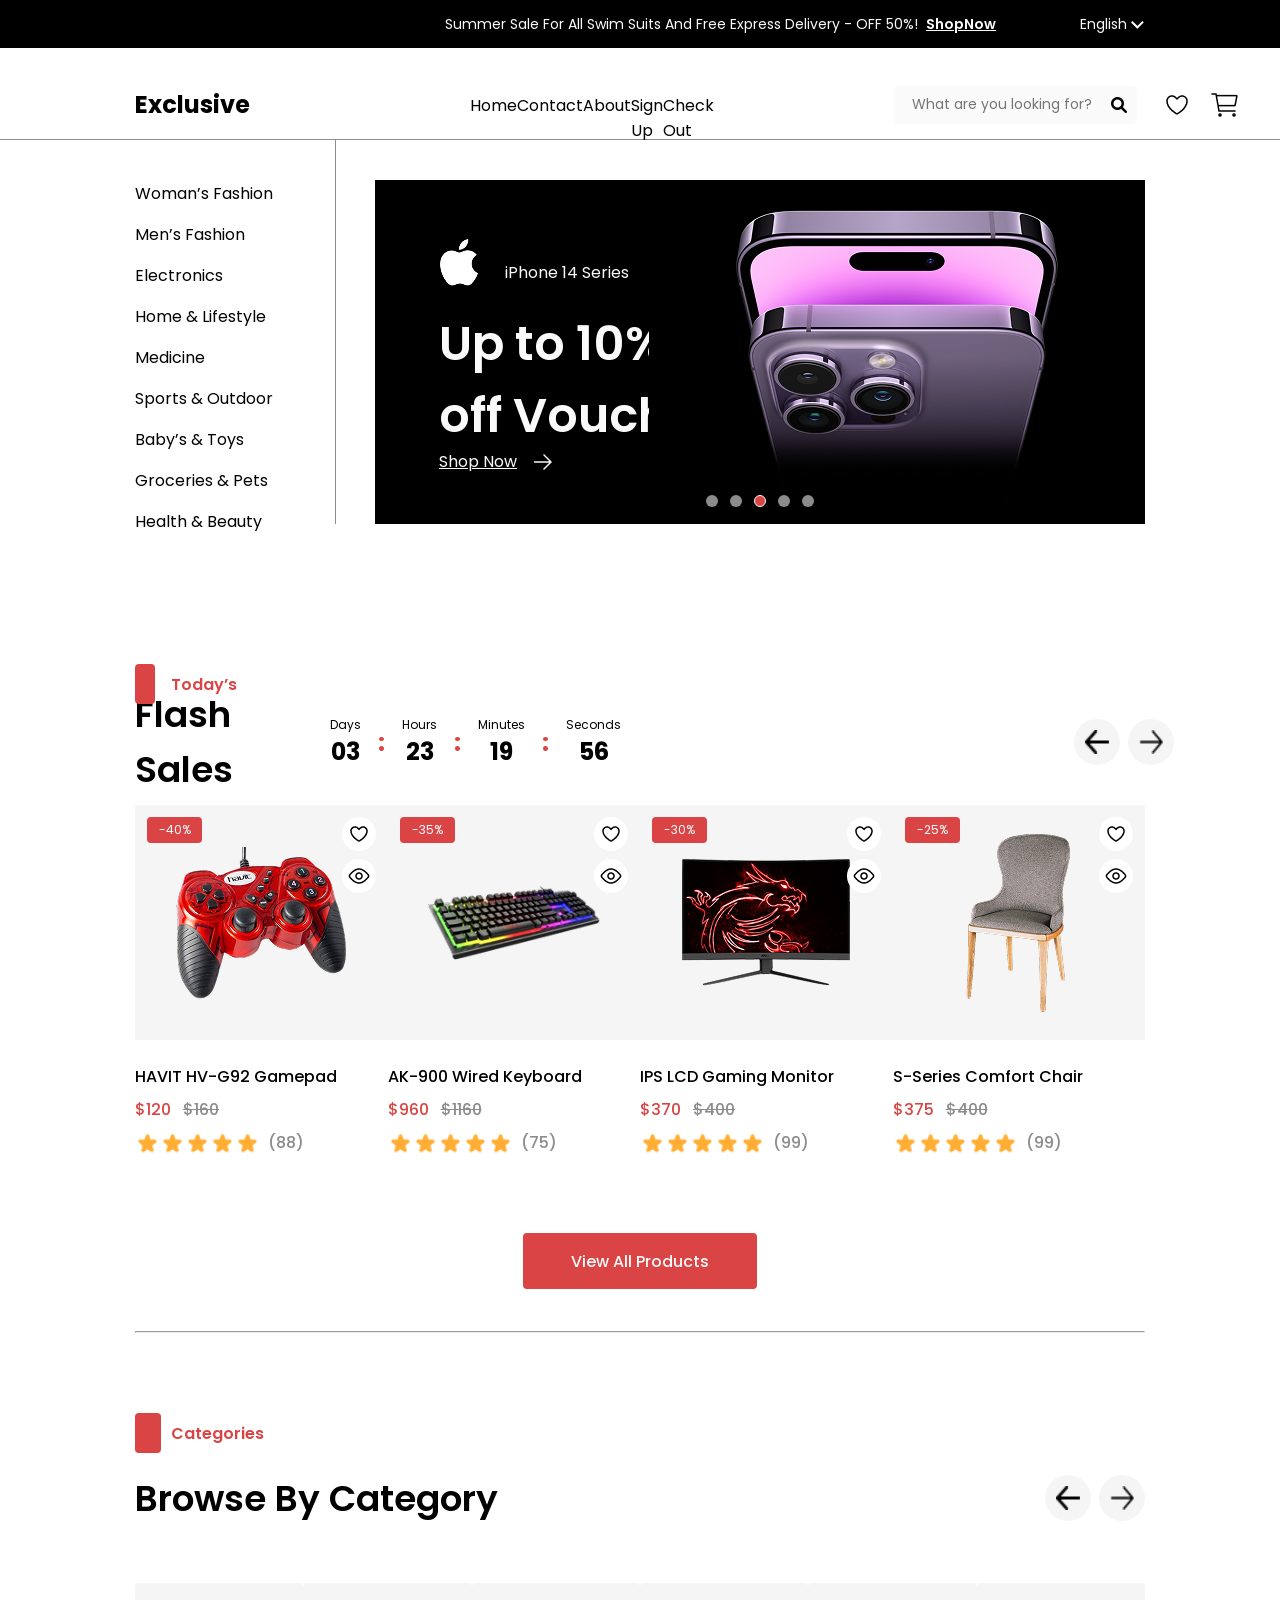
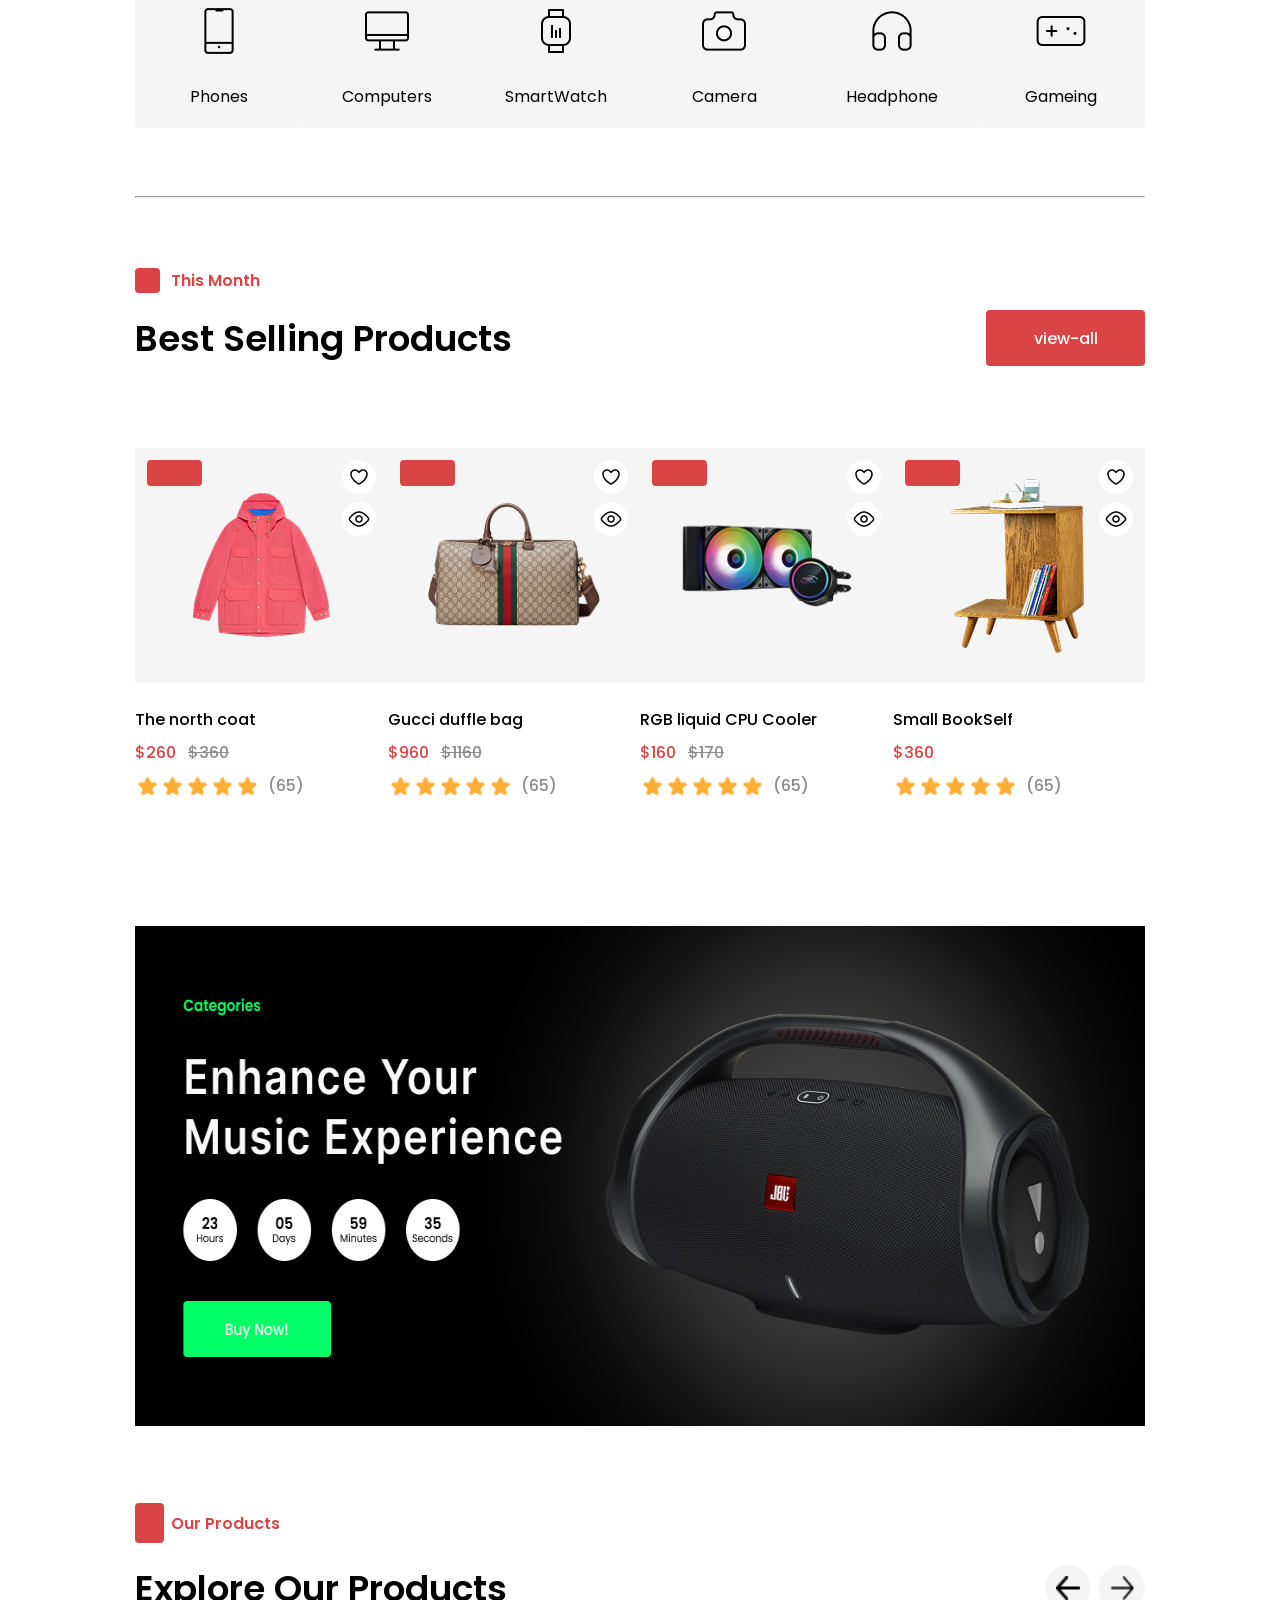
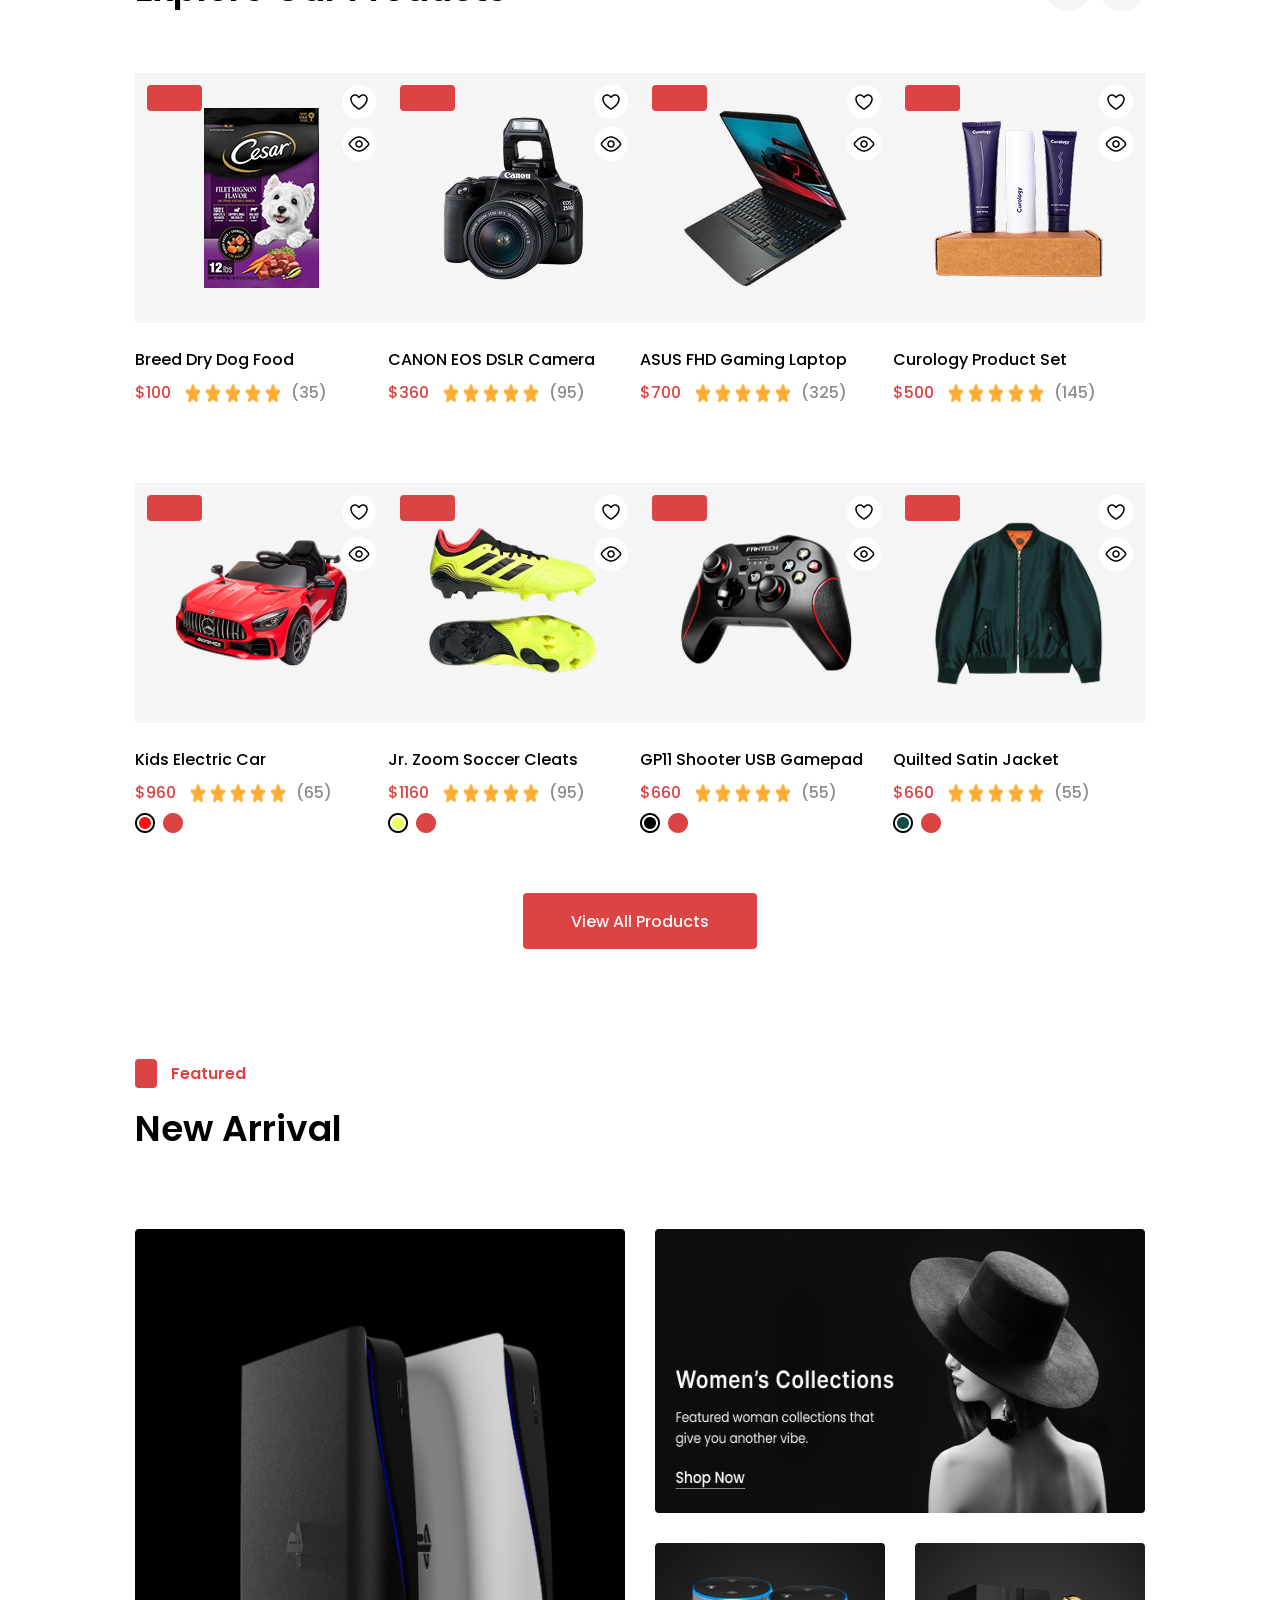
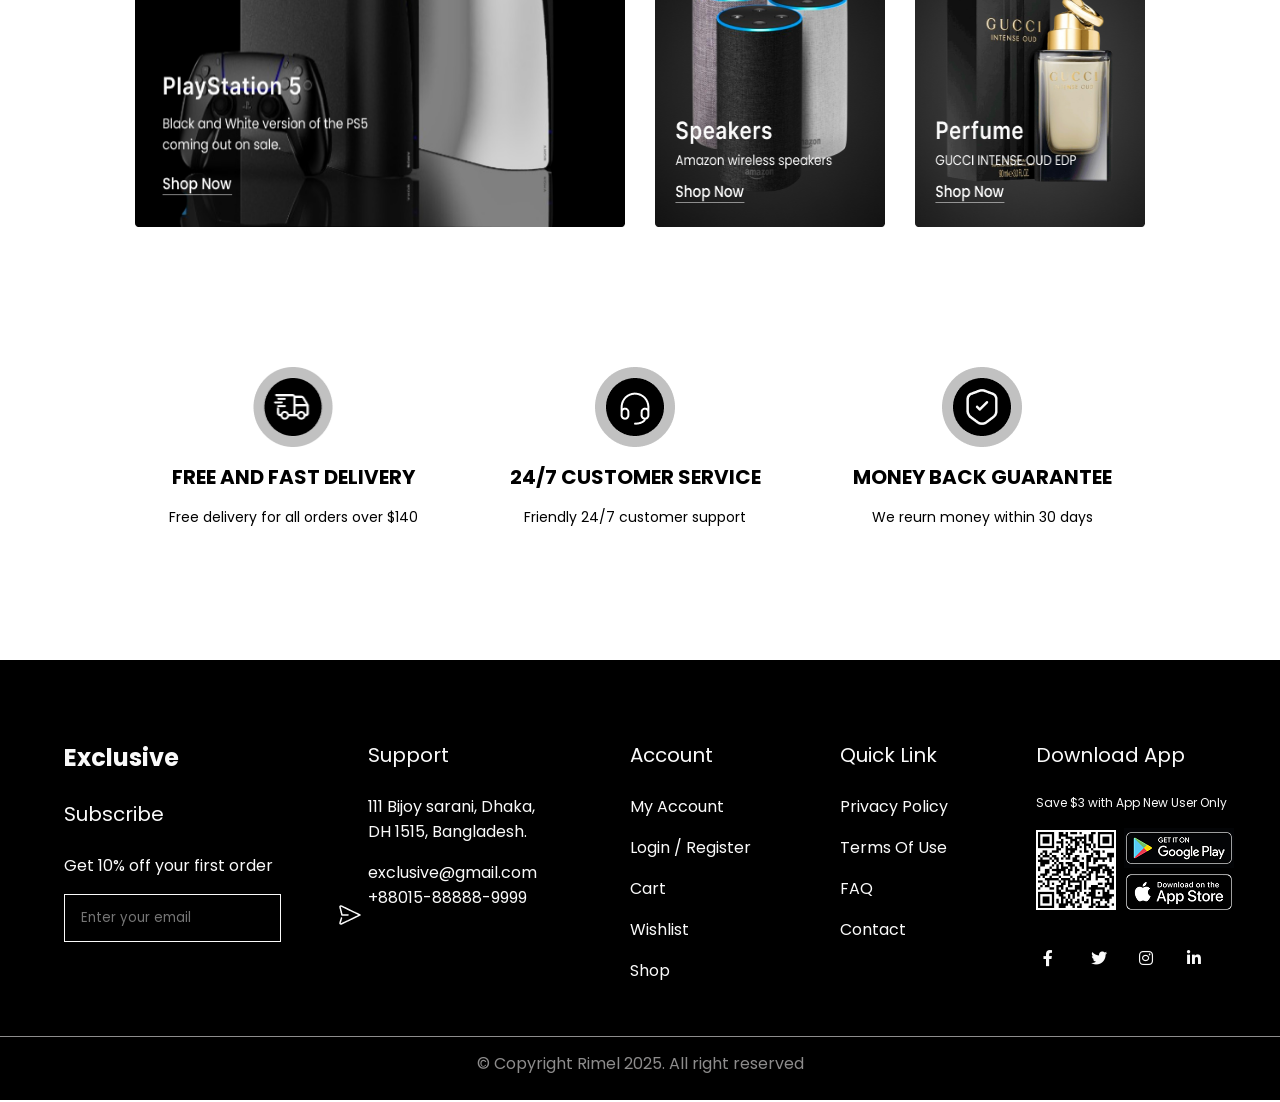
<file: index.html>
<!DOCTYPE html>
<html lang="en">
  <head>
    <meta charset="utf-8" />
    <meta name="viewport" content="width=device-width, initial-scale=1.0" />
    <title>Home</title>
    <link rel="stylesheet" href="./css/Home.css" />
    <link rel="stylesheet" href="./css/nav&footer.css" />

    <link
      rel="stylesheet"
      href="https://cdnjs.cloudflare.com/ajax/libs/font-awesome/6.0.0/css/all.min.css"
    />
    <link rel="preconnect" href="https://fonts.googleapis.com" />
    <link rel="preconnect" href="https://fonts.gstatic.com" crossorigin />
    <link
      href="https://fonts.googleapis.com/css2?family=Poppins:ital,wght@0,100;0,200;0,300;0,400;0,500;0,600;0,700;0,800;0,900;1,100;1,200;1,300;1,400;1,500;1,600;1,700;1,800;1,900&display=swap"
      rel="stylesheet"
    />
  </head>

  <body>
    <div id="home" class="container">
      <header>
        <div class="top-header">
          <div class="frame-2">
            <p>
              Summer Sale For All Swim Suits And Free Express Delivery - OFF
              50%!
            </p>
            <a href="#">ShopNow</a>
          </div>
          <div class="language-selector">
            <span class="language">English</span>
            <img class="dropdown-icon" src="assets/DropDown.png" />
          </div>
        </div>
        <nav class="pages-nav">
          <h1>Exclusive</h1>
          <ul>
            <li><a href="index.html">Home</a></li>
            <li><a href="contact.html">Contact</a></li>
            <li><a href="about.html">About</a></li>
            <li><a href="sign-up.html">Sign Up</a></li>
            <li><a href="checkout.html">Check Out</a></li>
          </ul>
          <div class="search-container">
            <input
              type="text"
              placeholder="What are you looking for?"
              class="Search-input"
            />
            <i class="fa-solid fa-magnifying-glass search-icon"></i>
          </div>
          <a href="WishList.html" class="WishList-icon"
            ><img src="./assets/Wishlist.png"/></a>
          <a href="cart.html"><img src="./assets/Cart1.png" /></a>
        </nav>
      </header>
      <main>
        <section class="first-sec">
          <div class="categories-box">
            <label style="visibility: hidden">.</label>
            <label>Woman’s Fashion</label>
            <label>Men’s Fashion</label>
            <label>Electronics</label>
            <label>Home & Lifestyle</label>
            <label>Medicine</label>
            <label>Sports & Outdoor</label>
            <label>Baby’s & Toys</label>
            <label>Groceries & Pets</label>
            <label>Health & Beauty</label>
          </div>
          <div class="promo-box">
            <div class="iphone14">
              <img src="assets/Apple.png" />
              <p>iPhone 14 Series</p>
            </div>
            <h1>Up to 10% off Voucher</h1>
            <a href="#"
              >Shop Now <img class="arrow" src="assets/arrow.png"
            /></a>
            <div class="pagenation">
              <div></div>
              <div></div>
              <div class="active-circle"></div>
              <div></div>
              <div></div>
            </div>
          </div>
        </section>
        <section class="today-sec">
          <div class="flag">Today’s</div>
          <div class="flash-sales">
            <h2>Flash Sales</h2>
            <div class="countdown">
              <div class="time">
                <span class="label">Days</span>
                <span class="number">03</span>
              </div>
              <span class="separator">:</span>
              <div class="time">
                <span class="label">Hours</span>
                <span class="number">23</span>
              </div>
              <span class="separator">:</span>
              <div class="time">
                <span class="label">Minutes</span>
                <span class="number">19</span>
              </div>
              <span class="separator">:</span>
              <div class="time">
                <span class="label">Seconds</span>
                <span class="number">56</span>
              </div>
            </div>

            <div class="arrows-box">
              <button class="arrow-btn">
                <img src="assets/L-arrow.png" />
              </button>
              <button class="arrow-btn">
                <img src="assets/r-arrow.png" />
              </button>
            </div>
          </div>
          <div class="first-product-group">
            <div class="product-card" data-person="-40%">
              <div class="photo-box"><img src="./assets/game pad.png" /></div>
              <p>HAVIT HV-G92 Gamepad</p>
              <div class="price">$120<del>$160</del></div>
              <div class="rate"><img src="./assets/Five star.png" />(88)</div>
            </div>
            <div class="product-card" data-person="-35%">
              <div class="photo-box"><img src="./assets/keyboard.png" /></div>
              <p>AK-900 Wired Keyboard</p>
              <div class="price">$960<del>$1160</del></div>
              <div class="rate"><img src="./assets/Five star.png" />(75)</div>
            </div>
            <div class="product-card" data-person="-30%">
              <div class="photo-box"><img src="./assets/screen.png" /></div>
              <p>IPS LCD Gaming Monitor</p>
              <div class="price">$370<del>$400</del></div>
              <div class="rate"><img src="./assets/Five star.png" />(99)</div>
            </div>
            <div class="product-card" data-person="-25%">
              <div class="photo-box"><img src="./assets/chair.png" /></div>
              <p>S-Series Comfort Chair</p>
              <div class="price">$375<del>$400</del></div>
              <div class="rate"><img src="./assets/Five star.png" />(99)</div>
            </div>
          </div>
        </section>
        <div class="view-all">
          <button class="btn-view-all">View All Products</button>
          <hr />
        </div>
        <section class="categ-section">
          <div class="flag">Categories</div>
          <div class="BBC">
            <h2>Browse By Category</h2>
            <div class="arrows-box">
              <button class="arrow-btn">
                <img src="assets/L-arrow.png" />
              </button>
              <button class="arrow-btn">
                <img src="assets/r-arrow.png" />
              </button>
            </div>
          </div>
          <div class="group-of-all-categ">
            <div class="single-categ">
              <img src="./assets/Phone.png" />
              Phones
            </div>
            <div class="single-categ">
              <img src="./assets/Computer.png" />
              Computers
            </div>
            <div class="single-categ">
              <img src="./assets/SmartWatch.png" />
              SmartWatch
            </div>
            <div class="single-categ">
              <img src="./assets/Camera.png" />
              Camera
            </div>
            <div class="single-categ">
              <img src="./assets/Headphone.png" />
              Headphone
            </div>
            <div class="single-categ">
              <img src="./assets/Gamepad.png" />
              Gameing
            </div>
          </div>
        </section>
        <hr class="hrTwo" />
        <section class="this-month-sec">
          <div class="flag">This Month</div>
          <div class="BBC">
            <h2>Best Selling Products</h2>
            <button class="VA-btn">view-all</button>
          </div>
          <div class="first-product-group">
            <div class="product-card">
              <div class="photo-box"><img src="./assets/coat.png" /></div>
              <p>The north coat</p>
              <div class="price">$260<del>$360</del></div>
              <div class="rate"><img src="./assets/Five star.png" />(65)</div>
            </div>
            <div class="product-card">
              <div class="photo-box"><img src="./assets/bag.png" /></div>
              <p>Gucci duffle bag</p>
              <div class="price">$960<del>$1160</del></div>
              <div class="rate"><img src="./assets/Five star.png" />(65)</div>
            </div>
            <div class="product-card">
              <div class="photo-box"><img src="./assets/RGB.png" /></div>
              <p>RGB liquid CPU Cooler</p>
              <div class="price">$160<del>$170</del></div>
              <div class="rate"><img src="./assets/Five star.png" />(65)</div>
            </div>
            <div class="product-card">
              <div class="photo-box"><img src="./assets/BookSelf.png" /></div>
              <p>Small BookSelf</p>
              <div class="price">$360</div>
              <div class="rate"><img src="./assets/Five star.png" />(65)</div>
            </div>
          </div>
        </section>
        <img class="Enhance" src="./assets/Enhance.png" />
        <section id="our-products" class="categ-section">
          <div class="flag">Our Products</div>
          <div class="BBC">
            <h2>Explore Our Products</h2>
            <div class="arrows-box">
              <button class="arrow-btn">
                <img src="assets/L-arrow.png" />
              </button>
              <button class="arrow-btn">
                <img src="assets/r-arrow.png" />
              </button>
            </div>
          </div>
          <div class="first-product-group">
            <div class="product-card">
              <div class="photo-box"><img src="./assets/dog.png" /></div>
              <p>Breed Dry Dog Food</p>
              <div class="price">
                $100
                <div class="rate"><img src="./assets/Five star.png" />(35)</div>
              </div>
            </div>
            <div class="product-card">
              <div class="photo-box">
                <img src="./assets/canon-camera.png" />
              </div>
              <p>CANON EOS DSLR Camera</p>
              <div class="price">
                $360
                <div class="rate"><img src="./assets/Five star.png" />(95)</div>
              </div>
            </div>
            <div class="product-card">
              <div class="photo-box"><img src="./assets/laptop.png" /></div>
              <p>ASUS FHD Gaming Laptop</p>
              <div class="price">
                $700
                <div class="rate"><img src="./assets/Five star.png" />(325)</div>
              </div>
            </div>
            <div class="product-card">
              <div class="photo-box">
                <img src="./assets/product-set.png" />
              </div>
              <p>Curology Product Set</p>
              <div class="price">
                $500
                <div class="rate"><img src="./assets/Five star.png" />(145)</div>
              </div>
            </div>
          </div>
          <!-- ===================================== -->
          <div class="first-product-group" id="with-colers">
            <div class="product-card">
              <div class="photo-box"><img src="./assets/car.png" /></div>
              <p>Kids Electric Car</p>
              <div class="price">
                $960
                <div class="rate"><img src="./assets/Five star.png" />(65)</div>
              </div>
              <img src="./assets/car color.png" />
            </div>
            <div class="product-card">
              <div class="photo-box"><img src="./assets/soccer.png" /></div>
              <p>Jr. Zoom Soccer Cleats</p>
              <div class="price">
                $1160
                <div class="rate"><img src="./assets/Five star.png" />(95)</div>
              </div>
              <img src="./assets/soccer colors.png" />
            </div>
            <div class="product-card">
              <div class="photo-box">
                <img src="./assets/black game pad.png" />
              </div>
              <p>GP11 Shooter USB Gamepad</p>
              <div class="price">
                $660
                <div class="rate"><img src="./assets/Five star.png" />(55)</div>
              </div>
              <img src="./assets/game pad colors.png" />
            </div>
            <div class="product-card">
              <div class="photo-box"><img src="./assets/jacket.png" /></div>
              <p>Quilted Satin Jacket</p>
              <div class="price">
                $660
                <div class="rate"><img src="./assets/Five star.png" />(55)</div>
              </div>
              <img src="./assets/jacket colors.png" />
            </div>
          </div>
          <button id="second-VA-brn" class="btn-view-all">
            View All Products
          </button>
        </section>
        <section class="Featured">
          <div class="flag">Featured</div>
          <h2>New Arrival</h2>
          <div class="grid-box">
            <img id="PlayStation" src="./assets/PlayStation.png" />
            <img id="women-collection" src="./assets/women's collection.png" />
            <img id="speaker" src="./assets/speaker.png" />
            <img id="perfume" src="./assets/perfume.png" />
          </div>
        </section>
        <section class="properties">
          <div>
            <img src="./assets/delivery.png" />
            <h4>FREE AND FAST DELIVERY</h4>
            <p>Free delivery for all orders over $140</p>
          </div>
          <div>
            <img src="./assets/customer service.png" />
            <h4>24/7 CUSTOMER SERVICE</h4>
            <p>Friendly 24/7 customer support</p>
          </div>
          <div>
            <img src="./assets/money back.png" />
            <h4>MONEY BACK GUARANTEE</h4>
            <p>We reurn money within 30 days</p>
          </div>
        </section>
      </main>
      <footer>
        <div class="footer-content">
          <div class="footer-column">
            <h3 class="logo">Exclusive</h3>
            <h4>Subscribe</h4>
            <p>Get 10% off your first order</p>
            <form class="subscribe-form">
              <input type="email" placeholder="Enter your email" />
              <button type="submit" aria-label="Send">
                <img src="assets/icon-send.png" />
              </button>
            </form>
          </div>
          <div class="footer-column">
            <h4>Support</h4>
            <p>111 Bijoy sarani, Dhaka, DH 1515, Bangladesh.</p>
            <a href="mailto:exclusive@gmail.com">exclusive@gmail.com</a>
            <a href="tel:+8801588888999">+88015-88888-9999</a>
          </div>
          <div class="footer-column">
            <h4>Account</h4>
            <ul>
              <li><a href="#">My Account</a></li>
              <li><a href="#">Login / Register</a></li>
              <li><a href="#">Cart</a></li>
              <li><a href="#">Wishlist</a></li>
              <li><a href="#">Shop</a></li>
            </ul>
          </div>
          <div class="footer-column">
            <h4>Quick Link</h4>
            <ul>
              <li><a href="#">Privacy Policy</a></li>
              <li><a href="#">Terms Of Use</a></li>
              <li><a href="#">FAQ</a></li>
              <li><a href="#">Contact</a></li>
            </ul>
          </div>
          <div class="footer-column">
            <h4>Download App</h4>
            <p class="small-p">Save $3 with App New User Only</p>
            <div class="app-download">
              <img src="assets/Frame 719.png" />
            </div>
            <div class="social-links">
              <a href="https://www.facebook.com/" target="_blank"
                ><i class="fa-brands fa-facebook-f"></i
              ></a>
              <a href="https://twitter.com/" target="_blank"
                ><i class="fa-brands fa-twitter"></i
              ></a>
              <a href="https://www.instagram.com/" target="_blank"
                ><i class="fa-brands fa-instagram"></i
              ></a>
              <a href="https://www.linkedin.com/" target="_blank"
                ><i class="fa-brands fa-linkedin-in"></i
              ></a>
            </div>
          </div>
        </div>
        <div class="copyright">
          <p>&copy; Copyright Rimel 2025. All right reserved</p>
        </div>
      </footer>
    </div>
  </body>
</html>
</file>
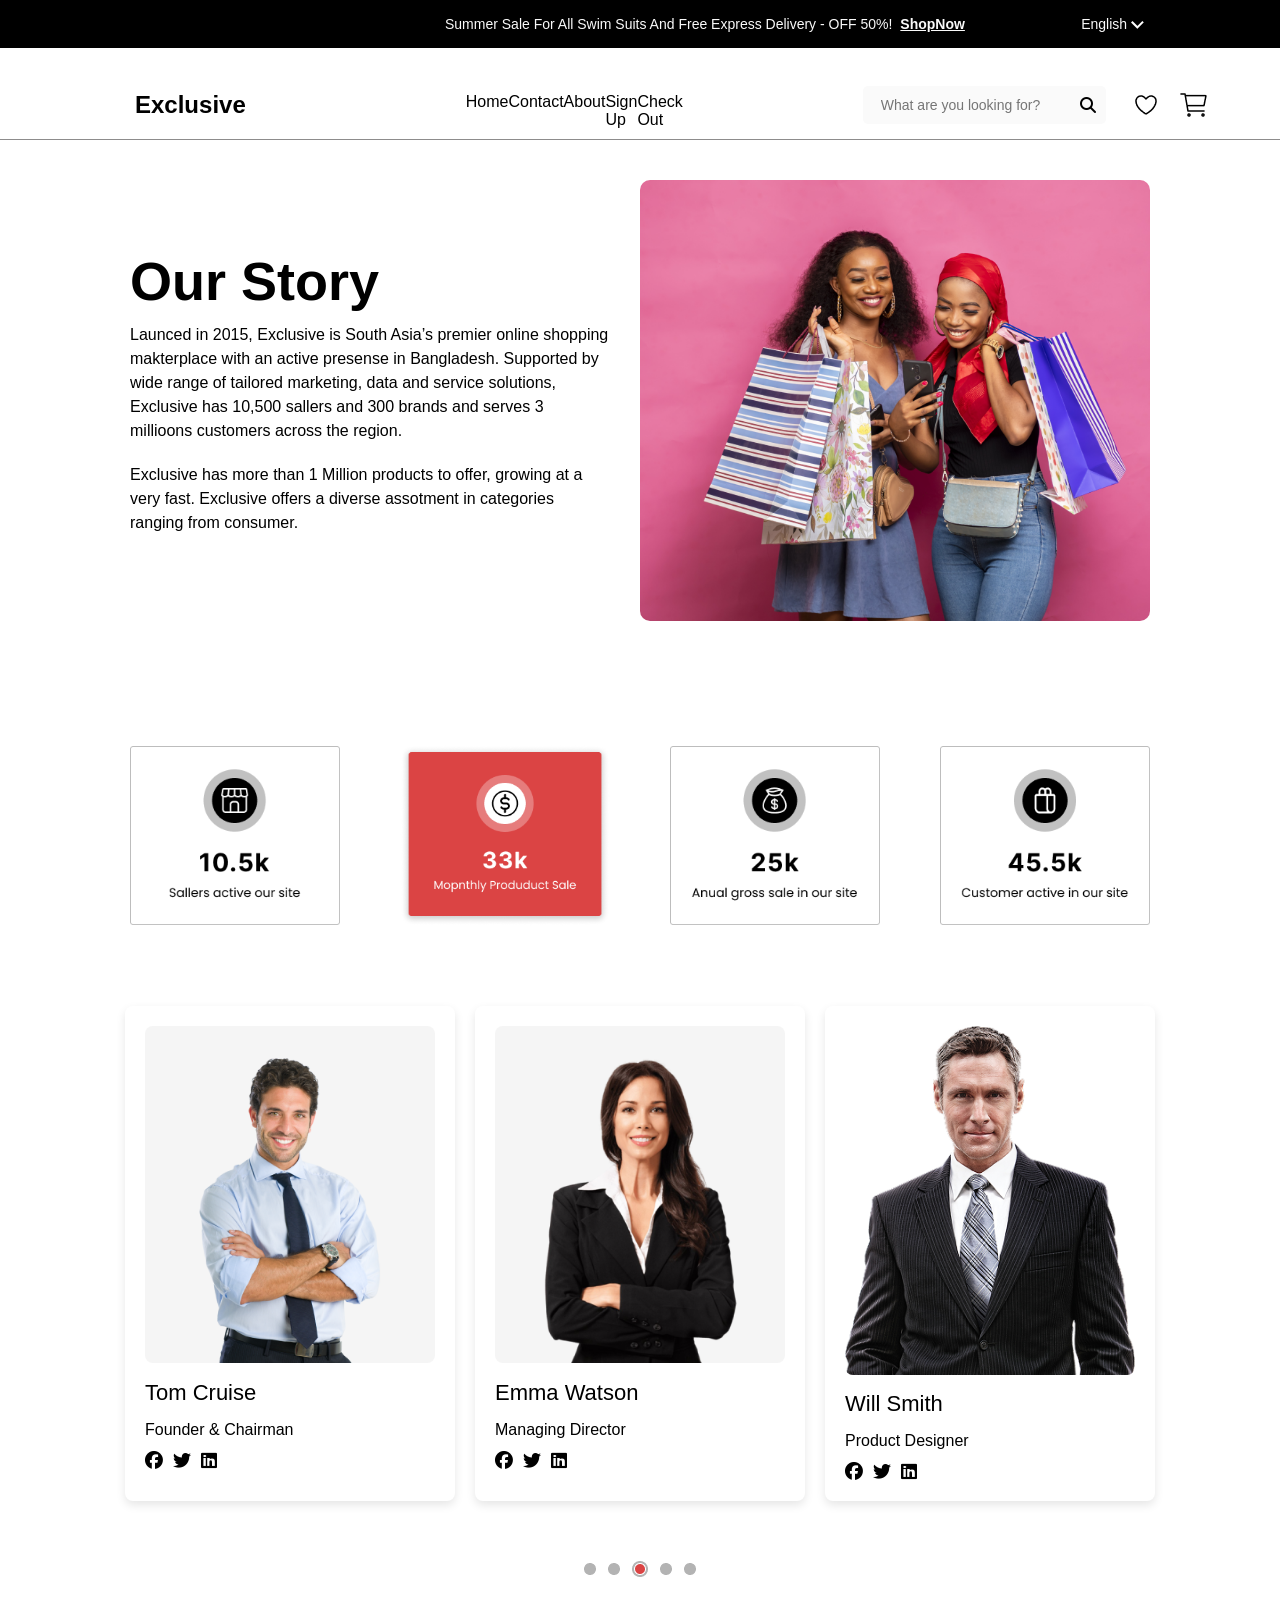
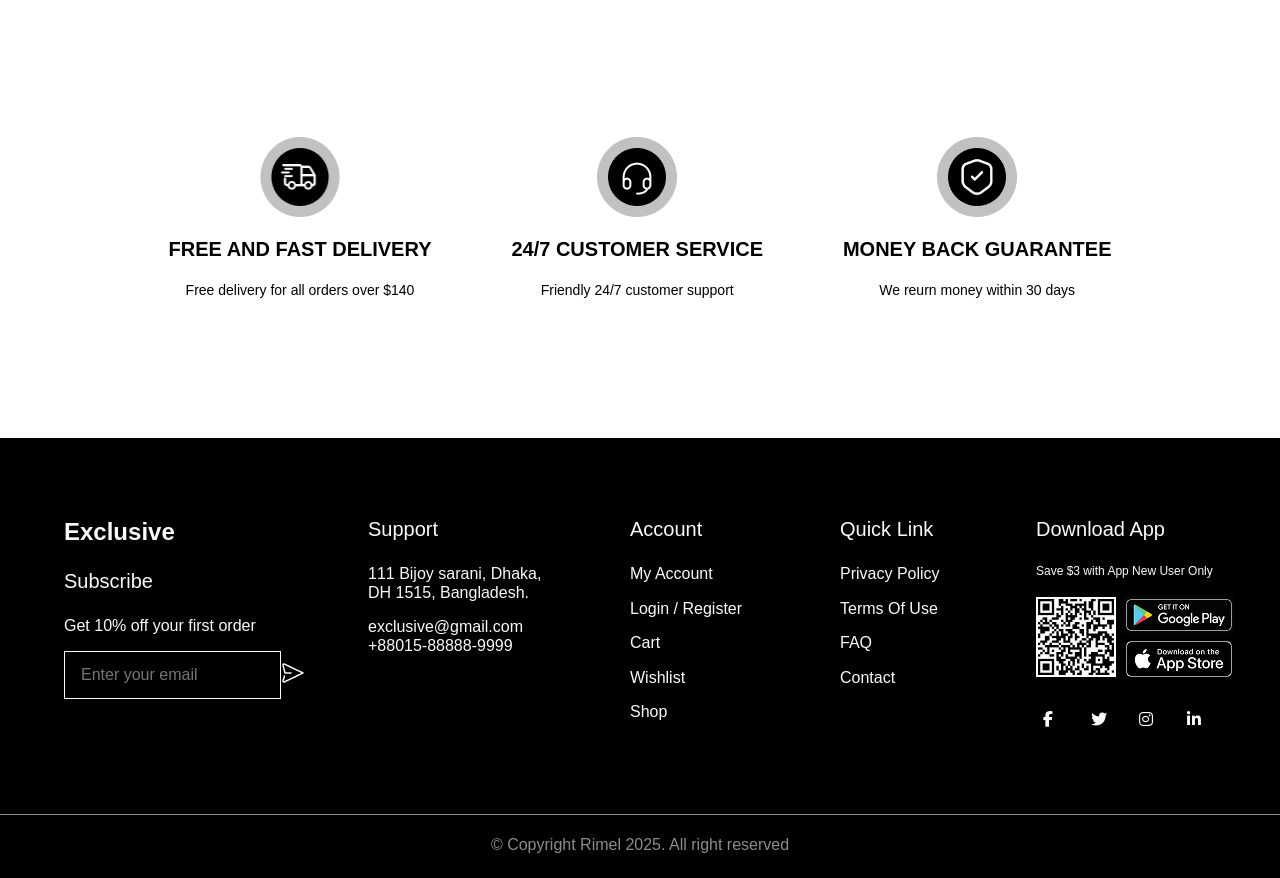
<file: about.html>
<!DOCTYPE html>
<html lang="en">
  <head>
    <meta charset="UTF-8" />
    <meta name="viewport" content="width=device-width, initial-scale=1.0" />
    <title>About</title>
    <link rel="stylesheet" href="CSS/about.css" />
    <link rel="stylesheet" href="CSS/all.min.css" />
    <link rel="stylesheet" href="CSS/normalize.css" />
    <link rel="stylesheet" href="CSS/nav&footer.css" />
    <link
      rel="stylesheet"
      href="https://cdnjs.cloudflare.com/ajax/libs/font-awesome/6.5.1/css/all.min.css"
    />
  </head>
  <body>
    <header>
      <div class="top-header">
        <div class="frame-2">
          <p>
            Summer Sale For All Swim Suits And Free Express Delivery - OFF 50%!
          </p>
          <a href="#">ShopNow</a>
        </div>
        <div class="language-selector">
          <span class="language">English</span>
          <img class="dropdown-icon" src="assets/DropDown.png" />
        </div>
      </div>
      <nav class="pages-nav">
        <h1>Exclusive</h1>
        <ul>
          <li><a href="index.html">Home</a></li>
          <li><a href="contact.html">Contact</a></li>
          <li><a href="about.html">About</a></li>
          <li><a href="sign-up.html">Sign Up</a></li>
          <li><a href="checkout.html">Check Out</a></li>
        </ul>
        <div class="search-container">
          <input
            type="text"
            placeholder="What are you looking for?"
            class="Search-input"
          />
          <i class="fa-solid fa-magnifying-glass search-icon"></i>
        </div>
        <a href="WishList.html" class="WishList-icon"
          ><img src="assets/Wishlist.png"
        /></a>
        <a href="cart.html"><img src="assets/Cart1.png" /></a>
      </nav>
    </header>
    <!--  -->
    <!-- First Section: Text & Image -->
    <section class="about-section">
      <div class="text-content">
        <h2>Our Story</h2>
        <p>
          Launced in 2015, Exclusive is South Asia’s premier online shopping
          makterplace with an active presense in Bangladesh. Supported by wide
          range of tailored marketing, data and service solutions, Exclusive has
          10,500 sallers and 300 brands and serves 3 millioons customers across
          the region.
        </p>
        <p>
          Exclusive has more than 1 Million products to offer, growing at a very
          fast. Exclusive offers a diverse assotment in categories ranging from
          consumer.
        </p>
      </div>
      <div class="image-content">
        <img src="assets/girls.png" alt="Shopping Girls" />
      </div>
    </section>

    <!-- Second Section: 4 Images -->
    <section class="stats-section">
      <div class="stat-box">
        <img src="assets/p10.5.png" alt="" />
      </div>
      <div class="stat-box">
        <img src="assets/p33Red.png" alt="" />
      </div>
      <div class="stat-box">
        <img src="assets/p25.png" alt="" />
      </div>
      <div class="stat-box">
        <img src="assets/p45.png" alt="" />
      </div>
    </section>

    <!-- Third Section: 3 Cards -->
    <section class="team-section">
      <div class="team-card">
        <img src="assets/aboKarafta.png" alt="Tom Cruise" />
        <h2>Tom Cruise</h2>
        <p>Founder & Chairman</p>
        <div class="icons">
          <i class="fab fa-facebook"></i>
          <i class="fab fa-twitter"></i>
          <i class="fab fa-linkedin"></i>
        </div>
      </div>
      <div class="team-card">
        <img src="assets/girl.png" alt="Emma Watson" />
        <h2>Emma Watson</h2>
        <p>Managing Director</p>
        <div class="icons">
          <i class="fab fa-facebook"></i>
          <i class="fab fa-twitter"></i>
          <i class="fab fa-linkedin"></i>
        </div>
      </div>
      <div class="team-card">
        <img src="assets/aboBadla.png" alt="Will Smith" />
        <h2>Will Smith</h2>
        <p>Product Designer</p>
        <div class="icons">
          <i class="fab fa-facebook"></i>
          <i class="fab fa-twitter"></i>
          <i class="fab fa-linkedin"></i>
        </div>
      </div>
    </section>
    <section class="singlePointImages">
      <img src="assets/Frame 883.png" alt="" />
    </section>

    <!--  -->
    <section class="properties">
      <div>
        <img src="./assets/delivery.png" />
        <h4>FREE AND FAST DELIVERY</h4>
        <p>Free delivery for all orders over $140</p>
      </div>
      <div>
        <img src="./assets/customer service.png" />
        <h4>24/7 CUSTOMER SERVICE</h4>
        <p>Friendly 24/7 customer support</p>
      </div>
      <div>
        <img src="./assets/money back.png" />
        <h4>MONEY BACK GUARANTEE</h4>
        <p>We reurn money within 30 days</p>
      </div>
    </section>

    <!-- FOOTER -->
    <footer>
      <div class="footer-content">
        <div class="footer-column">
          <h3 class="logo">Exclusive</h3>
          <h4>Subscribe</h4>
          <p>Get 10% off your first order</p>
          <form class="subscribe-form">
            <input type="email" placeholder="Enter your email" />
            <button type="submit" aria-label="Send">
              <img src="assets/icon-send.png" />
            </button>
          </form>
        </div>
        <div class="footer-column">
          <h4>Support</h4>
          <p>111 Bijoy sarani, Dhaka, DH 1515, Bangladesh.</p>
          <a href="mailto:exclusive@gmail.com">exclusive@gmail.com</a>
          <a href="tel:+8801588888999">+88015-88888-9999</a>
        </div>
        <div class="footer-column">
          <h4>Account</h4>
          <ul>
            <li><a href="#">My Account</a></li>
            <li><a href="#">Login / Register</a></li>
            <li><a href="#">Cart</a></li>
            <li><a href="#">Wishlist</a></li>
            <li><a href="#">Shop</a></li>
          </ul>
        </div>
        <div class="footer-column">
          <h4>Quick Link</h4>
          <ul>
            <li><a href="#">Privacy Policy</a></li>
            <li><a href="#">Terms Of Use</a></li>
            <li><a href="#">FAQ</a></li>
            <li><a href="#">Contact</a></li>
          </ul>
        </div>
        <div class="footer-column">
          <h4>Download App</h4>
          <p class="small-p">Save $3 with App New User Only</p>
          <div class="app-download">
            <img src="assets/Frame 719.png" />
          </div>
          <div class="social-links">
            <a href="https://www.facebook.com/" target="_blank"
              ><i class="fa-brands fa-facebook-f"></i
            ></a>
            <a href="https://twitter.com/" target="_blank"
              ><i class="fa-brands fa-twitter"></i
            ></a>
            <a href="https://www.instagram.com/" target="_blank"
              ><i class="fa-brands fa-instagram"></i
            ></a>
            <a href="https://www.linkedin.com/" target="_blank"
              ><i class="fa-brands fa-linkedin-in"></i
            ></a>
          </div>
        </div>
      </div>
      <div class="copyright">
        <p>&copy; Copyright Rimel 2025. All right reserved</p>
      </div>
    </footer>
  </body>
</html>
</file>
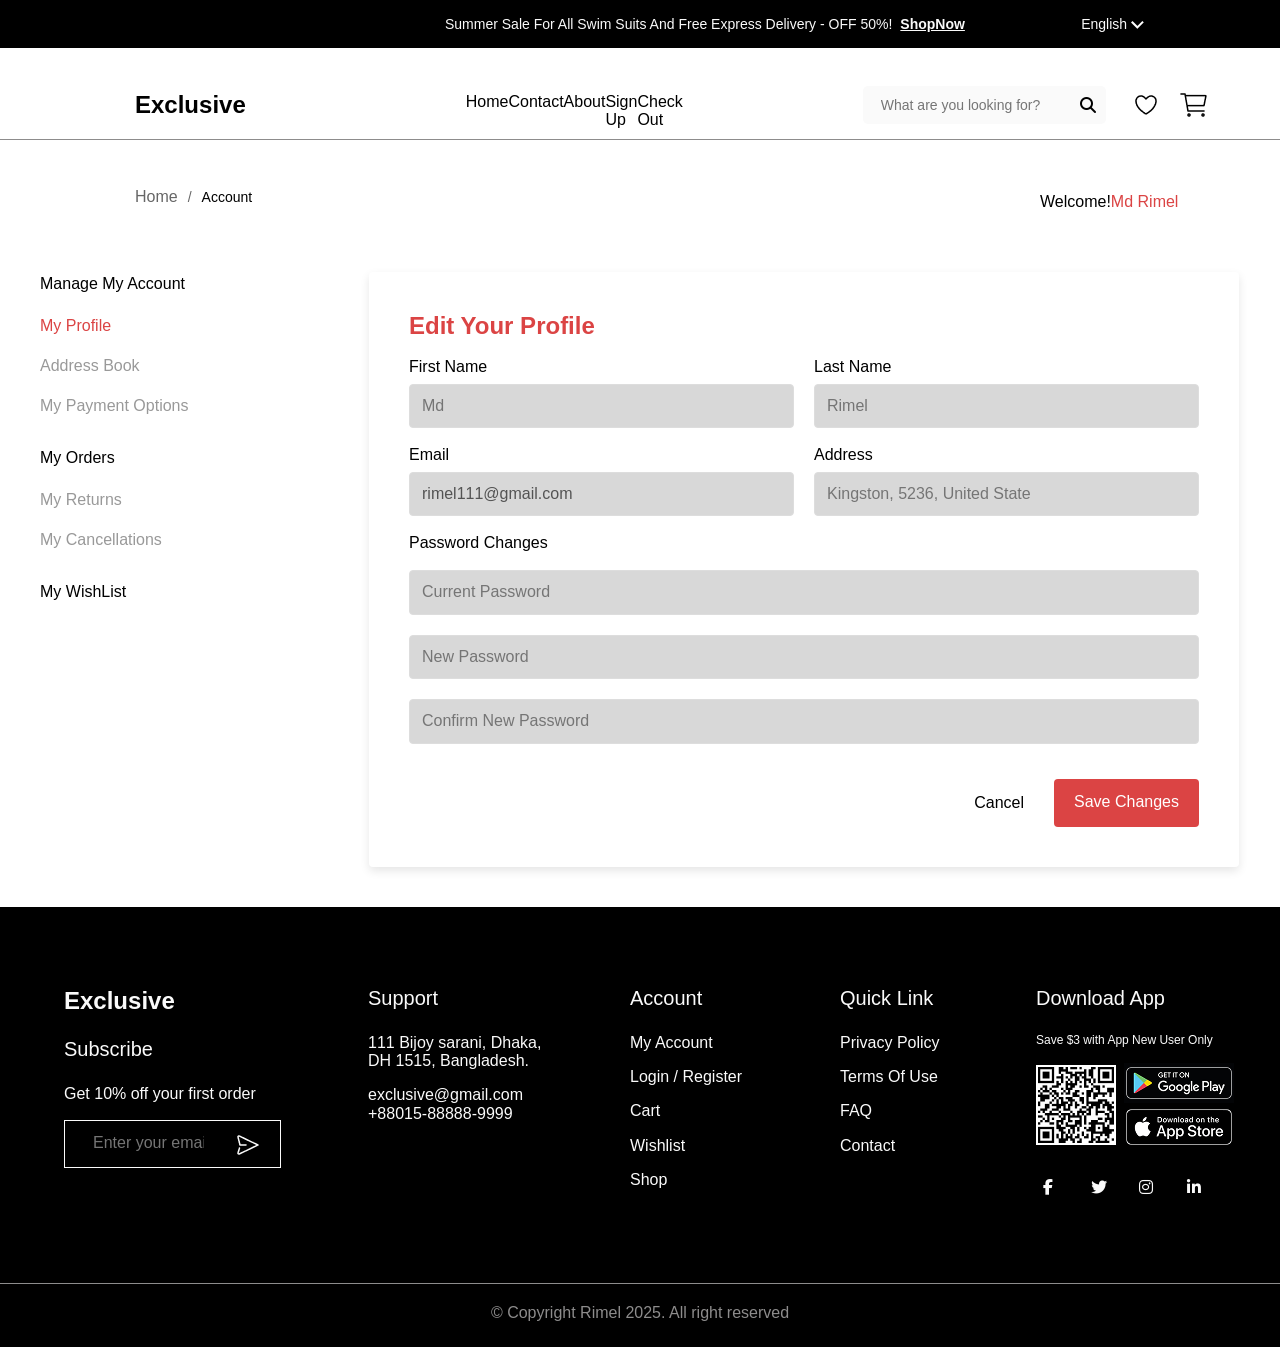
<file: account.html>
<!DOCTYPE html>
<html lang="en">
  <head>
    <meta charset="UTF-8" />
    <meta name="viewport" content="width=device-width, initial-scale=1.0" />
    <title>Account</title>
    <link rel="stylesheet" href="CSS/account.css" />
    <link rel="stylesheet" href="CSS/all.min.css" />
    <link rel="stylesheet" href="CSS/normalize.css" />
    <link rel="stylesheet" href="CSS/nav&footer.css" />
    <link
      rel="stylesheet"
      href="https://cdnjs.cloudflare.com/ajax/libs/font-awesome/6.5.1/css/all.min.css"
    />
  </head>
  <body>
    <header>
      <div class="top-header">
          <div class="frame-2">
              <p>Summer Sale For All Swim Suits And Free Express Delivery - OFF 50%!</p>
              <a href="#">ShopNow</a>
          </div>
          <div class="language-selector">
              <span class="language">English</span>
              <img class="dropdown-icon" src="./assets/DropDown.png" />
          </div>
      </div>
      <nav class="pages-nav">
          <h1>Exclusive</h1>
          <ul>
              <li><a href="index.html">Home</a></li>
              <li><a href="contact.html">Contact</a></li>
              <li><a href="about.html">About</a></li>
              <li><a href="sign-up.html">Sign Up</a></li>
            <li><a href="checkout.html">Check Out</a></li>

          </ul>
          <div class="search-container">
              <input type="text" placeholder="What are you looking for?" class="Search-input" />
              <i class="fa-solid fa-magnifying-glass search-icon"></i>
          </div>
          <a href="WishList.html" class="WishList-icon"><img src="/assets/Wishlist.png"></a>
          <a href="cart.html"><img src="/assets/Cart1.png"></a>
      </nav>
  </header>
    <!--  -->
    <!-- Navigation (Breadcrumb) -->
     <div class="specialNav">

        <nav class="breadcrumb">
          <a href="#">Home</a>/<span>Account</span>
        </nav>
        <p>Welcome!<span>Md Rimel</span></p>
      </div>
    <!--  -->
    <div class="container">
      <!-- Sidebar -->
      <div class="sidebar">
          <h3>Manage My Account</h3>
          <ul>
              <li class="active">My Profile</li>
              <li>Address Book</li>
              <li>My Payment Options</li>
          </ul>

          <h3>My Orders</h3>
          <ul>
              <li>My Returns</li>
              <li>My Cancellations</li>
          </ul>

          <h3>My WishList</h3>
      </div>

      <!-- Profile Edit Section -->
      <div class="profile-container">
          <h2>Edit Your Profile</h2>

          <form class="profile-form">
              <div class="form-group">
                  <div>
                      <label>First Name</label>
                      <input type="text" placeholder="Md">
                  </div>
                  <div>
                      <label>Last Name</label>
                      <input type="text" placeholder="Rimel">
                  </div>
              </div>

              <div class="form-group">
                  <div>
                      <label>Email</label>
                      <input type="email" value="rimel111@gmail.com" disabled>
                  </div>
                  <div>
                      <label>Address</label>
                      <input type="text" placeholder="Kingston, 5236, United State">
                  </div>
              </div>

              <h3>Password Changes</h3>

              <div class="form-group">
                <div class="passwords">
                  <div>
                      <input type="password" placeholder="Current Password">
                  </div>

                  <div>
                      <input type="password" placeholder="New Password">
                  </div>
                 
                  <div>
                      <input type="password" placeholder="Confirm New Password">
                    </div>
                </div>
              </div>

              <div class="buttons">
                  <button class="cancel">Cancel</button>
                  <button class="save">Save Changes</button>
              </div>
          </form>
      </div>
  </div>

</body>

    <!-- FOOTER -->
    <footer>
      <div class="footer-content">
        <div class="footer-column">
          <h3 class="logo">Exclusive</h3>
          <h4>Subscribe</h4>
          <p>Get 10% off your first order</p>
          <form class="subscribe-form">
            <input type="email" placeholder="Enter your email" />
            <button type="submit" aria-label="Send">
              <img src="./assets/icon-send.png" />
            </button>
          </form>
        </div>
        <div class="footer-column">
          <h4>Support</h4>
          <p>111 Bijoy sarani, Dhaka, DH 1515, Bangladesh.</p>
          <a href="mailto:exclusive@gmail.com">exclusive@gmail.com</a>
          <a href="tel:+8801588888999">+88015-88888-9999</a>
        </div>
        <div class="footer-column">
          <h4>Account</h4>
          <ul>
            <li><a href="#">My Account</a></li>
            <li><a href="#">Login / Register</a></li>
            <li><a href="#">Cart</a></li>
            <li><a href="#">Wishlist</a></li>
            <li><a href="#">Shop</a></li>
          </ul>
        </div>
        <div class="footer-column">
          <h4>Quick Link</h4>
          <ul>
            <li><a href="#">Privacy Policy</a></li>
            <li><a href="#">Terms Of Use</a></li>
            <li><a href="#">FAQ</a></li>
            <li><a href="#">Contact</a></li>
          </ul>
        </div>
        <div class="footer-column">
          <h4>Download App</h4>
          <p class="small-p">Save $3 with App New User Only</p>
          <div class="app-download">
            <img src="./assets/Frame 719.png" />
          </div>
          <div class="social-links">
            <a href="https://www.facebook.com/" target="_blank"
              ><i class="fa-brands fa-facebook-f"></i
            ></a>
            <a href="https://twitter.com/" target="_blank"
              ><i class="fa-brands fa-twitter"></i
            ></a>
            <a href="https://www.instagram.com/" target="_blank"
              ><i class="fa-brands fa-instagram"></i
            ></a>
            <a href="https://www.linkedin.com/" target="_blank"
              ><i class="fa-brands fa-linkedin-in"></i
            ></a>
          </div>
        </div>
      </div>
      <div class="copyright">
        <p>&copy; Copyright Rimel 2025. All right reserved</p>
      </div>
    </footer>
  </body>
</html>
</file>
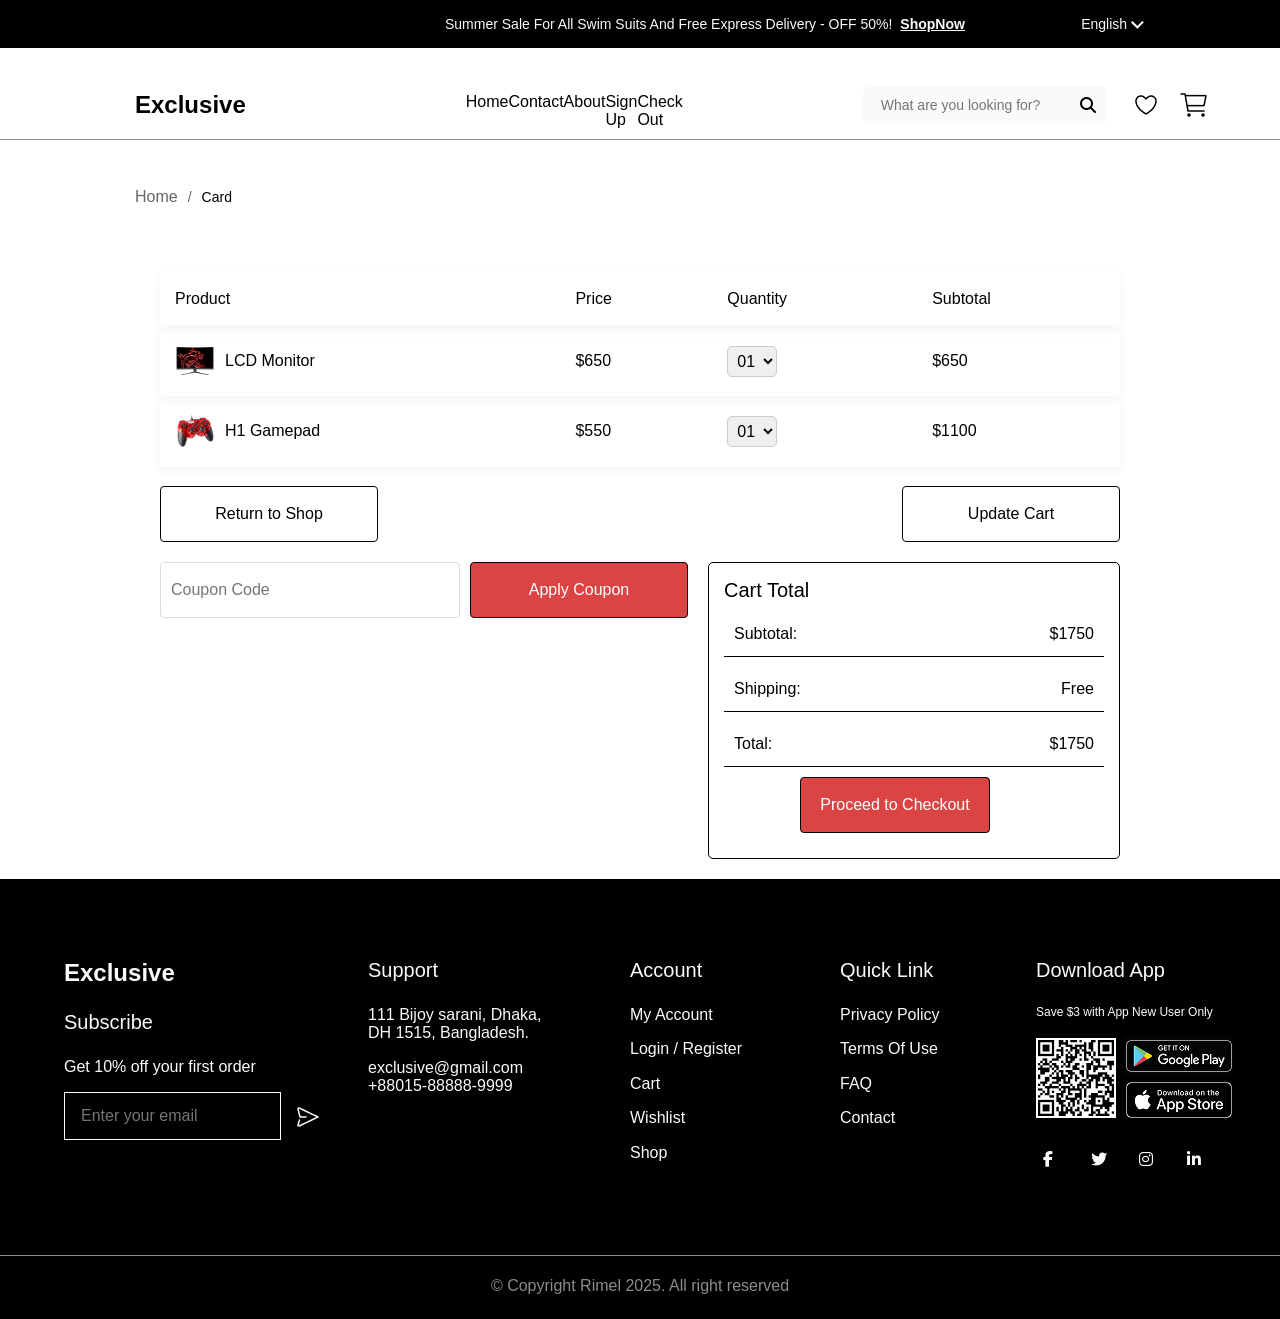
<file: cart.html>
<!DOCTYPE html>
<html lang="en">
  <head>
    <meta charset="UTF-8" />
    <meta name="viewport" content="width=device-width, initial-scale=1.0" />
    <title>Cart</title>
    <link rel="stylesheet" href="CSS/all.min.css" />
    <link rel="stylesheet" href="CSS/normalize.css" />
    <link rel="stylesheet" href="CSS/nav&footer.css" />
    <link rel="stylesheet" href="CSS/cart.css" />
    <link
      rel="stylesheet"
      href="https://cdnjs.cloudflare.com/ajax/libs/font-awesome/6.5.1/css/all.min.css"
    />
  </head>
  <body>
    <header>
      <div class="top-header">
        <div class="frame-2">
          <p>
            Summer Sale For All Swim Suits And Free Express Delivery - OFF 50%!
          </p>
          <a href="#">ShopNow</a>
        </div>
        <div class="language-selector">
          <span class="language">English</span>
          <img class="dropdown-icon" src="assets/DropDown.png" />
        </div>
      </div>
      <nav class="pages-nav">
        <h1>Exclusive</h1>
        <ul>
          <li><a href="index.html">Home</a></li>
          <li><a href="contact.html">Contact</a></li>
          <li><a href="about.html">About</a></li>
          <li><a href="sign-up.html">Sign Up</a></li>
          <li><a href="checkout.html">Check Out</a></li>
        </ul>
        <div class="search-container">
          <input
            type="text"
            placeholder="What are you looking for?"
            class="Search-input"
          />
          <i class="fa-solid fa-magnifying-glass search-icon"></i>
        </div>
        <a href="WishList.html" class="WishList-icon"
          ><img src="assets/Wishlist.png"
        /></a>
        <a href="cart.html"><img src="assets/Cart1.png" /></a>
      </nav>
    </header>
    <nav class="breadcrumb">
      <a href="#">Home</a>/
      <span>Card</span>
    </nav>
    <!--  -->
    <div class="cart-container">
      <!-- <h2>Cart</h2> -->

      <!-- Cart Table -->
      <table class="cart-table">
        <thead>
          <tr>
            <th>Product</th>
            <th>Price</th>
            <th>Quantity</th>
            <th>Subtotal</th>
          </tr>
        </thead>
        <tbody>
          <tr>
            <td class="product">
              <img src="assets/Monitor-Cart-Small.png" alt="LCD Monitor" />
              <span>LCD Monitor</span>
            </td>
            <td>$650</td>
            <td>
              <select>
                <option>01</option>
                <option>02</option>
                <option>03</option>
              </select>
            </td>
            <td>$650</td>
          </tr>
          <tr>
            <td class="product">
              <img src="assets/Gamepad-Cart-Small.png" alt="Gamepad" />
              <span>H1 Gamepad</span>
            </td>
            <td>$550</td>
            <td>
              <select>
                <option>01</option>
                <option>02</option>
                <option>03</option>
              </select>
            </td>
            <td>$1100</td>
          </tr>
        </tbody>
      </table>

      <div class="cart-actions">
        <button class="return-shop">Return to Shop</button>
        <button class="update-cart">Update Cart</button>
      </div>

      <div class="cart-bottom">
        <div class="coupon-section">
          <input type="text" placeholder="Coupon Code" />
          <button class="apply-coupon">Apply Coupon</button>
        </div>

        <div class="cart-total">
          <h3>Cart Total</h3>
          <p>Subtotal: <span>$1750</span></p>
          <p>Shipping: <span>Free</span></p>
          <p class="total">Total: <span>$1750</span></p>
          <button class="checkout-btn">Proceed to Checkout</button>
        </div>
      </div>
    </div>

    <!-- FOOTER -->
    <footer>
      <div class="footer-content">
        <div class="footer-column">
          <h3 class="logo">Exclusive</h3>
          <h4>Subscribe</h4>
          <p>Get 10% off your first order</p>
          <form class="subscribe-form">
            <input type="email" placeholder="Enter your email" />
            <button type="submit" aria-label="Send">
              <img src="assets/icon-send.png" />
            </button>
          </form>
        </div>
        <div class="footer-column">
          <h4>Support</h4>
          <p>111 Bijoy sarani, Dhaka, DH 1515, Bangladesh.</p>
          <a href="mailto:exclusive@gmail.com">exclusive@gmail.com</a>
          <a href="tel:+8801588888999">+88015-88888-9999</a>
        </div>
        <div class="footer-column">
          <h4>Account</h4>
          <ul>
            <li><a href="#">My Account</a></li>
            <li><a href="#">Login / Register</a></li>
            <li><a href="#">Cart</a></li>
            <li><a href="#">Wishlist</a></li>
            <li><a href="#">Shop</a></li>
          </ul>
        </div>
        <div class="footer-column">
          <h4>Quick Link</h4>
          <ul>
            <li><a href="#">Privacy Policy</a></li>
            <li><a href="#">Terms Of Use</a></li>
            <li><a href="#">FAQ</a></li>
            <li><a href="#">Contact</a></li>
          </ul>
        </div>
        <div class="footer-column">
          <h4>Download App</h4>
          <p class="small-p">Save $3 with App New User Only</p>
          <div class="app-download">
            <img src="assets/Frame 719.png" />
          </div>
          <div class="social-links">
            <a href="https://www.facebook.com/" target="_blank"
              ><i class="fa-brands fa-facebook-f"></i
            ></a>
            <a href="https://twitter.com/" target="_blank"
              ><i class="fa-brands fa-twitter"></i
            ></a>
            <a href="https://www.instagram.com/" target="_blank"
              ><i class="fa-brands fa-instagram"></i
            ></a>
            <a href="https://www.linkedin.com/" target="_blank"
              ><i class="fa-brands fa-linkedin-in"></i
            ></a>
          </div>
        </div>
      </div>
      <div class="copyright">
        <p>&copy; Copyright Rimel 2025. All right reserved</p>
      </div>
    </footer>
  </body>
</html>
</file>
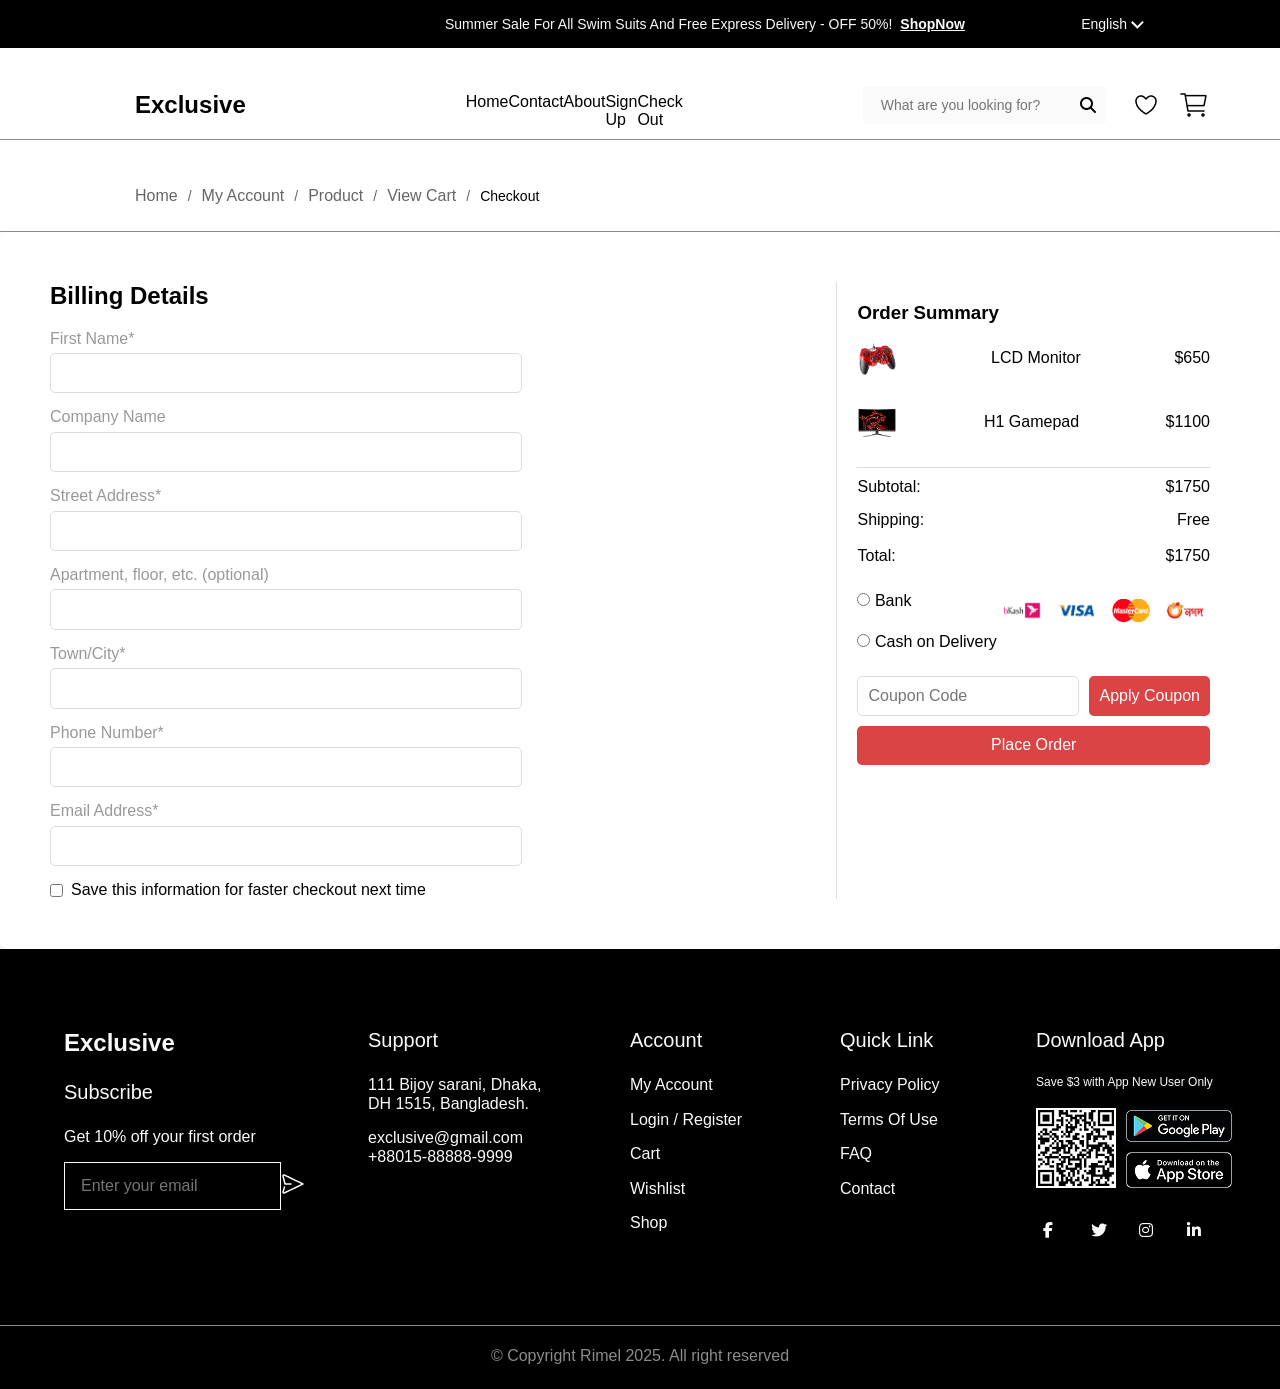
<file: checkout.html>
<!DOCTYPE html>
<html lang="en">
  <head>
    <meta charset="UTF-8" />
    <meta name="viewport" content="width=device-width, initial-scale=1.0" />
    <title>Check out</title>
    <link rel="stylesheet" href="CSS/all.min.css" />
    <link rel="stylesheet" href="CSS/normalize.css" />
    <link rel="stylesheet" href="CSS/nav&footer.css" />
    <link rel="stylesheet" href="CSS/checkout.css" />
    <link
      rel="stylesheet"
      href="https://cdnjs.cloudflare.com/ajax/libs/font-awesome/6.5.1/css/all.min.css"
    />
  </head>
  <body>
    <header>
      <div class="top-header">
        <div class="frame-2">
          <p>
            Summer Sale For All Swim Suits And Free Express Delivery - OFF 50%!
          </p>
          <a href="#">ShopNow</a>
        </div>
        <div class="language-selector">
          <span class="language">English</span>
          <img class="dropdown-icon" src="./assets/DropDown.png" />
        </div>
      </div>
      <nav class="pages-nav">
        <h1>Exclusive</h1>
        <ul>
          <li><a href="index.html">Home</a></li>
          <li><a href="contact.html">Contact</a></li>
          <li><a href="about.html">About</a></li>
          <li><a href="sign-up.html">Sign Up</a></li>
          <li><a href="checkout.html">Check Out</a></li>
        </ul>
        <div class="search-container">
          <input
            type="text"
            placeholder="What are you looking for?"
            class="Search-input"
          />
          <i class="fa-solid fa-magnifying-glass search-icon"></i>
        </div>
        <a href="WishList.html" class="WishList-icon"
          ><img src="./assets/Wishlist.png"
        /></a>
        <a href="cart.html"><img src="./assets/Cart1.png" /></a>
      </nav>
    </header>
    <!--  -->
    <!-- Navigation (Breadcrumb) -->
    <nav class="breadcrumb">
      <a href="#">Home</a>/<a href="#">My Account</a>/
      <a href="#">Product</a>/<a href="#">View Cart</a>/
      <span>Checkout</span>
    </nav>
    <div class="checkout-container">
      <div class="billing-details">
        <h2>Billing Details</h2>
        <form>
          <div class="input-group">
            <label>First Name*</label>
            <input type="text" required />
          </div>
          <div class="input-group">
            <label>Company Name</label>
            <input type="text" />
          </div>
          <div class="input-group">
            <label>Street Address*</label>
            <input type="text" required />
          </div>
          <div class="input-group">
            <label>Apartment, floor, etc. (optional)</label>
            <input type="text" />
          </div>
          <div class="input-group">
            <label>Town/City*</label>
            <input type="text" required />
          </div>
          <div class="input-group">
            <label>Phone Number*</label>
            <input type="tel" required />
          </div>
          <div class="input-group">
            <label>Email Address*</label>
            <input type="email" required />
          </div>

          <div class="save-info">
            <input type="checkbox" id="save-info" />
            <label for="save-info"
              >Save this information for faster checkout next time</label
            >
          </div>
        </form>
      </div>

      <div class="order-summary">
        <h3>Order Summary</h3>
        <div class="product">
          <img src="./assets/Gamepad-Cart-Small.png" alt="LCD Monitor" />
          <span>LCD Monitor</span>
          <span class="price">$650</span>
        </div>
        <div class="product">
          <img src="./assets/Monitor-Cart-Small.png" alt="Gamepad" />
          <span>H1 Gamepad</span>
          <span class="price">$1100</span>
        </div>
        <div class="order-total">
          <p>Subtotal: <span>$1750</span></p>
          <p>Shipping: <span>Free</span></p>
          <p class="total">Total: <span>$1750</span></p>
        </div>

        <div class="payment-methods">
          <div
            class="BankDiv"
            style="display: flex; justify-content: space-between"
          >
            <div class="inputBank">
              <input type="radio" name="payment" id="bank" />
              <label for="bank">Bank</label>
            </div>
            <div class="payment-icons">
              <img src="./assets/Bkash.png" alt="Bkash" />
              <img src="./assets/Visa.png" alt="Visa" />
              <img src="./assets/Mastercard.png" alt="MasterCard" />
              <img src="./assets/Nagad.png" alt="PayPal" />
            </div>
          </div>
          <input type="radio" name="payment" id="cash" />
          <label for="cash">Cash on Delivery</label>
        </div>

        <div class="coupon">
          <input type="text" placeholder="Coupon Code" />
          <button class="apply-coupon">Apply Coupon</button>
        </div>
        <button class="place-order">Place Order</button>
      </div>
    </div>

    <!-- FOOTER -->
    <footer>
      <div class="footer-content">
        <div class="footer-column">
          <h3 class="logo">Exclusive</h3>
          <h4>Subscribe</h4>
          <p>Get 10% off your first order</p>
          <form class="subscribe-form">
            <input type="email" placeholder="Enter your email" />
            <button type="submit" aria-label="Send">
              <img src="./assets/icon-send.png" />
            </button>
          </form>
        </div>
        <div class="footer-column">
          <h4>Support</h4>
          <p>111 Bijoy sarani, Dhaka, DH 1515, Bangladesh.</p>
          <a href="mailto:exclusive@gmail.com">exclusive@gmail.com</a>
          <a href="tel:+8801588888999">+88015-88888-9999</a>
        </div>
        <div class="footer-column">
          <h4>Account</h4>
          <ul>
            <li><a href="#">My Account</a></li>
            <li><a href="#">Login / Register</a></li>
            <li><a href="#">Cart</a></li>
            <li><a href="#">Wishlist</a></li>
            <li><a href="#">Shop</a></li>
          </ul>
        </div>
        <div class="footer-column">
          <h4>Quick Link</h4>
          <ul>
            <li><a href="#">Privacy Policy</a></li>
            <li><a href="#">Terms Of Use</a></li>
            <li><a href="#">FAQ</a></li>
            <li><a href="#">Contact</a></li>
          </ul>
        </div>
        <div class="footer-column">
          <h4>Download App</h4>
          <p class="small-p">Save $3 with App New User Only</p>
          <div class="app-download">
            <img src="./assets/Frame 719.png" />
          </div>
          <div class="social-links">
            <a href="https://www.facebook.com/" target="_blank"
              ><i class="fa-brands fa-facebook-f"></i
            ></a>
            <a href="https://twitter.com/" target="_blank"
              ><i class="fa-brands fa-twitter"></i
            ></a>
            <a href="https://www.instagram.com/" target="_blank"
              ><i class="fa-brands fa-instagram"></i
            ></a>
            <a href="https://www.linkedin.com/" target="_blank"
              ><i class="fa-brands fa-linkedin-in"></i
            ></a>
          </div>
        </div>
      </div>
      <div class="copyright">
        <p>&copy; Copyright Rimel 2025. All right reserved</p>
      </div>
    </footer>
  </body>
</html>
</file>
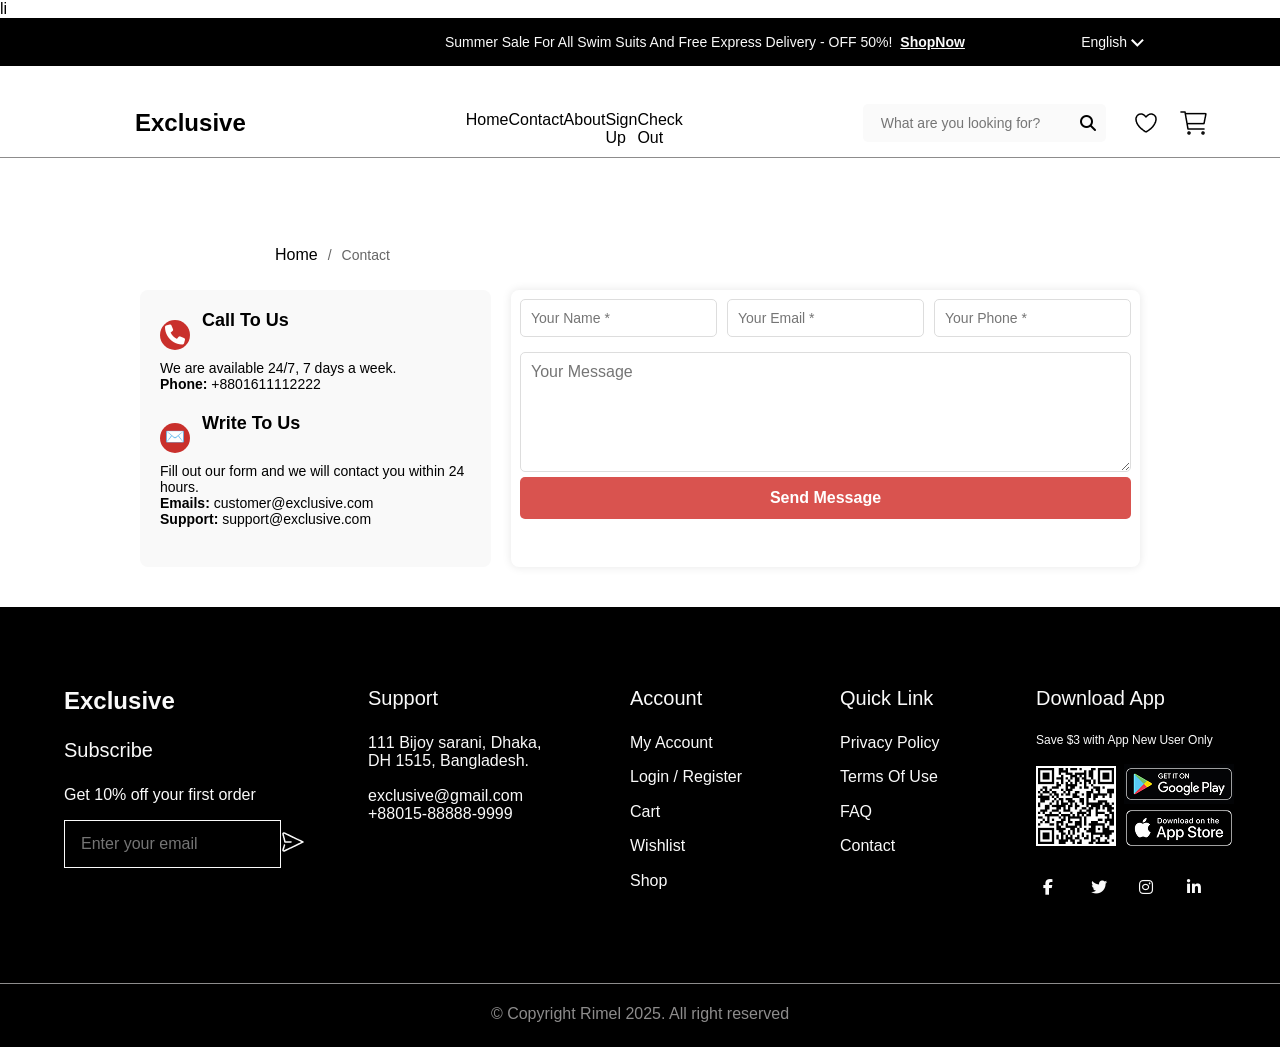
<file: contact.html>
<!DOCTYPE html>
<html lang="en">
  <head>
    <meta charset="UTF-8" />
    <meta name="viewport" content="width=device-width, initial-scale=1.0" />
    <title>Contact Us</title>
    <link rel="stylesheet" href="CSS/contact.css" />
    <link rel="stylesheet" href="CSS/all.min.css" />
    <link rel="stylesheet" href="CSS/normalize.css" />
    <link rel="stylesheet" href="CSS/nav&footer.css" />
    li
    <!--  -->

    <link
      rel="stylesheet"
      href="https://cdnjs.cloudflare.com/ajax/libs/font-awesome/6.5.1/css/all.min.css"
    />
  </head>
  <body>
    <!--  -->
    <header>
      <div class="top-header">
        <div class="frame-2">
          <p>
            Summer Sale For All Swim Suits And Free Express Delivery - OFF 50%!
          </p>
          <a href="#">ShopNow</a>
        </div>
        <div class="language-selector">
          <span class="language">English</span>
          <img class="dropdown-icon" src="assets/DropDown.png" />
        </div>
      </div>
      <nav class="pages-nav">
        <h1>Exclusive</h1>
        <ul>
          <li><a href="index.html">Home</a></li>
          <li><a href="contact.html">Contact</a></li>
          <li><a href="about.html">About</a></li>
          <li><a href="sign-up.html">Sign Up</a></li>
          <li><a href="checkout.html">Check Out</a></li>
        </ul>
        <div class="search-container">
          <input
            type="text"
            placeholder="What are you looking for?"
            class="Search-input"
          />
          <i class="fa-solid fa-magnifying-glass search-icon"></i>
        </div>
        <a href="WishList.html" class="WishList-icon"
          ><img src="./assets/Wishlist.png"
        /></a>
        <a href="cart.html"><img src="./assets/Cart1.png" /></a>
      </nav>
    </header>
    <!--  -->
    <section class="contact-section">
      <div class="contact-container">
        <!-- Breadcrumb Navigation -->
        <nav class="breadcrumb">
          <a href="index.html">Home</a> /
          <span>Contact</span>
        </nav>

        <div class="contact-content">
          <!-- Contact Info -->
          <div class="contact-info">
            <div class="info-box">
              <div class="iconDiv">
                <span class="icon"><i class="fa-solid fa-phone"></i></span>
                <h3>Call To Us</h3>
              </div>
              <p>We are available 24/7, 7 days a week.</p>
              <p><strong>Phone:</strong> +8801611112222</p>
            </div>

            <div class="info-box">
              <div class="iconDiv">
                <span class="icon">✉️</span>
                <h3>Write To Us</h3>
              </div>
              <p>Fill out our form and we will contact you within 24 hours.</p>
              <p><strong>Emails:</strong> customer@exclusive.com</p>
              <p><strong>Support:</strong> support@exclusive.com</p>
            </div>
          </div>

          <!-- Contact Form -->
          <div class="contact-form">
            <form action="#">
              <div class="input-group">
                <input type="text" placeholder="Your Name *" required />
                <input type="email" placeholder="Your Email *" required />
                <input type="tel" placeholder="Your Phone *" required />
              </div>
              <textarea placeholder="Your Message" required></textarea>
              <button type="submit" class="contact-btn">Send Message</button>
            </form>
          </div>
        </div>
      </div>
    </section>

    <!--  -->
    <!-- FOOTER -->
    <footer>
      <div class="footer-content">
        <div class="footer-column">
          <h3 class="logo">Exclusive</h3>
          <h4>Subscribe</h4>
          <p>Get 10% off your first order</p>
          <form class="subscribe-form">
            <input type="email" placeholder="Enter your email" />
            <button type="submit" aria-label="Send">
              <img src="assets/icon-send.png" />
            </button>
          </form>
        </div>
        <div class="footer-column">
          <h4>Support</h4>
          <p>111 Bijoy sarani, Dhaka, DH 1515, Bangladesh.</p>
          <a href="mailto:exclusive@gmail.com">exclusive@gmail.com</a>
          <a href="tel:+8801588888999">+88015-88888-9999</a>
        </div>
        <div class="footer-column">
          <h4>Account</h4>
          <ul>
            <li><a href="#">My Account</a></li>
            <li><a href="#">Login / Register</a></li>
            <li><a href="#">Cart</a></li>
            <li><a href="#">Wishlist</a></li>
            <li><a href="#">Shop</a></li>
          </ul>
        </div>
        <div class="footer-column">
          <h4>Quick Link</h4>
          <ul>
            <li><a href="#">Privacy Policy</a></li>
            <li><a href="#">Terms Of Use</a></li>
            <li><a href="#">FAQ</a></li>
            <li><a href="#">Contact</a></li>
          </ul>
        </div>
        <div class="footer-column">
          <h4>Download App</h4>
          <p class="small-p">Save $3 with App New User Only</p>
          <div class="app-download">
            <img src="assets/Frame 719.png" />
          </div>
          <div class="social-links">
            <a href="https://www.facebook.com/" target="_blank"
              ><i class="fa-brands fa-facebook-f"></i
            ></a>
            <a href="https://twitter.com/" target="_blank"
              ><i class="fa-brands fa-twitter"></i
            ></a>
            <a href="https://www.instagram.com/" target="_blank"
              ><i class="fa-brands fa-instagram"></i
            ></a>
            <a href="https://www.linkedin.com/" target="_blank"
              ><i class="fa-brands fa-linkedin-in"></i
            ></a>
          </div>
        </div>
      </div>
      <div class="copyright">
        <p>&copy; Copyright Rimel 2025. All right reserved</p>
      </div>
    </footer>
  </body>
</html>
</file>
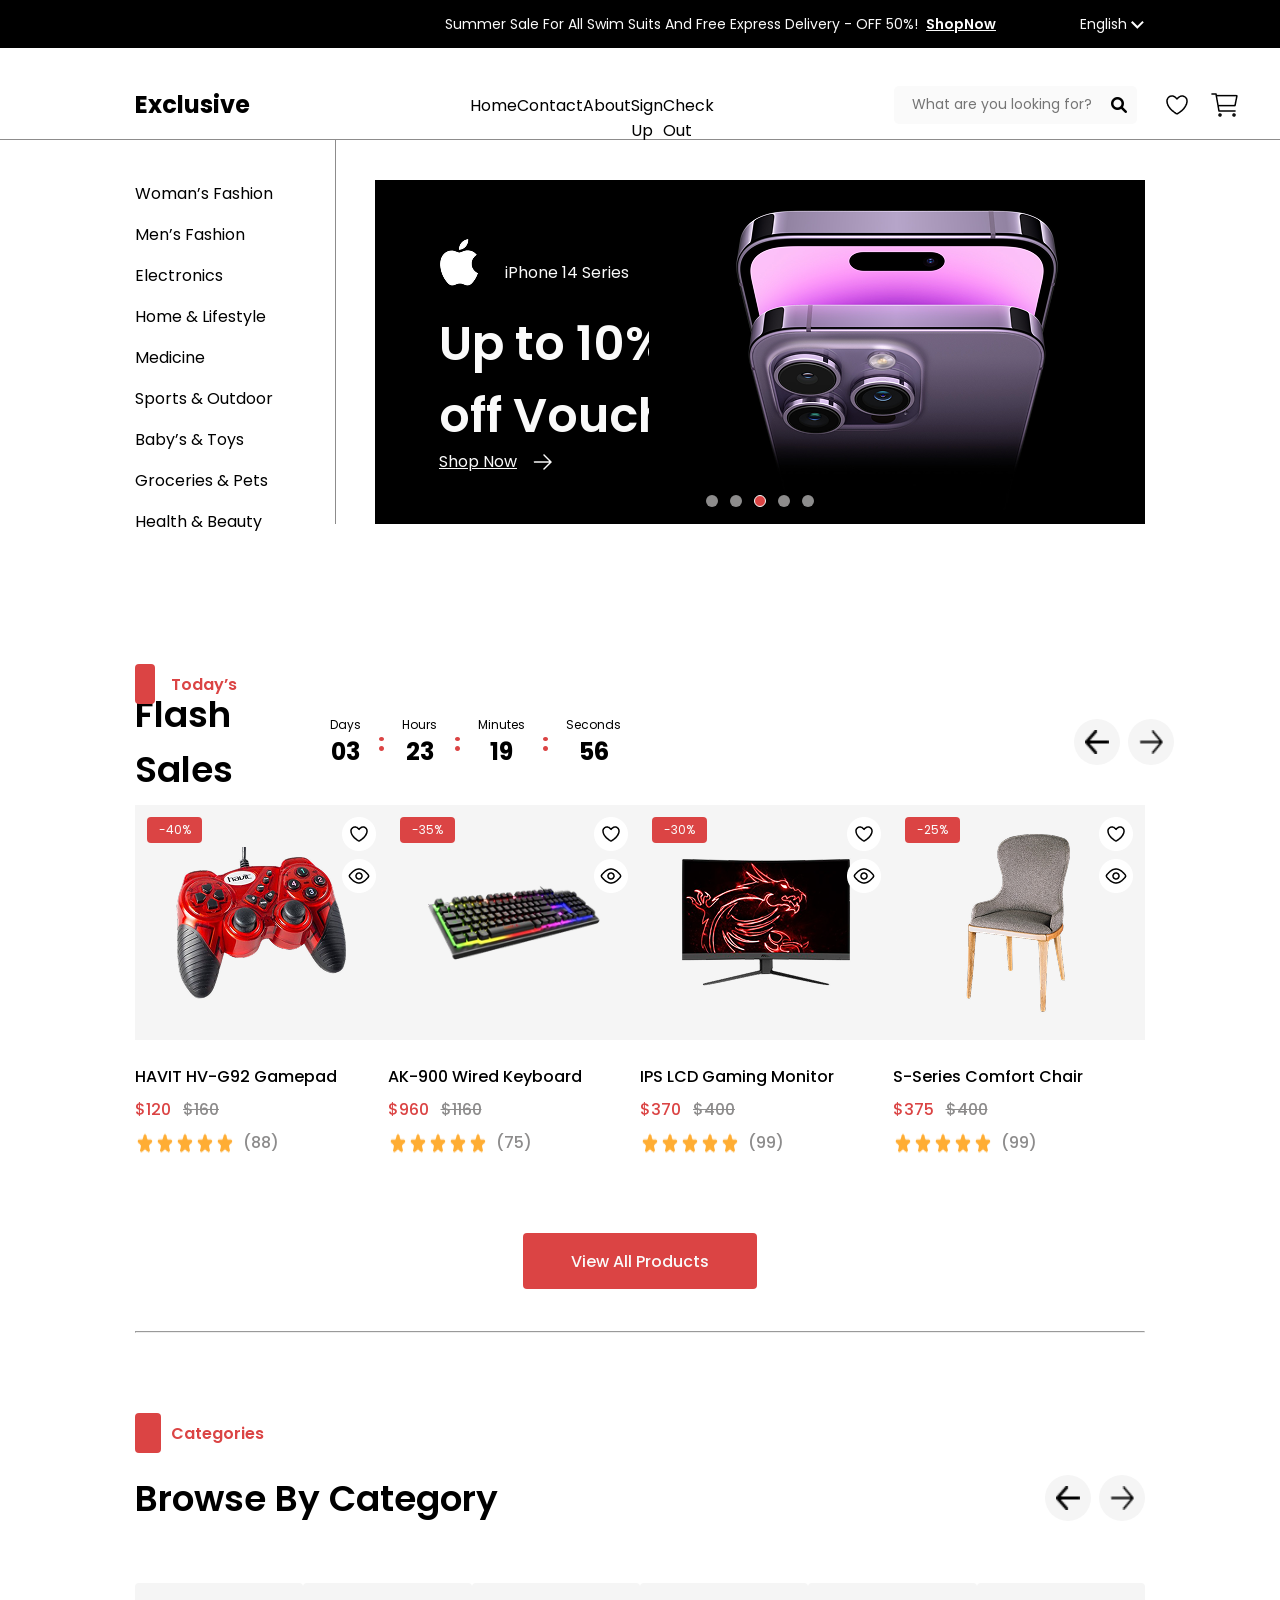
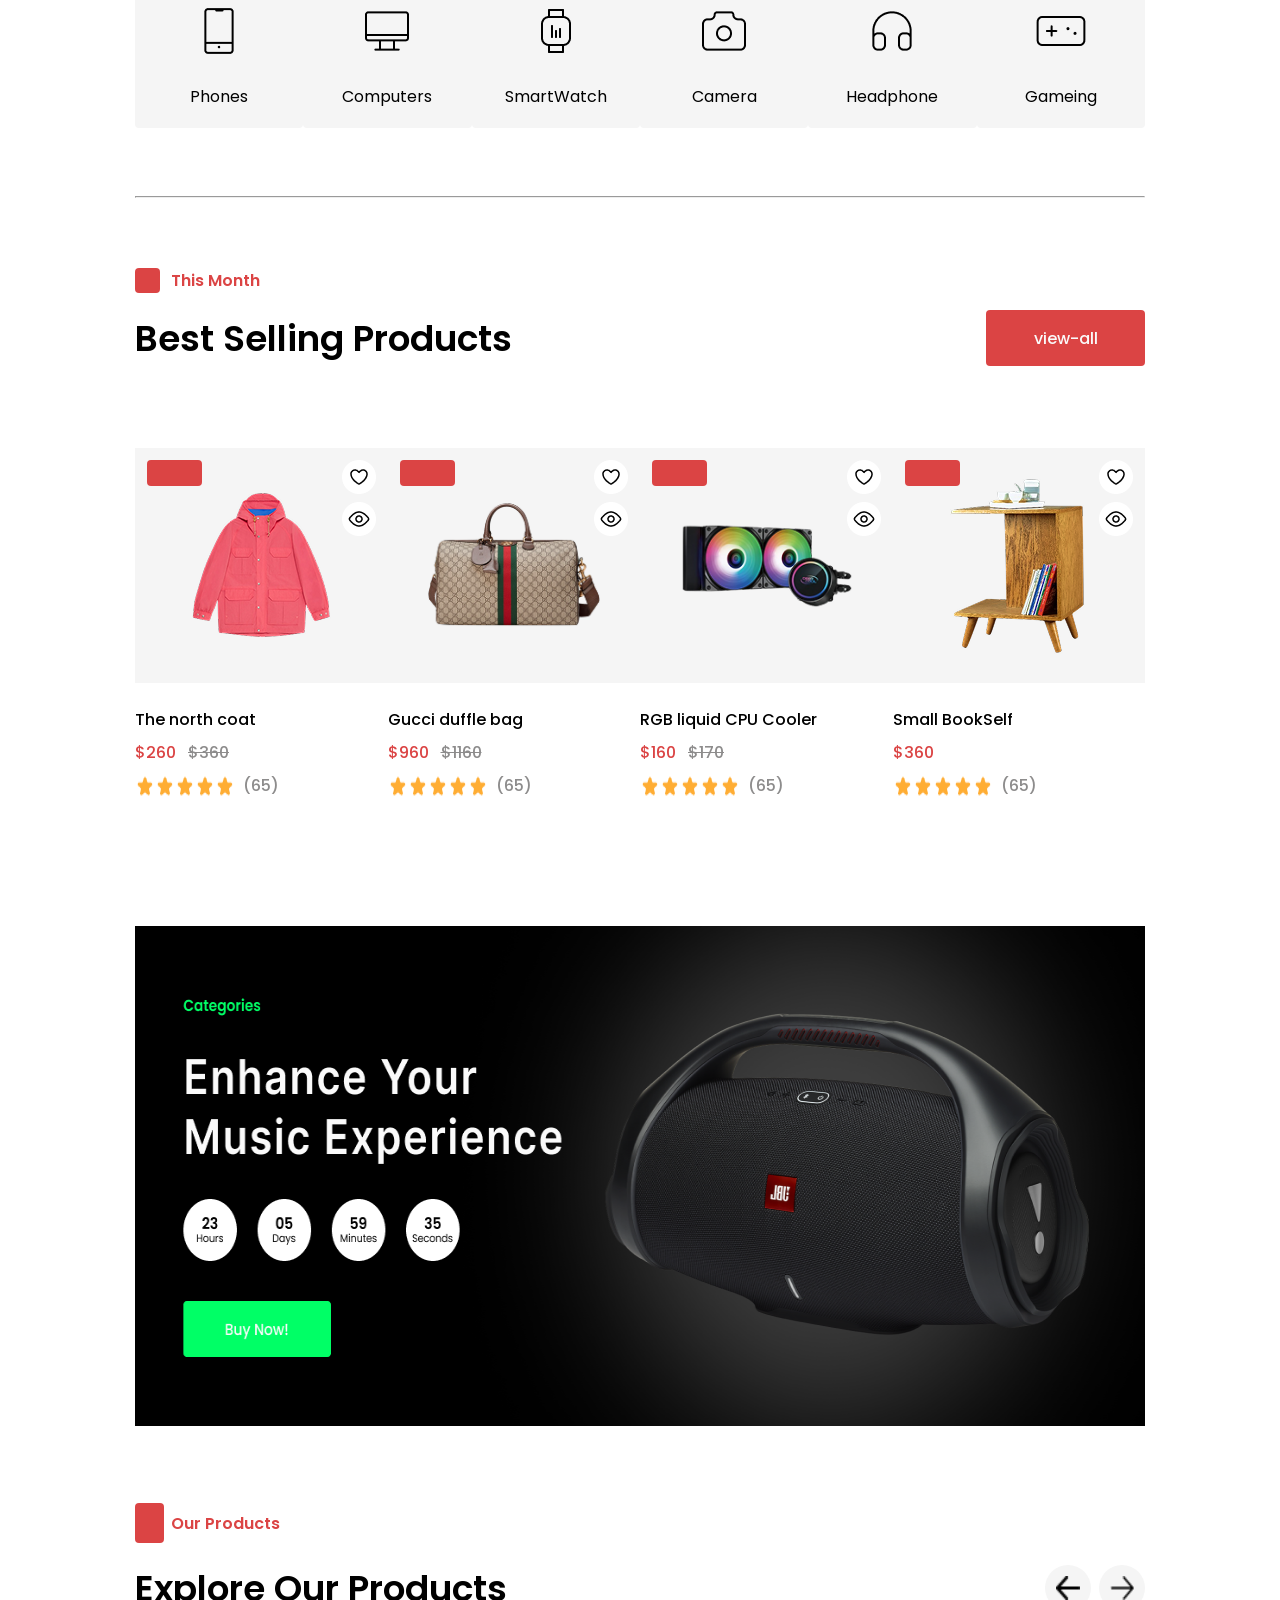
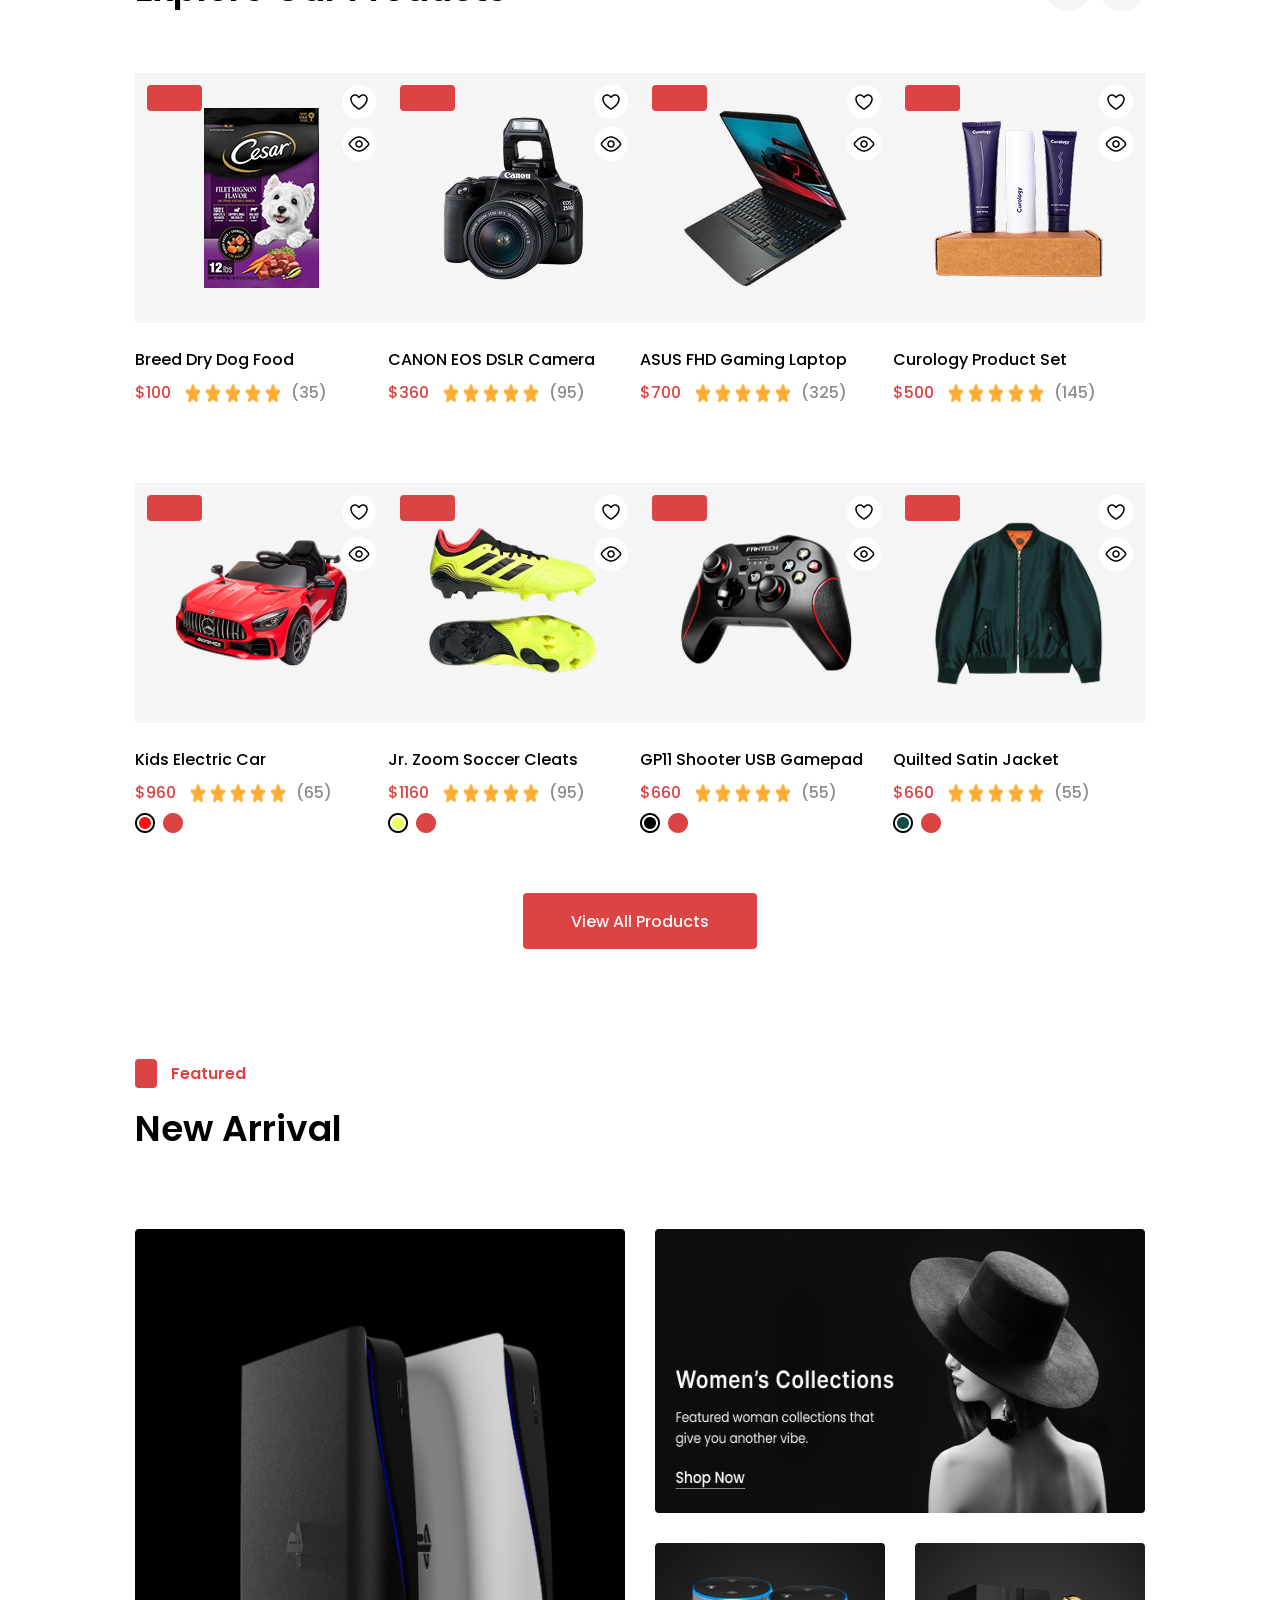
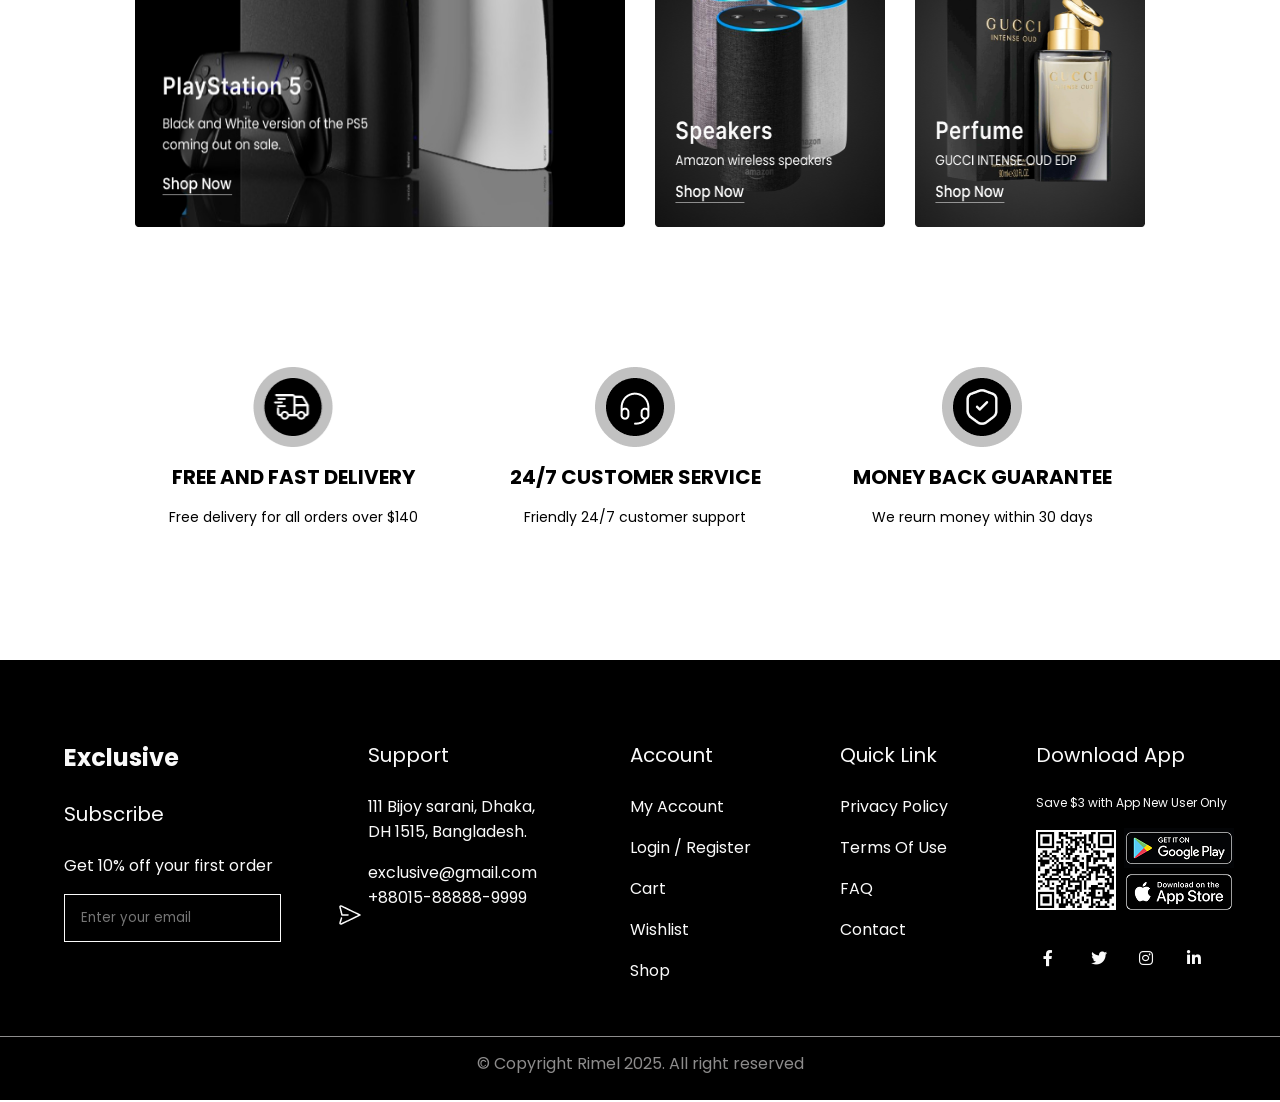
<file: Home.html>
<!DOCTYPE html>
<html lang="en">
  <head>
    <meta charset="utf-8" />
    <meta name="viewport" content="width=device-width, initial-scale=1.0" />
    <title>Home</title>
    <link rel="stylesheet" href="./css/Home.css" />
    <link rel="stylesheet" href="./css/nav&footer.css" />

    <link
      rel="stylesheet"
      href="https://cdnjs.cloudflare.com/ajax/libs/font-awesome/6.0.0/css/all.min.css"
    />
    <link rel="preconnect" href="https://fonts.googleapis.com" />
    <link rel="preconnect" href="https://fonts.gstatic.com" crossorigin />
    <link
      href="https://fonts.googleapis.com/css2?family=Poppins:ital,wght@0,100;0,200;0,300;0,400;0,500;0,600;0,700;0,800;0,900;1,100;1,200;1,300;1,400;1,500;1,600;1,700;1,800;1,900&display=swap"
      rel="stylesheet"
    />
  </head>

  <body>
    <div id="home" class="container">
      <header>
        <div class="top-header">
          <div class="frame-2">
            <p>
              Summer Sale For All Swim Suits And Free Express Delivery - OFF
              50%!
            </p>
            <a href="#">ShopNow</a>
          </div>
          <div class="language-selector">
            <span class="language">English</span>
            <img class="dropdown-icon" src="assets/DropDown.png" />
          </div>
        </div>
        <nav class="pages-nav">
          <h1>Exclusive</h1>
          <ul>
            <li><a href="Home.html">Home</a></li>
            <li><a href="contact.html">Contact</a></li>
            <li><a href="about.html">About</a></li>
            <li><a href="sign-up.html">Sign Up</a></li>
            <li><a href="checkout.html">Check Out</a></li>
          </ul>
          <div class="search-container">
            <input
              type="text"
              placeholder="What are you looking for?"
              class="Search-input"
            />
            <i class="fa-solid fa-magnifying-glass search-icon"></i>
          </div>
          <a href="WishList.html" class="WishList-icon"
            ><img src="./assets/Wishlist.png"/></a>
          <a href="cart.html"><img src="./assets/Cart1.png" /></a>
        </nav>
      </header>
      <main>
        <section class="first-sec">
          <div class="categories-box">
            <label style="visibility: hidden">.</label>
            <label>Woman’s Fashion</label>
            <label>Men’s Fashion</label>
            <label>Electronics</label>
            <label>Home & Lifestyle</label>
            <label>Medicine</label>
            <label>Sports & Outdoor</label>
            <label>Baby’s & Toys</label>
            <label>Groceries & Pets</label>
            <label>Health & Beauty</label>
          </div>
          <div class="promo-box">
            <div class="iphone14">
              <img src="assets/Apple.png" />
              <p>iPhone 14 Series</p>
            </div>
            <h1>Up to 10% off Voucher</h1>
            <a href="#"
              >Shop Now <img class="arrow" src="assets/arrow.png"
            /></a>
            <div class="pagenation">
              <div></div>
              <div></div>
              <div class="active-circle"></div>
              <div></div>
              <div></div>
            </div>
          </div>
        </section>
        <section class="today-sec">
          <div class="flag">Today’s</div>
          <div class="flash-sales">
            <h2>Flash Sales</h2>
            <div class="countdown">
              <div class="time">
                <span class="label">Days</span>
                <span class="number">03</span>
              </div>
              <span class="separator">:</span>
              <div class="time">
                <span class="label">Hours</span>
                <span class="number">23</span>
              </div>
              <span class="separator">:</span>
              <div class="time">
                <span class="label">Minutes</span>
                <span class="number">19</span>
              </div>
              <span class="separator">:</span>
              <div class="time">
                <span class="label">Seconds</span>
                <span class="number">56</span>
              </div>
            </div>

            <div class="arrows-box">
              <button class="arrow-btn">
                <img src="assets/L-arrow.png" />
              </button>
              <button class="arrow-btn">
                <img src="assets/r-arrow.png" />
              </button>
            </div>
          </div>
          <div class="first-product-group">
            <div class="product-card" data-person="-40%">
              <div class="photo-box"><img src="./assets/game pad.png" /></div>
              <p>HAVIT HV-G92 Gamepad</p>
              <div class="price">$120<del>$160</del></div>
              <div class="rate"><img src="./assets/Five star.png" />(88)</div>
            </div>
            <div class="product-card" data-person="-35%">
              <div class="photo-box"><img src="./assets/keyboard.png" /></div>
              <p>AK-900 Wired Keyboard</p>
              <div class="price">$960<del>$1160</del></div>
              <div class="rate"><img src="./assets/Five star.png" />(75)</div>
            </div>
            <div class="product-card" data-person="-30%">
              <div class="photo-box"><img src="./assets/screen.png" /></div>
              <p>IPS LCD Gaming Monitor</p>
              <div class="price">$370<del>$400</del></div>
              <div class="rate"><img src="./assets/Five star.png" />(99)</div>
            </div>
            <div class="product-card" data-person="-25%">
              <div class="photo-box"><img src="./assets/chair.png" /></div>
              <p>S-Series Comfort Chair</p>
              <div class="price">$375<del>$400</del></div>
              <div class="rate"><img src="./assets/Five star.png" />(99)</div>
            </div>
          </div>
        </section>
        <div class="view-all">
          <button class="btn-view-all">View All Products</button>
          <hr />
        </div>
        <section class="categ-section">
          <div class="flag">Categories</div>
          <div class="BBC">
            <h2>Browse By Category</h2>
            <div class="arrows-box">
              <button class="arrow-btn">
                <img src="assets/L-arrow.png" />
              </button>
              <button class="arrow-btn">
                <img src="assets/r-arrow.png" />
              </button>
            </div>
          </div>
          <div class="group-of-all-categ">
            <div class="single-categ">
              <img src="./assets/Phone.png" />
              Phones
            </div>
            <div class="single-categ">
              <img src="./assets/Computer.png" />
              Computers
            </div>
            <div class="single-categ">
              <img src="./assets/SmartWatch.png" />
              SmartWatch
            </div>
            <div class="single-categ">
              <img src="./assets/Camera.png" />
              Camera
            </div>
            <div class="single-categ">
              <img src="./assets/Headphone.png" />
              Headphone
            </div>
            <div class="single-categ">
              <img src="./assets/Gamepad.png" />
              Gameing
            </div>
          </div>
        </section>
        <hr class="hrTwo" />
        <section class="this-month-sec">
          <div class="flag">This Month</div>
          <div class="BBC">
            <h2>Best Selling Products</h2>
            <button class="VA-btn">view-all</button>
          </div>
          <div class="first-product-group">
            <div class="product-card">
              <div class="photo-box"><img src="./assets/coat.png" /></div>
              <p>The north coat</p>
              <div class="price">$260<del>$360</del></div>
              <div class="rate"><img src="./assets/Five star.png" />(65)</div>
            </div>
            <div class="product-card">
              <div class="photo-box"><img src="./assets/bag.png" /></div>
              <p>Gucci duffle bag</p>
              <div class="price">$960<del>$1160</del></div>
              <div class="rate"><img src="./assets/Five star.png" />(65)</div>
            </div>
            <div class="product-card">
              <div class="photo-box"><img src="./assets/RGB.png" /></div>
              <p>RGB liquid CPU Cooler</p>
              <div class="price">$160<del>$170</del></div>
              <div class="rate"><img src="./assets/Five star.png" />(65)</div>
            </div>
            <div class="product-card">
              <div class="photo-box"><img src="./assets/BookSelf.png" /></div>
              <p>Small BookSelf</p>
              <div class="price">$360</div>
              <div class="rate"><img src="./assets/Five star.png" />(65)</div>
            </div>
          </div>
        </section>
        <img class="Enhance" src="./assets/Enhance.png" />
        <section id="our-products" class="categ-section">
          <div class="flag">Our Products</div>
          <div class="BBC">
            <h2>Explore Our Products</h2>
            <div class="arrows-box">
              <button class="arrow-btn">
                <img src="assets/L-arrow.png" />
              </button>
              <button class="arrow-btn">
                <img src="assets/r-arrow.png" />
              </button>
            </div>
          </div>
          <div class="first-product-group">
            <div class="product-card">
              <div class="photo-box"><img src="./assets/dog.png" /></div>
              <p>Breed Dry Dog Food</p>
              <div class="price">
                $100
                <div class="rate"><img src="./assets/Five star.png" />(35)</div>
              </div>
            </div>
            <div class="product-card">
              <div class="photo-box">
                <img src="./assets/canon-camera.png" />
              </div>
              <p>CANON EOS DSLR Camera</p>
              <div class="price">
                $360
                <div class="rate"><img src="./assets/Five star.png" />(95)</div>
              </div>
            </div>
            <div class="product-card">
              <div class="photo-box"><img src="./assets/laptop.png" /></div>
              <p>ASUS FHD Gaming Laptop</p>
              <div class="price">
                $700
                <div class="rate"><img src="./assets/Five star.png" />(325)</div>
              </div>
            </div>
            <div class="product-card">
              <div class="photo-box">
                <img src="./assets/product-set.png" />
              </div>
              <p>Curology Product Set</p>
              <div class="price">
                $500
                <div class="rate"><img src="./assets/Five star.png" />(145)</div>
              </div>
            </div>
          </div>
          <!-- ===================================== -->
          <div class="first-product-group" id="with-colers">
            <div class="product-card">
              <div class="photo-box"><img src="./assets/car.png" /></div>
              <p>Kids Electric Car</p>
              <div class="price">
                $960
                <div class="rate"><img src="./assets/Five star.png" />(65)</div>
              </div>
              <img src="./assets/car color.png" />
            </div>
            <div class="product-card">
              <div class="photo-box"><img src="./assets/soccer.png" /></div>
              <p>Jr. Zoom Soccer Cleats</p>
              <div class="price">
                $1160
                <div class="rate"><img src="./assets/Five star.png" />(95)</div>
              </div>
              <img src="./assets/soccer colors.png" />
            </div>
            <div class="product-card">
              <div class="photo-box">
                <img src="./assets/black game pad.png" />
              </div>
              <p>GP11 Shooter USB Gamepad</p>
              <div class="price">
                $660
                <div class="rate"><img src="./assets/Five star.png" />(55)</div>
              </div>
              <img src="./assets/game pad colors.png" />
            </div>
            <div class="product-card">
              <div class="photo-box"><img src="./assets/jacket.png" /></div>
              <p>Quilted Satin Jacket</p>
              <div class="price">
                $660
                <div class="rate"><img src="./assets/Five star.png" />(55)</div>
              </div>
              <img src="./assets/jacket colors.png" />
            </div>
          </div>
          <button id="second-VA-brn" class="btn-view-all">
            View All Products
          </button>
        </section>
        <section class="Featured">
          <div class="flag">Featured</div>
          <h2>New Arrival</h2>
          <div class="grid-box">
            <img id="PlayStation" src="./assets/PlayStation.png" />
            <img id="women-collection" src="./assets/women's collection.png" />
            <img id="speaker" src="./assets/speaker.png" />
            <img id="perfume" src="./assets/perfume.png" />
          </div>
        </section>
        <section class="properties">
          <div>
            <img src="./assets/delivery.png" />
            <h4>FREE AND FAST DELIVERY</h4>
            <p>Free delivery for all orders over $140</p>
          </div>
          <div>
            <img src="./assets/customer service.png" />
            <h4>24/7 CUSTOMER SERVICE</h4>
            <p>Friendly 24/7 customer support</p>
          </div>
          <div>
            <img src="./assets/money back.png" />
            <h4>MONEY BACK GUARANTEE</h4>
            <p>We reurn money within 30 days</p>
          </div>
        </section>
      </main>
      <footer>
        <div class="footer-content">
          <div class="footer-column">
            <h3 class="logo">Exclusive</h3>
            <h4>Subscribe</h4>
            <p>Get 10% off your first order</p>
            <form class="subscribe-form">
              <input type="email" placeholder="Enter your email" />
              <button type="submit" aria-label="Send">
                <img src="assets/icon-send.png" />
              </button>
            </form>
          </div>
          <div class="footer-column">
            <h4>Support</h4>
            <p>111 Bijoy sarani, Dhaka, DH 1515, Bangladesh.</p>
            <a href="mailto:exclusive@gmail.com">exclusive@gmail.com</a>
            <a href="tel:+8801588888999">+88015-88888-9999</a>
          </div>
          <div class="footer-column">
            <h4>Account</h4>
            <ul>
              <li><a href="#">My Account</a></li>
              <li><a href="#">Login / Register</a></li>
              <li><a href="#">Cart</a></li>
              <li><a href="#">Wishlist</a></li>
              <li><a href="#">Shop</a></li>
            </ul>
          </div>
          <div class="footer-column">
            <h4>Quick Link</h4>
            <ul>
              <li><a href="#">Privacy Policy</a></li>
              <li><a href="#">Terms Of Use</a></li>
              <li><a href="#">FAQ</a></li>
              <li><a href="#">Contact</a></li>
            </ul>
          </div>
          <div class="footer-column">
            <h4>Download App</h4>
            <p class="small-p">Save $3 with App New User Only</p>
            <div class="app-download">
              <img src="assets/Frame 719.png" />
            </div>
            <div class="social-links">
              <a href="https://www.facebook.com/" target="_blank"
                ><i class="fa-brands fa-facebook-f"></i
              ></a>
              <a href="https://twitter.com/" target="_blank"
                ><i class="fa-brands fa-twitter"></i
              ></a>
              <a href="https://www.instagram.com/" target="_blank"
                ><i class="fa-brands fa-instagram"></i
              ></a>
              <a href="https://www.linkedin.com/" target="_blank"
                ><i class="fa-brands fa-linkedin-in"></i
              ></a>
            </div>
          </div>
        </div>
        <div class="copyright">
          <p>&copy; Copyright Rimel 2025. All right reserved</p>
        </div>
      </footer>
    </div>
  </body>
</html>
</file>
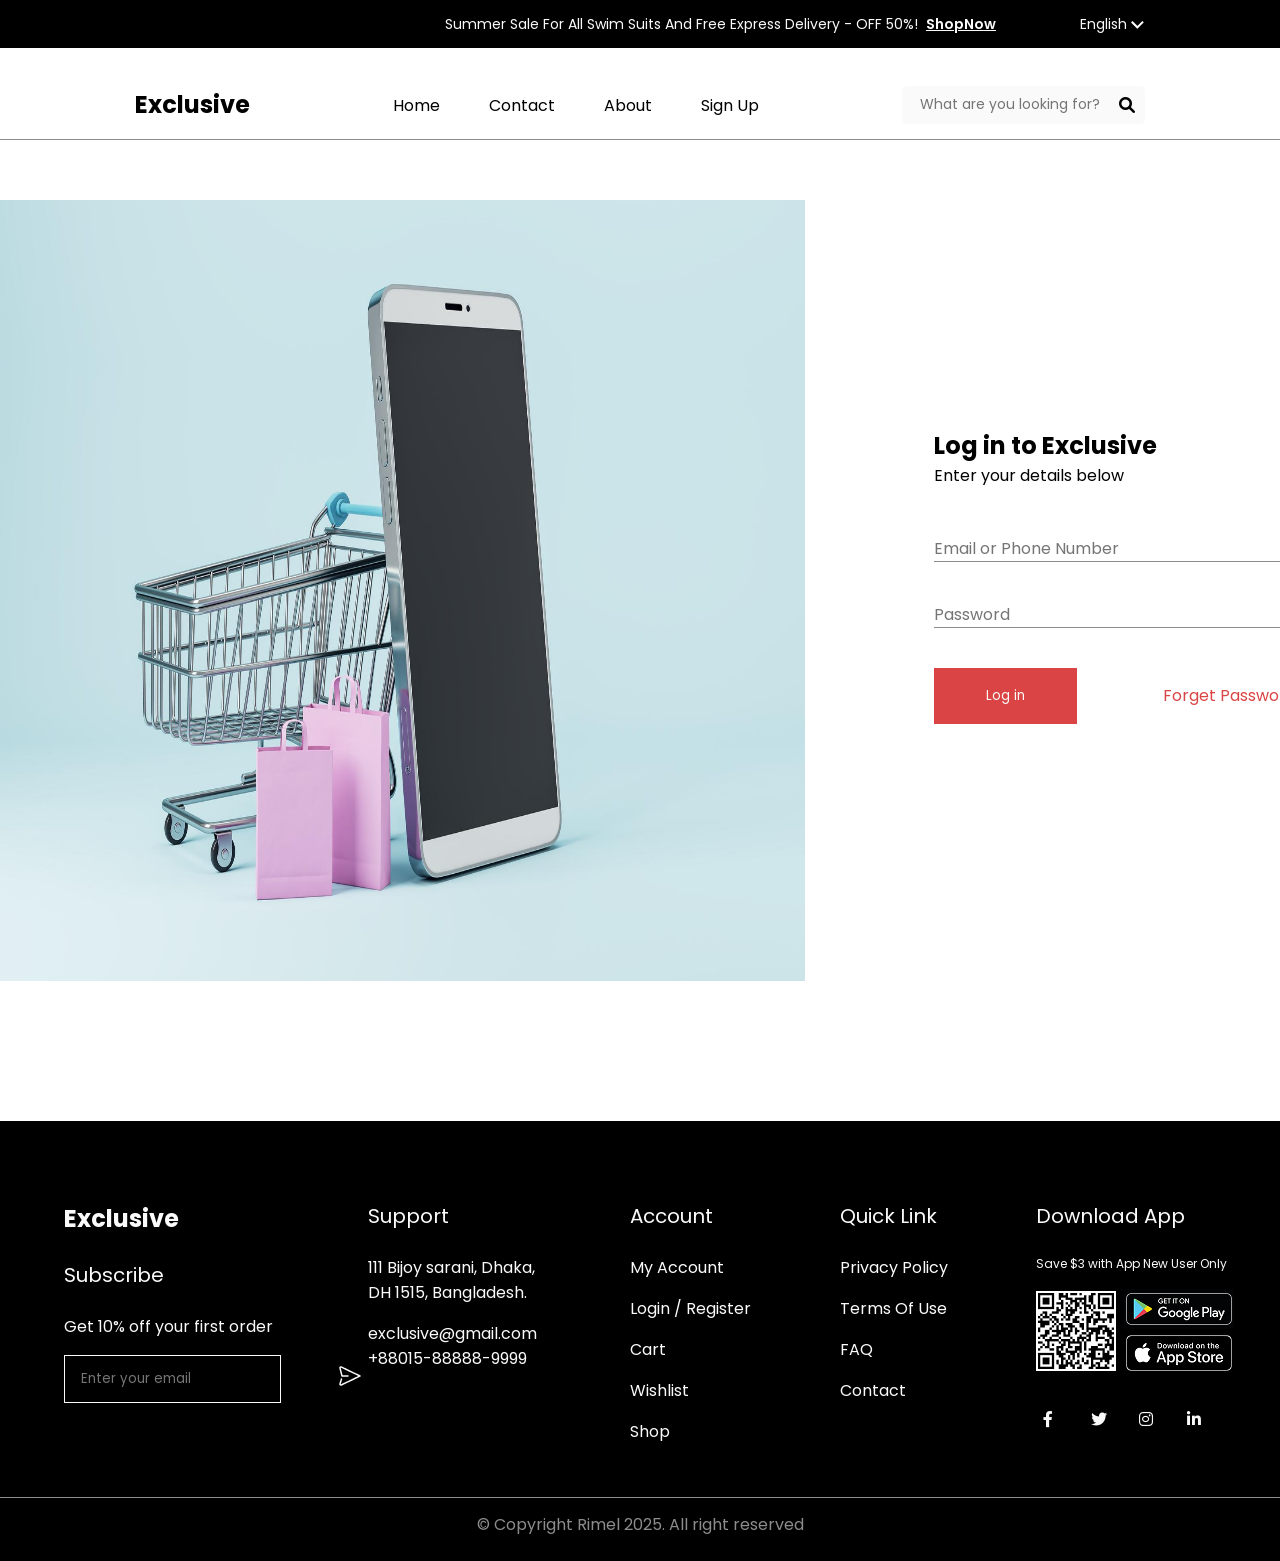
<file: Login.html>
<!DOCTYPE html>
<html lang="en">
  <head>
    <meta charset="utf-8" />
    <meta name="viewport" content="width=device-width, initial-scale=1.0" />
    <title>login</title>
    <link rel="stylesheet" href="./css/Login.css" />
    <link rel="stylesheet" href="./css/nav&footer.css" />

    <link
      rel="stylesheet"
      href="https://cdnjs.cloudflare.com/ajax/libs/font-awesome/6.0.0/css/all.min.css"
    />
    <link rel="preconnect" href="https://fonts.googleapis.com" />
    <link rel="preconnect" href="https://fonts.gstatic.com" crossorigin />
    <link
      href="https://fonts.googleapis.com/css2?family=Poppins:ital,wght@0,100;0,200;0,300;0,400;0,500;0,600;0,700;0,800;0,900;1,100;1,200;1,300;1,400;1,500;1,600;1,700;1,800;1,900&display=swap"
      rel="stylesheet"
    />
  </head>

  <body>
    <div class="container">
      <header>
        <div class="top-header">
          <div class="frame-2">
            <p>
              Summer Sale For All Swim Suits And Free Express Delivery - OFF
              50%!
            </p>
            <a href="#">ShopNow</a>
          </div>
          <div class="language-selector">
            <span class="language">English</span>
            <img class="dropdown-icon" src="assets/DropDown.png" />
          </div>
        </div>
        <nav>
          <h1>Exclusive</h1>
          <ul>
            <li><a href="index.html">Home</a></li>
            <li><a href="contact.html">Contact</a></li>
            <li><a href="about.html">About</a></li>
            <li><a href="sign-up.html">Sign Up</a></li>
          </ul>
          <div class="search-container">
            <input
              type="text"
              placeholder="What are you looking for?"
              class="Search-input"
            />
            <i class="fa-solid fa-magnifying-glass search-icon"></i>
          </div>
        </nav>
      </header>
      <main>
        <div class="login-wrapper">
          <aside>
            <img src="assets/dl-beatsnoop-1.jpg" />
          </aside>
          <section>
            <h2>Log in to Exclusive</h2>
            <p>Enter your details below</p>
            <form>
              <input
                type="email"
                placeholder="Email or Phone Number"
                class="form-input"
                required
              />
              <input
                type="Password"
                placeholder="Password"
                class="form-input"
                name="Password"
                required
              />
              <div>
                <button type="submit">Log in</button>
                <label>Forget Password?</label>
              </div>
            </form>
          </section>
        </div>
      </main>
      <footer>
        <div class="footer-content">
          <div class="footer-column">
            <h3 class="logo">Exclusive</h3>
            <h4>Subscribe</h4>
            <p>Get 10% off your first order</p>
            <form class="subscribe-form">
              <input type="email" placeholder="Enter your email" />
              <button type="submit" aria-label="Send">
                <img src="assets/icon-send.png" />
              </button>
            </form>
          </div>
          <div class="footer-column">
            <h4>Support</h4>
            <p>111 Bijoy sarani, Dhaka, DH 1515, Bangladesh.</p>
            <a href="mailto:exclusive@gmail.com">exclusive@gmail.com</a>
            <a href="tel:+8801588888999">+88015-88888-9999</a>
          </div>
          <div class="footer-column">
            <h4>Account</h4>
            <ul>
              <li><a href="#">My Account</a></li>
              <li><a href="#">Login / Register</a></li>
              <li><a href="#">Cart</a></li>
              <li><a href="#">Wishlist</a></li>
              <li><a href="#">Shop</a></li>
            </ul>
          </div>
          <div class="footer-column">
            <h4>Quick Link</h4>
            <ul>
              <li><a href="#">Privacy Policy</a></li>
              <li><a href="#">Terms Of Use</a></li>
              <li><a href="#">FAQ</a></li>
              <li><a href="#">Contact</a></li>
            </ul>
          </div>
          <div class="footer-column">
            <h4>Download App</h4>
            <p class="small-p">Save $3 with App New User Only</p>
            <div class="app-download">
              <img src="assets/Frame 719.png" />
            </div>
            <div class="social-links">
              <a href="https://www.facebook.com/" target="_blank"
                ><i class="fa-brands fa-facebook-f"></i
              ></a>
              <a href="https://twitter.com/" target="_blank"
                ><i class="fa-brands fa-twitter"></i
              ></a>
              <a href="https://www.instagram.com/" target="_blank"
                ><i class="fa-brands fa-instagram"></i
              ></a>
              <a href="https://www.linkedin.com/" target="_blank"
                ><i class="fa-brands fa-linkedin-in"></i
              ></a>
            </div>
          </div>
        </div>
        <div class="copyright">
          <p>&copy; Copyright Rimel 2025. All right reserved</p>
        </div>
      </footer>
    </div>
  </body>
</html>
</file>
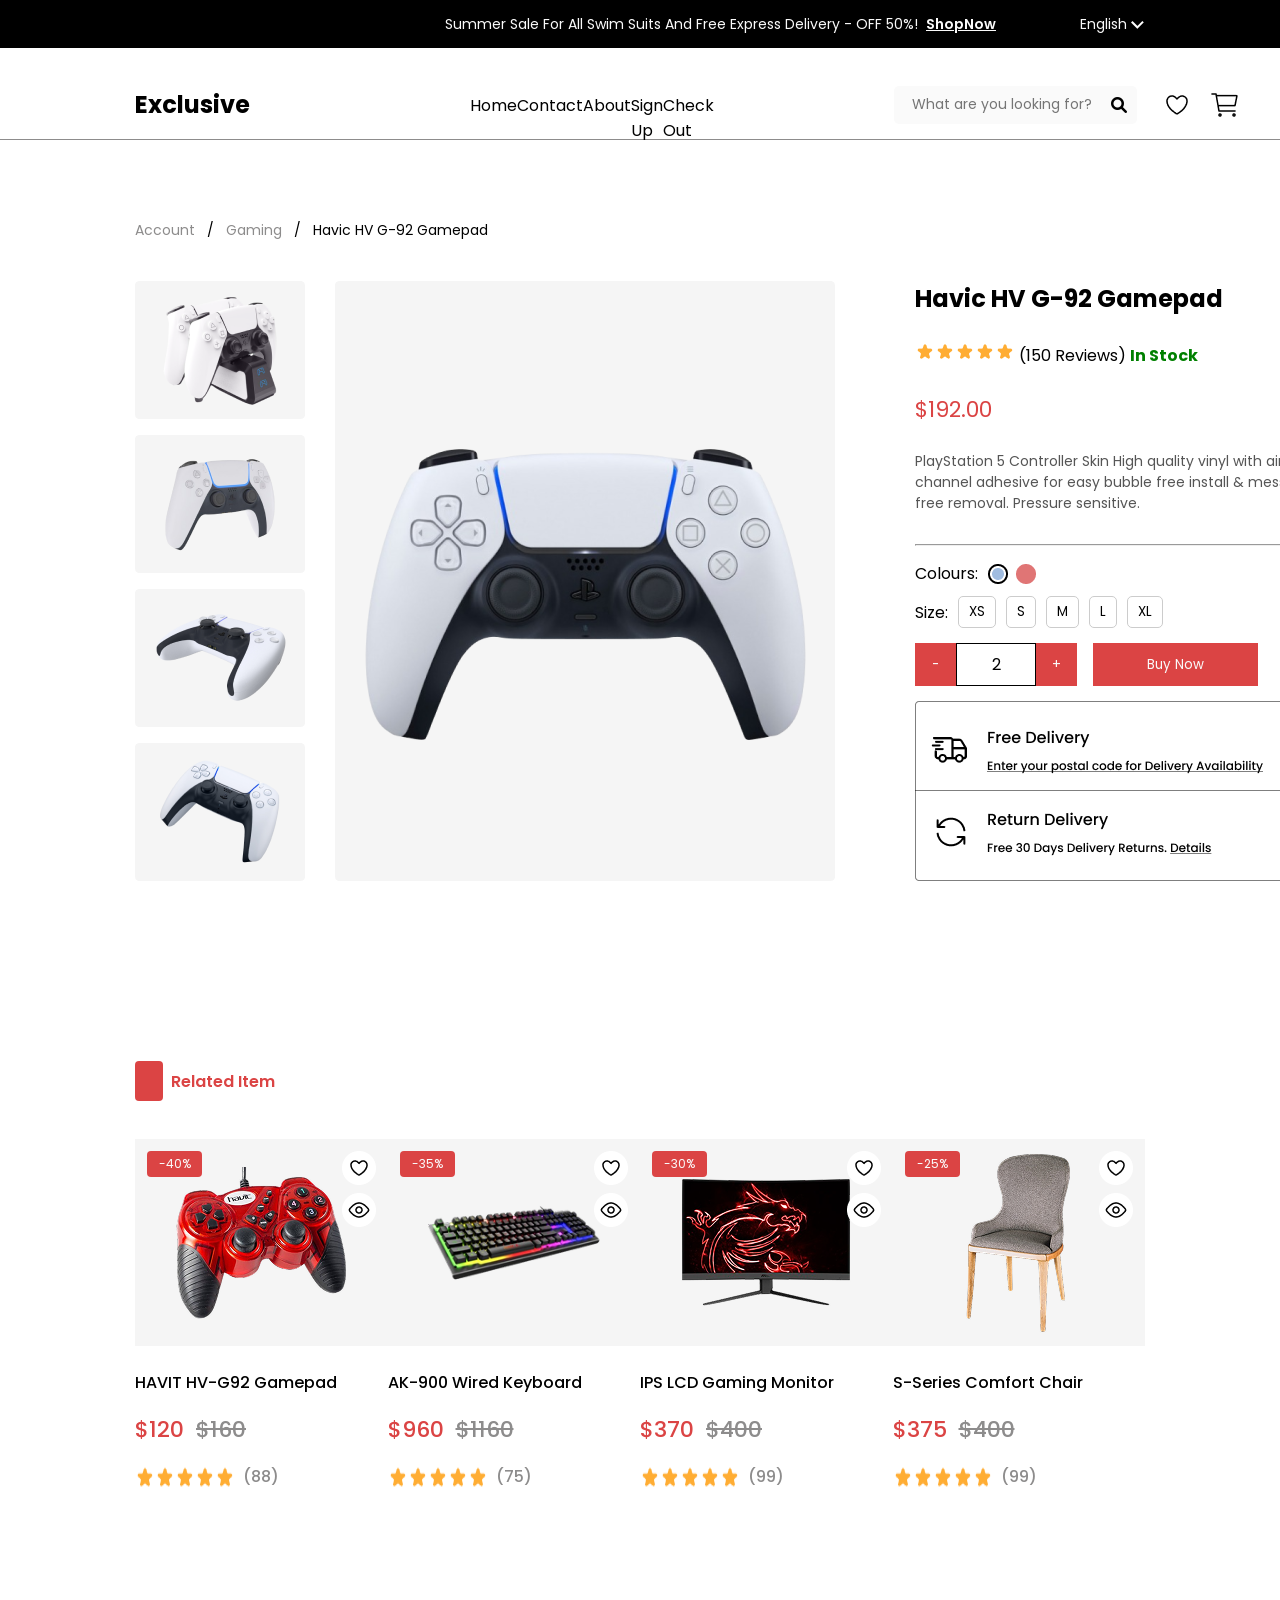
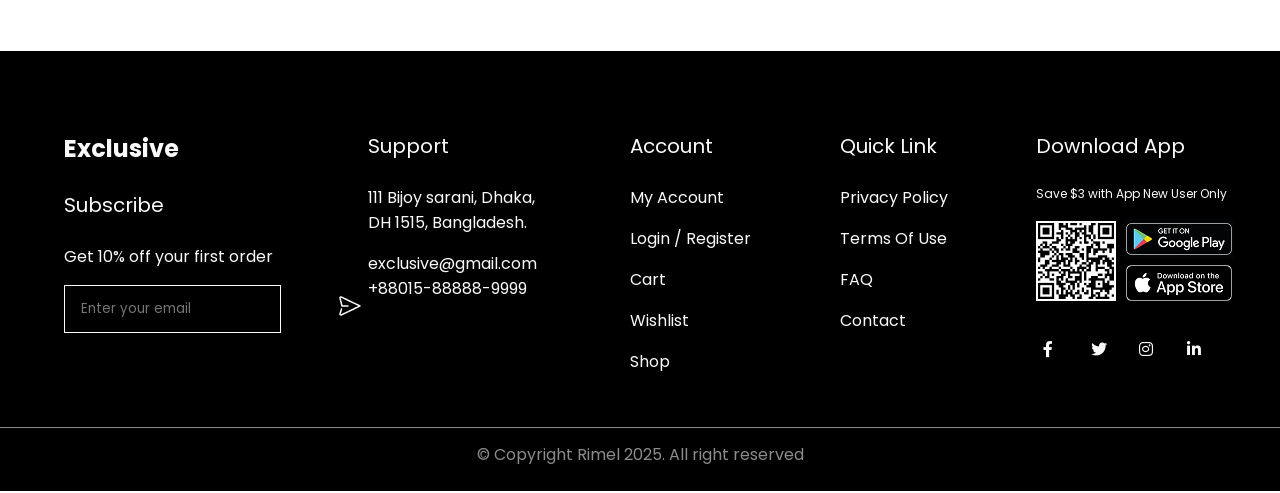
<file: ProductDetail.html>
<!DOCTYPE html>
<html lang="en">
  <head>
    <meta charset="utf-8" />
    <meta name="viewport" content="width=device-width, initial-scale=1.0" />
    <title>WishList</title>
    <link rel="stylesheet" href="./css/ProductDetail.css" />
    <link rel="stylesheet" href="./css/Home.css" />
    <link rel="stylesheet" href="./css/nav&footer.css" />

    <link
      rel="stylesheet"
      href="https://cdnjs.cloudflare.com/ajax/libs/font-awesome/6.0.0/css/all.min.css"
    />
    <link rel="preconnect" href="https://fonts.googleapis.com" />
    <link rel="preconnect" href="https://fonts.gstatic.com" crossorigin />
    <link
      href="https://fonts.googleapis.com/css2?family=Poppins:ital,wght@0,100;0,200;0,300;0,400;0,500;0,600;0,700;0,800;0,900;1,100;1,200;1,300;1,400;1,500;1,600;1,700;1,800;1,900&display=swap"
      rel="stylesheet"
    />
  </head>

  <body>
    <div id="ProductD-container">
      <header>
        <div class="top-header">
          <div class="frame-2">
            <p>
              Summer Sale For All Swim Suits And Free Express Delivery - OFF
              50%!
            </p>
            <a href="#">ShopNow</a>
          </div>
          <div class="language-selector">
            <span class="language">English</span>
            <img class="dropdown-icon" src="assets/DropDown.png" />
          </div>
        </div>
        <nav class="pages-nav">
          <h1>Exclusive</h1>
          <ul>
            <li><a href="index.html">Home</a></li>
            <li><a href="contact.html">Contact</a></li>
            <li><a href="about.html">About</a></li>
            <li><a href="sign-up.html">Sign Up</a></li>
            <li><a href="checkout.html">Check Out</a></li>
          </ul>
          <div class="search-container">
            <input
              type="text"
              placeholder="What are you looking for?"
              class="Search-input"
            />
            <i class="fa-solid fa-magnifying-glass search-icon"></i>
          </div>
          <a href="WishList.html" class="WishList-icon"
            ><img src="./assets/Wishlist.png"
          /></a>
          <a href="#"><img src="./assets/Cart1.png" /></a>
        </nav>
      </header>
      <main>
        <div class="breadcrumb">
          <a href="#">Account</a> / <a href="#">Gaming</a> /
          <span>Havic HV G-92 Gamepad</span>
        </div>

        <div class="product-container">
          <div class="product-gallery">
            <div class="thumbnail-list">
              <img src="./assets/thumb1.jpg" alt="Thumbnail 1" />
              <img src="./assets/thumb2.jpg" alt="Thumbnail 2" />
              <img src="./assets/thumb3.jpg" alt="Thumbnail 3" />
              <img src="./assets/thumb4.jpg" alt="Thumbnail 4" />
            </div>
            <div class="main-image">
              <img src="./assets/main.jpg" alt="Main Product Image" />
            </div>
          </div>

          <div class="product-details">
            <h1 class="product-title">Havic HV G-92 Gamepad</h1>
            <div class="rating">
              <img src="./assets/Five star.png" /> (150 Reviews)
              <span class="stock-status">In Stock</span>
            </div>
            <p class="price">$192.00</p>
            <p class="description">
              PlayStation 5 Controller Skin High quality vinyl with air channel
              adhesive for easy bubble free install & mess free removal.
              Pressure sensitive.
            </p>
            <hr />
            <div class="options">
              <div class="colors">
                <span>Colours:</span>
                <img src="./assets/havic color.png" />
              </div>

              <div class="sizes">
                <span>Size:</span>
                <button class="size-btn">XS</button>
                <button class="size-btn">S</button>
                <button class="size-btn selected">M</button>
                <button class="size-btn">L</button>
                <button class="size-btn">XL</button>
              </div>
            </div>

            <div class="quantity">
              <button class="qty-btn">-</button>
              <div class="qty-input">2</div>
              <button class="qty-btn">+</button>
              <button class="buy-now">Buy Now</button>
              <img src="./assets/Fill Heart.png" />
            </div>

            <img src="./assets/delivery-info.png" class="delivery-info" />
          </div>
        </div>
        <section class="today-sec">
          <div class="flag">Related Item</div>

          <div class="first-product-group">
            <div class="product-card" data-person="-40%">
              <div class="photo-box"><img src="./assets/game pad.png" /></div>
              <p>HAVIT HV-G92 Gamepad</p>
              <div class="price">$120<del>$160</del></div>
              <div class="rate"><img src="./assets/Five star.png" />(88)</div>
            </div>
            <div class="product-card" data-person="-35%">
              <div class="photo-box"><img src="./assets/keyboard.png" /></div>
              <p>AK-900 Wired Keyboard</p>
              <div class="price">$960<del>$1160</del></div>
              <div class="rate"><img src="./assets/Five star.png" />(75)</div>
            </div>
            <div class="product-card" data-person="-30%">
              <div class="photo-box"><img src="./assets/screen.png" /></div>
              <p>IPS LCD Gaming Monitor</p>
              <div class="price">$370<del>$400</del></div>
              <div class="rate"><img src="./assets/Five star.png" />(99)</div>
            </div>
            <div class="product-card" data-person="-25%">
              <div class="photo-box"><img src="./assets/chair.png" /></div>
              <p>S-Series Comfort Chair</p>
              <div class="price">$375<del>$400</del></div>
              <div class="rate"><img src="./assets/Five star.png" />(99)</div>
            </div>
          </div>
        </section>
      </main>
      <footer>
        <div class="footer-content">
          <div class="footer-column">
            <h3 class="logo">Exclusive</h3>
            <h4>Subscribe</h4>
            <p>Get 10% off your first order</p>
            <form class="subscribe-form">
              <input type="email" placeholder="Enter your email" />
              <button type="submit" aria-label="Send">
                <img src="assets/icon-send.png" />
              </button>
            </form>
          </div>
          <div class="footer-column">
            <h4>Support</h4>
            <p>111 Bijoy sarani, Dhaka, DH 1515, Bangladesh.</p>
            <a href="mailto:exclusive@gmail.com">exclusive@gmail.com</a>
            <a href="tel:+8801588888999">+88015-88888-9999</a>
          </div>
          <div class="footer-column">
            <h4>Account</h4>
            <ul>
              <li><a href="#">My Account</a></li>
              <li><a href="#">Login / Register</a></li>
              <li><a href="#">Cart</a></li>
              <li><a href="#">Wishlist</a></li>
              <li><a href="#">Shop</a></li>
            </ul>
          </div>
          <div class="footer-column">
            <h4>Quick Link</h4>
            <ul>
              <li><a href="#">Privacy Policy</a></li>
              <li><a href="#">Terms Of Use</a></li>
              <li><a href="#">FAQ</a></li>
              <li><a href="#">Contact</a></li>
            </ul>
          </div>
          <div class="footer-column">
            <h4>Download App</h4>
            <p class="small-p">Save $3 with App New User Only</p>
            <div class="app-download">
              <img src="assets/Frame 719.png" />
            </div>
            <div class="social-links">
              <a href="https://www.facebook.com/" target="_blank"
                ><i class="fa-brands fa-facebook-f"></i
              ></a>
              <a href="https://twitter.com/" target="_blank"
                ><i class="fa-brands fa-twitter"></i
              ></a>
              <a href="https://www.instagram.com/" target="_blank"
                ><i class="fa-brands fa-instagram"></i
              ></a>
              <a href="https://www.linkedin.com/" target="_blank"
                ><i class="fa-brands fa-linkedin-in"></i
              ></a>
            </div>
          </div>
        </div>
        <div class="copyright">
          <p>&copy; Copyright Rimel 2025. All right reserved</p>
        </div>
      </footer>
    </div>
  </body>
</html>
</file>
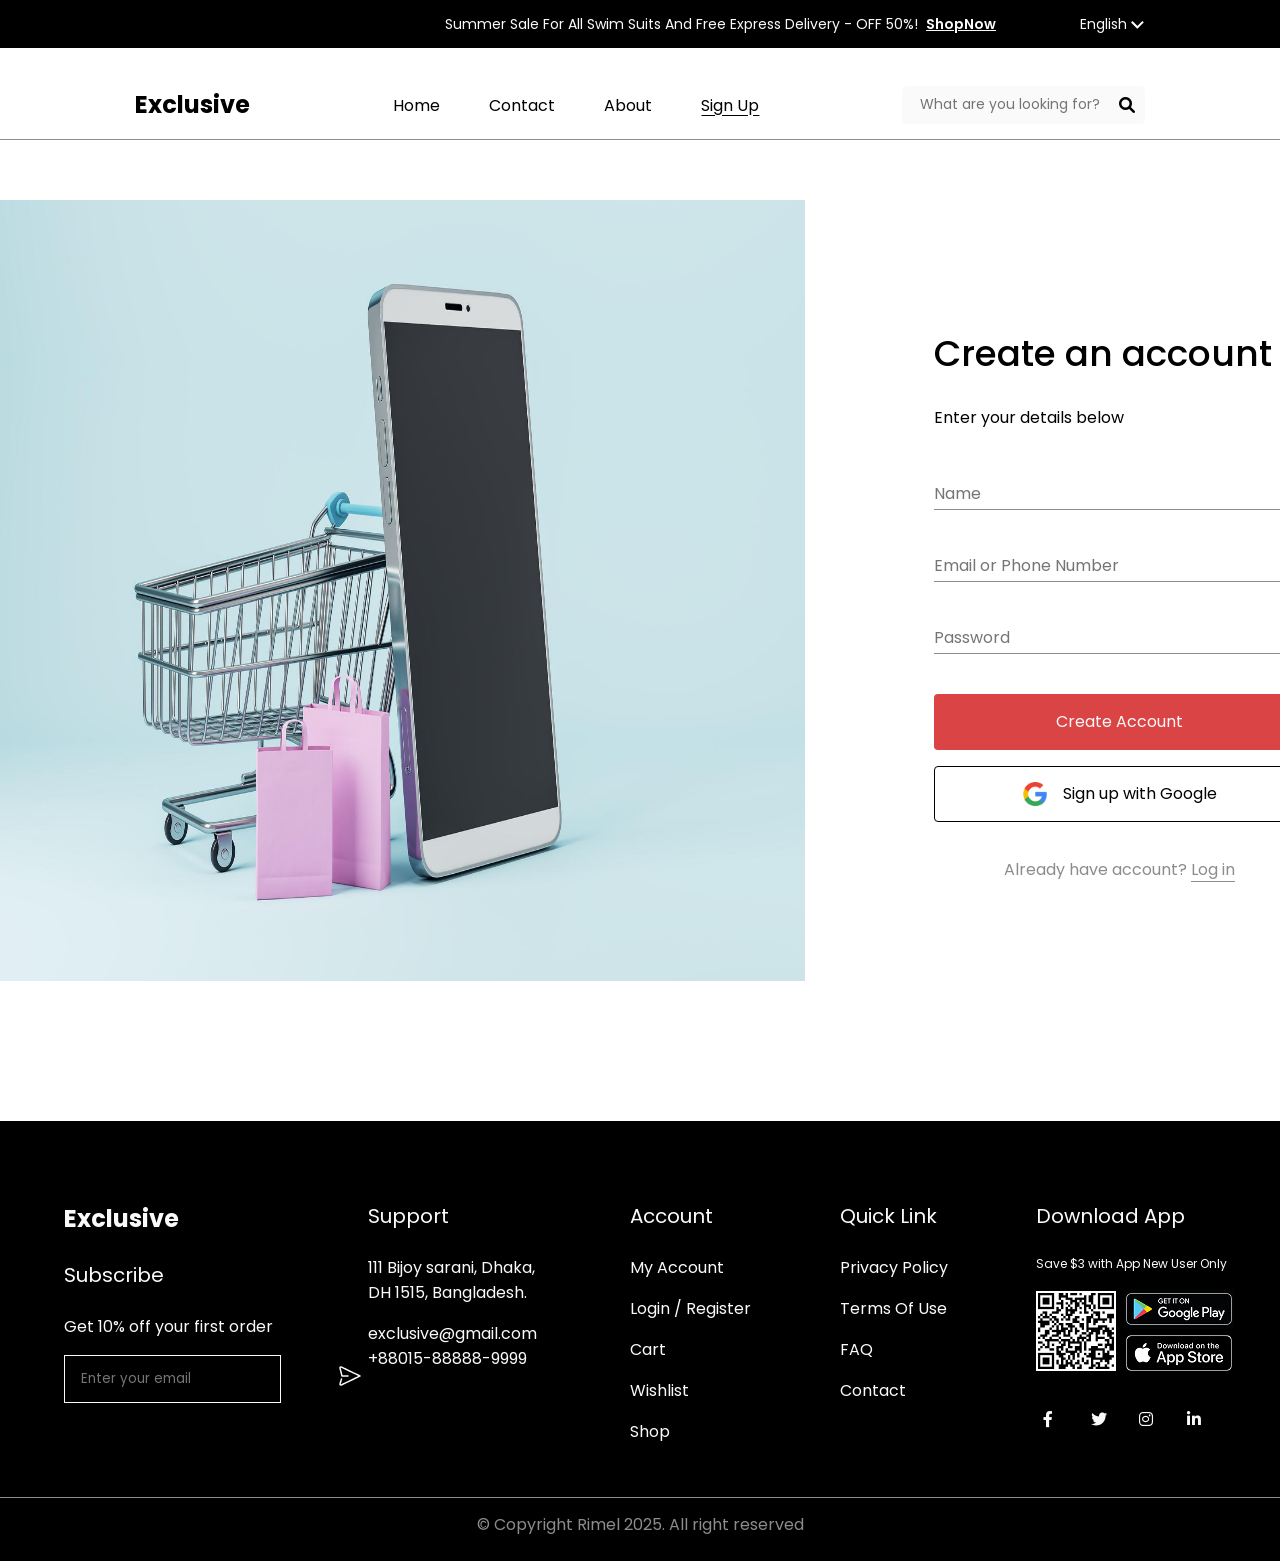
<file: sign-up.html>
<!DOCTYPE html>
<html lang="en">
  <head>
    <meta charset="utf-8" />
    <meta name="viewport" content="width=device-width, initial-scale=1.0" />
    <title>Sign Up - Exclusive</title>
    <link rel="stylesheet" href="./css/sign-up.css" />
    <link rel="stylesheet" href="./css/nav&footer.css" />

    <link
      rel="stylesheet"
      href="https://cdnjs.cloudflare.com/ajax/libs/font-awesome/6.0.0/css/all.min.css"
    />
    <link rel="preconnect" href="https://fonts.googleapis.com" />
    <link rel="preconnect" href="https://fonts.gstatic.com" crossorigin />
    <link
      href="https://fonts.googleapis.com/css2?family=Poppins:ital,wght@0,100;0,200;0,300;0,400;0,500;0,600;0,700;0,800;0,900;1,100;1,200;1,300;1,400;1,500;1,600;1,700;1,800;1,900&display=swap"
      rel="stylesheet"
    />
  </head>

  <body>
    <div class="container">
      <header>
        <div class="top-header">
          <div class="frame-2">
            <p>
              Summer Sale For All Swim Suits And Free Express Delivery - OFF
              50%!
            </p>
            <a href="#">ShopNow</a>
          </div>
          <div class="language-selector">
            <span class="language">English</span>
            <img class="dropdown-icon" src="assets/DropDown.png" />
          </div>
        </div>
        <nav>
          <h1>Exclusive</h1>
          <ul>
            <li><a href="index.html">Home</a></li>
            <li><a href="contact.html">Contact</a></li>
            <li><a href="about.html">About</a></li>
            <li><a href="sign-up.html" class="active">Sign Up</a></li>
          </ul>
          <div class="search-container">
            <input
              type="text"
              placeholder="What are you looking for?"
              class="Search-input"
            />
            <i class="fa-solid fa-magnifying-glass search-icon"></i>
          </div>
        </nav>
      </header>
      <main>
        <div class="signUp-wrapper">
          <aside>
            <img src="assets/dl-beatsnoop-1.jpg" />
          </aside>
          <section>
            <h2>Create an account</h2>
            <p>Enter your details below</p>
            <form>
              <input
                type="text"
                placeholder="Name"
                class="form-input"
                name="name"
                required
              />
              <input
                type="email"
                placeholder="Email or Phone Number"
                class="form-input"
                required
              />
              <input
                type="Password"
                placeholder="Password"
                class="form-input"
                name="Password"
                required
              />

              <button type="submit" class="create-account">
                Create Account
              </button>
            </form>
            <div class="alternative-signup">
              <button class="google-signup">
                <img src="assets/Icon-Google.png" />
                <span>Sign up with Google</span>
              </button>
              <p class="login-link">
                Already have account? <a href="Login.html">Log in</a>
              </p>
            </div>
          </section>
        </div>
      </main>
      <footer>
        <div class="footer-content">
          <div class="footer-column">
            <h3 class="logo">Exclusive</h3>
            <h4>Subscribe</h4>
            <p>Get 10% off your first order</p>
            <form class="subscribe-form">
              <input type="email" placeholder="Enter your email" />
              <button type="submit" aria-label="Send">
                <img src="assets/icon-send.png" />
              </button>
            </form>
          </div>
          <div class="footer-column">
            <h4>Support</h4>
            <p>111 Bijoy sarani, Dhaka, DH 1515, Bangladesh.</p>
            <a href="mailto:exclusive@gmail.com">exclusive@gmail.com</a>
            <a href="tel:+8801588888999">+88015-88888-9999</a>
          </div>
          <div class="footer-column">
            <h4>Account</h4>
            <ul>
              <li><a href="#">My Account</a></li>
              <li><a href="#">Login / Register</a></li>
              <li><a href="#">Cart</a></li>
              <li><a href="#">Wishlist</a></li>
              <li><a href="#">Shop</a></li>
            </ul>
          </div>
          <div class="footer-column">
            <h4>Quick Link</h4>
            <ul>
              <li><a href="#">Privacy Policy</a></li>
              <li><a href="#">Terms Of Use</a></li>
              <li><a href="#">FAQ</a></li>
              <li><a href="#">Contact</a></li>
            </ul>
          </div>
          <div class="footer-column">
            <h4>Download App</h4>
            <p class="small-p">Save $3 with App New User Only</p>
            <div class="app-download">
              <img src="assets/Frame 719.png" />
            </div>
            <div class="social-links">
              <a href="https://www.facebook.com/" target="_blank"
                ><i class="fa-brands fa-facebook-f"></i
              ></a>
              <a href="https://twitter.com/" target="_blank"
                ><i class="fa-brands fa-twitter"></i
              ></a>
              <a href="https://www.instagram.com/" target="_blank"
                ><i class="fa-brands fa-instagram"></i
              ></a>
              <a href="https://www.linkedin.com/" target="_blank"
                ><i class="fa-brands fa-linkedin-in"></i
              ></a>
            </div>
          </div>
        </div>
        <div class="copyright">
          <p>&copy; Copyright Rimel 2025. All right reserved</p>
        </div>
      </footer>
    </div>
  </body>
</html>
</file>
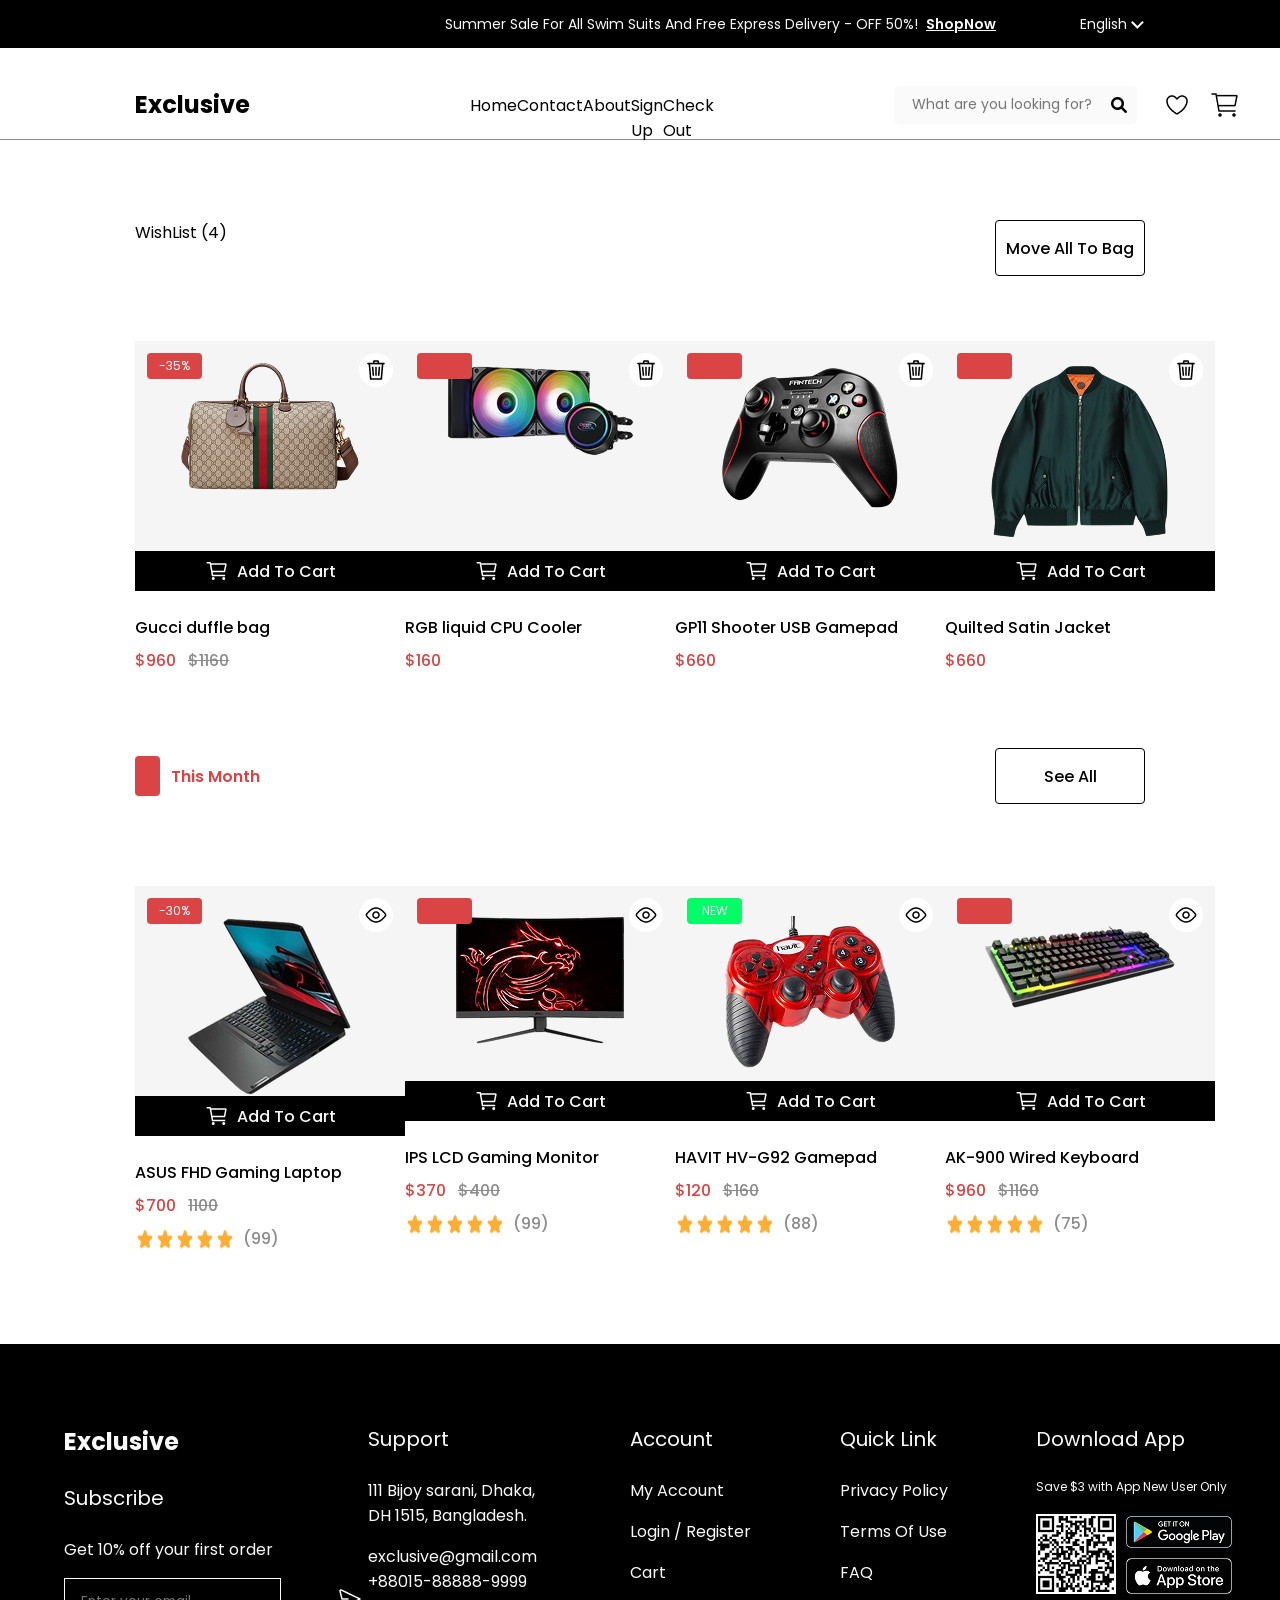
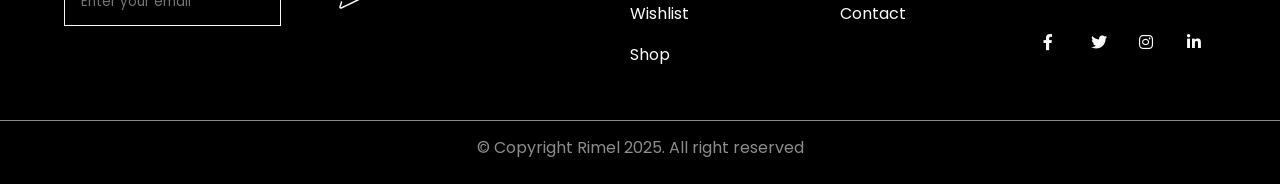
<file: WishList.html>
<!DOCTYPE html>
<html lang="en">
  <head>
    <meta charset="utf-8" />
    <meta name="viewport" content="width=device-width, initial-scale=1.0" />
    <title>WishList</title>
    <link rel="stylesheet" href="./css/WishList.css" />
    <link rel="stylesheet" href="./css/Home.css" />
    <link rel="stylesheet" href="./css/nav&footer.css" />

    <link
      rel="stylesheet"
      href="https://cdnjs.cloudflare.com/ajax/libs/font-awesome/6.0.0/css/all.min.css"
    />
    <link rel="preconnect" href="https://fonts.googleapis.com" />
    <link rel="preconnect" href="https://fonts.gstatic.com" crossorigin />
    <link
      href="https://fonts.googleapis.com/css2?family=Poppins:ital,wght@0,100;0,200;0,300;0,400;0,500;0,600;0,700;0,800;0,900;1,100;1,200;1,300;1,400;1,500;1,600;1,700;1,800;1,900&display=swap"
      rel="stylesheet"
    />
  </head>

  <body>
    <div id="WishList-container">
      <header>
        <div class="top-header">
          <div class="frame-2">
            <p>
              Summer Sale For All Swim Suits And Free Express Delivery - OFF
              50%!
            </p>
            <a href="#">ShopNow</a>
          </div>
          <div class="language-selector">
            <span class="language">English</span>
            <img class="dropdown-icon" src="assets/DropDown.png" />
          </div>
        </div>
        <nav class="pages-nav">
          <h1>Exclusive</h1>
          <ul>
            <li><a href="index.html">Home</a></li>
            <li><a href="contact.html">Contact</a></li>
            <li><a href="about.html">About</a></li>
            <li><a href="sign-up.html">Sign Up</a></li>
            <li><a href="checkout.html">Check Out</a></li>
          </ul>
          <div class="search-container">
            <input
              type="text"
              placeholder="What are you looking for?"
              class="Search-input"
            />
            <i class="fa-solid fa-magnifying-glass search-icon"></i>
          </div>
          <a href="WishList.html" class="WishList-icon"
            ><img src="assets/Wishlist.png"
          /></a>
          <a href="cart.html"><img src="assets/Cart1.png" /></a>
        </nav>
      </header>
      <main>
        <div class="wishlist-header">
          WishList (4)
          <button class="WL-btn">Move All To Bag</button>
        </div>
        <div class="first-product-group">
          <div class="b" data-person="-35%">
            <div class="photo-box">
              <img src="./assets/bag.png" />
              <div>
                <img src="assets/WhiteCart1.png" />
                Add To Cart
              </div>
            </div>
            <p>Gucci duffle bag</p>
            <div class="price">$960<del>$1160</del></div>
          </div>
          <div class="b">
            <div class="photo-box">
              <img src="./assets/RGB.png" />
              <div>
                <img src="assets/WhiteCart1.png" />
                Add To Cart
              </div>
            </div>
            <p>RGB liquid CPU Cooler</p>
            <div class="price">$160</div>
          </div>
          <div class="b">
            <div class="photo-box">
              <img src="./assets/black game pad.png" />
              <div>
                <img src="assets/WhiteCart1.png" />
                Add To Cart
              </div>
            </div>
            <p>GP11 Shooter USB Gamepad</p>
            <div class="price">
              $660
              <div class="rate"></div>
            </div>
          </div>
          <div class="b">
            <div class="photo-box">
              <img src="./assets/jacket.png" />
              <div>
                <img src="assets/WhiteCart1.png" />
                Add To Cart
              </div>
            </div>
            <p>Quilted Satin Jacket</p>
            <div class="price">
              $660
              <div class="rate"></div>
            </div>
          </div>
        </div>
        <section class="this-month-sec">
          <div class="BBC">
            <div class="flag">This Month</div>
            <button class="WL-btn">See All</button>
          </div>
          <div class="first-product-group">
            <div class="E" data-person="-30%">
              <div class="photo-box">
                <img src="./assets/laptop.png" />
                <div>
                  <img src="assets/WhiteCart1.png" />
                  Add To Cart
                </div>
              </div>
              <p>ASUS FHD Gaming Laptop</p>
              <div class="price">$700<del>1100</del></div>
              <div class="rate"><img src="assets/Five star.png" />(99)</div>
            </div>
            <div class="E">
              <div class="photo-box">
                <img src="./assets/screen.png" />
                <div>
                  <img src="assets/WhiteCart1.png" />
                  Add To Cart
                </div>
              </div>
              <p>IPS LCD Gaming Monitor</p>
              <div class="price">$370<del>$400</del></div>
              <div class="rate"><img src="assets/Five star.png" />(99)</div>
            </div>
            <div class="E" id="NEW" data-person="NEW">
              <div class="photo-box">
                <img src="./assets/game pad.png" />
                <div>
                  <img src="assets/WhiteCart1.png" />
                  Add To Cart
                </div>
              </div>
              <p>HAVIT HV-G92 Gamepad</p>
              <div class="price">$120<del>$160</del></div>
              <div class="rate"><img src="assets/Five star.png" />(88)</div>
            </div>
            <div class="E">
              <div class="photo-box">
                <img src="./assets/keyboard.png" />
                <div>
                  <img src="assets/WhiteCart1.png" />
                  Add To Cart
                </div>
              </div>
              <p>AK-900 Wired Keyboard</p>
              <div class="price">$960<del>$1160</del></div>
              <div class="rate"><img src="assets/Five star.png" />(75)</div>
            </div>
          </div>
        </section>
      </main>
      <footer>
        <div class="footer-content">
          <div class="footer-column">
            <h3 class="logo">Exclusive</h3>
            <h4>Subscribe</h4>
            <p>Get 10% off your first order</p>
            <form class="subscribe-form">
              <input type="email" placeholder="Enter your email" />
              <button type="submit" aria-label="Send">
                <img src="assets/icon-send.png" />
              </button>
            </form>
          </div>
          <div class="footer-column">
            <h4>Support</h4>
            <p>111 Bijoy sarani, Dhaka, DH 1515, Bangladesh.</p>
            <a href="mailto:exclusive@gmail.com">exclusive@gmail.com</a>
            <a href="tel:+8801588888999">+88015-88888-9999</a>
          </div>
          <div class="footer-column">
            <h4>Account</h4>
            <ul>
              <li><a href="#">My Account</a></li>
              <li><a href="#">Login / Register</a></li>
              <li><a href="#">Cart</a></li>
              <li><a href="#">Wishlist</a></li>
              <li><a href="#">Shop</a></li>
            </ul>
          </div>
          <div class="footer-column">
            <h4>Quick Link</h4>
            <ul>
              <li><a href="#">Privacy Policy</a></li>
              <li><a href="#">Terms Of Use</a></li>
              <li><a href="#">FAQ</a></li>
              <li><a href="#">Contact</a></li>
            </ul>
          </div>
          <div class="footer-column">
            <h4>Download App</h4>
            <p class="small-p">Save $3 with App New User Only</p>
            <div class="app-download">
              <img src="assets/Frame 719.png" />
            </div>
            <div class="social-links">
              <a href="https://www.facebook.com/" target="_blank"
                ><i class="fa-brands fa-facebook-f"></i
              ></a>
              <a href="https://twitter.com/" target="_blank"
                ><i class="fa-brands fa-twitter"></i
              ></a>
              <a href="https://www.instagram.com/" target="_blank"
                ><i class="fa-brands fa-instagram"></i
              ></a>
              <a href="https://www.linkedin.com/" target="_blank"
                ><i class="fa-brands fa-linkedin-in"></i
              ></a>
            </div>
          </div>
        </div>
        <div class="copyright">
          <p>&copy; Copyright Rimel 2025. All right reserved</p>
        </div>
      </footer>
    </div>
  </body>
</html>
</file>
<file: css/Home.css>
#home{
    width: 100vw;
    height: 5902px;
    display: flex;
    flex-direction: column;
}
#home>main{
    width: 100%;
    height: 5320px;
    padding: 0px 135px 140px;
}
.first-sec{
    width: 100%;
    height: 384px;
    display: flex;
    justify-content: space-between;
    margin-bottom: 140px;
}
.categories-box{
    width: calc(233 / 1170 *100%);
    height: 100%;
    border-right: solid 1px var(--primary);
    display: flex;
    flex-direction: column;
    gap: 16px;
    font-size: 1rem;
}
.promo-box{
    width: calc(892 / 1170 *100%);
    height: calc(344 / 384 *100%);
    background-color: var(--black);
    align-self: flex-end;
    padding: 58px 64px 11px 64px;
    display: flex;
    flex-direction: column;
    gap: 21px;
    color: var(--white);
    position: relative;
}
.promo-box::after{
    content: "";
    position: absolute;
    width: 496px;
    height: 352px;
    background-image: url(../assets/iphone14.png);
    background-repeat: no-repeat;
    top: 16px;
    right: 0px;
}
.iphone14{
    max-width: 190px;
    max-height: 49px;
    display: flex;
    justify-content: space-between;
    font-size: 1rem;
    color: inherit;
}
.iphone14 >p{
    margin-top:22px;
}
.iphone14 >img{
    max-width: 40px;
    max-height: 100%;
}
.promo-box >h1{
    max-width: 294px;
    max-height: 120px;
    white-space: pre-wrape;
    color: inherit;
    font-size: 3rem;
    font-weight: 600;
}
.promo-box >a{
    max-width: 113px;
    max-height: 28px;
    color: inherit;
    display: flex;
    align-items: center;
    justify-content: space-between;
}
.promo-box .arrow{
    max-width: 24px;
    max-height: 24px;
}
.pagenation{
    max-width: 110px;
    max-height: 12px;
    align-self: center;
    display: flex;
    gap: 12px;
}
.pagenation >div{
    width: 12px;
    height: 12px;
    border-radius: 50%;
    background-color: var(--primary);
    position: relative;
    z-index: 2;
}
.pagenation >.active-circle{
    background-color: var(--secondary);
    border: solid 1px var(--white);
}
.today-sec{
    width: 100%;
    height: 493px ;
    display: flex;
    flex-direction: column;
    gap: 13px;
}
.flag{
    width: fit-content;
    height: 40px;
    padding-left: 36px;
    position: relative;
    font-size: 1rem;
    color: var(--secondary);
    font-weight: 600;
    display: flex;
    align-items: center;
    justify-content: end;
}
.flag::before{
    content: "";
    position: absolute;
    left: 0%;
    top: 0%;
    width: 20%;
    height: 100%;
    background-color: var(--secondary);
    border-radius: 4px;
}
.flash-sales {
    width: 100%;
    max-height: 50px;
    display: flex;
    align-items: center;
    gap: 87px ;
}

h2 {
    font-size: 36px;
    font-weight: 600;
    margin-right: 10px;
}

.countdown {
    display: flex;
    align-items: center;
    gap: 17px;
    margin-right: calc(424/1170 * 100%);
}

.time {
    text-align: center;
}

.label {
    font-size: 12px;
    display: block;
}

.number {
    font-size: 24px;
    font-weight: bold;
}

.separator {
    font-size: 24px;
    color:var(--secondary);
    font-weight: bold;
}

.arrows-box {
    max-width: 100px;
    max-height: 46px;
    display: flex;
    gap: 8px;
    /* margin-left: calc(465/1170 * 100%); */
}
.arrow-btn{
    min-width: 46px;
    min-height: 46px;
    background-color: var(--lightGray);
    border-radius: 50%;
    border: none;
    display: flex;
    align-items: center;
    justify-content: center;
}
.arrow-btn>img{
    width: calc(24/46 *100%);
    height: calc(24/46 *100%);
}
.first-product-group{
    width: 100%;
    height: auto;
    display: flex;
    justify-content: space-between;
    margin-top: 25px;
}
.first-product-group > .product-card{
    width: 270px;
    height: 350px;
    display: flex;
    flex-direction: column;
    gap: 8px;
    position: relative;
    font-size: 1rem;
    font-weight: 500;
}
.product-card::before{
    content: attr(data-person);
    position: absolute;
    background-color: var(--secondary);
    width: 55px;
    height: 26px;
    color: var(--white);
    top: 12px;
    left: 12px;
    text-align: center;
    font-size: 12px;
    border-radius: 4px;
    font-weight: 400;
    display: flex;
    align-items: center;
    justify-content: center;
}
.product-card::after{
    content: "";
    position: absolute;
    background-image: url(../assets/H-E.png);
    width: 34px;
    height: 76px;
    color: var(--white);
    top: 12px;
    right: 12px;
}
.photo-box{
    width: 100%;
    height: 250px;
    background-color: var(--lightGray);
    display: flex;
    align-items: center;
    justify-content: center;
    padding: 0px 40px;
    margin-bottom: 16px;
}
.photo-box >img{
    max-width: 100%;
    max-height: 100%;
}
.price{
    display: flex;
    gap: 12px;
    color: var(--secondary);
}
del{
    color: var(--primary);
}
.rate{
    display: flex;
    gap: 8px;
    color: var(--primary);
}
.view-all{
    width: 100%;
    height: 256px;
    padding: 76px 0px 80px;
    display: flex;
    flex-direction: column;
    align-items: center;
    justify-content: space-between;
}
.btn-view-all{
    color: var(--white);
    background-color: var(--secondary);
    width: 234px;
    height: 56px;
    display: flex;
    align-items: center;
    justify-content:center;
    border: none;
    border-radius: 4px;
    font-size: 1rem;
    font-weight: 500;
}
.btn-view-all:hover{
    color: var(--secondary);
    background-color: var(--lightGray);
}
.view-all > hr{
    width: 100%;
    height: 1px;
    background-color: var(--primary);
}
.categ-section{
    width: 100%;
    height: 313px;
}
.BBC{
    width: 100%;
    height: 50px;
    display: flex;
    align-items: center;
    justify-content: space-between;
    font-size: 36px;
    font-weight: 600;
    margin: 20px 0px 60px;
}
.group-of-all-categ{
    width: 100%;
    height: 145px;
    display: flex;
    justify-content: space-between;
}
.single-categ{
    width: 170px;
    height: 100%;
    background-color: var(--lightGray);
    border-radius: 4px;
    display: flex;
    flex-direction: column;
    align-items: center;
    justify-content: center;
    gap: 25px;
}
.single-categ:hover{
    background-color: var(--secondary);
}
.hrTwo{
    width: 100%;
    height: 1px;
    background-color: var(--primary);
    margin: 70px 0px;
}
.this-month-sec{
    width: 100%;
    height: 518px;
    display: flex;
    flex-direction: column;
}
.VA-btn{
    width: 159px;
    height: 56px;
    background-color: var(--secondary);
    border: none;
    color: var(--white);
    border-radius: 4px;
    font-size: 1rem;
    font-weight: 500;
}
.Enhance{
    width: 100%;
    height: 500px;
    margin: 140px 0px 70px;
}
#our-products{
    width: 100%;
    height: 1156px;
}
#with-colers{
    margin-top: 60px;
}
.product-card>img{
    width: 48px;
    height: 20px;
}
#second-VA-brn{
    margin: 60px auto 140px auto;
}
.Featured{
    width: 100%;
    height: 768px;
    display: flex;
    flex-direction: column;
    gap: 13px;
}
.grid-box{
    width: 100%;
    height: 600px;
    margin-top: 60px;
    display: grid;
    grid-template-columns: repeat(4,1fr);
    grid-template-rows: repeat(2,284px);
    gap: 30px;
}
.grid-box>img{
    width: 100%;
    height: 100%;
}
#PlayStation{
    grid-column: 1/3;
    grid-row: 1/3;
}
#women-collection{
    grid-column: 3/5;
    grid-row: 1/2;
}
.properties{
    width: 943px;
    height: 161px;
    margin:140px auto;
    display: flex;
    justify-content: space-between;
}
.properties>div{
    max-width: 270px;
    height: 100%;
    display: flex;
    flex-direction: column;
    align-items: center;
    justify-content: space-between;
    font-size: 20px;
    font-weight: 600;
}
.properties img{
    width: 80px;
    height: 80px;
}
.properties p{
    font-size: 14px;
    font-weight: 400;
}
</file>
<file: css/nav&footer.css>
:root { 
  --black:#000000;
  --white:#FAFAFA;
  --primary:#8d8c8c;
  --lightGray:#F5F5F5;
  --secondary:#DB4444;
  --babyBlue:#CBE4E8;
}
*{
  padding: 0%;
  margin: 0%;
  box-sizing: border-box;
  font-family: "Poppins", sans-serif;
}
body{
  width: 100vw;
}
header{
    width: 100%;
    height: 140px;
    display: flex;
    flex-direction: column;
  }
  .top-header{
    width: 100%;
    height: 48px;
    background-color: var(--black);
    color: var(--white);
    font-size: 14px;
    display: flex;
    align-items: center;
    justify-content: space-between;
    padding:12px 136px 12px 445px ;
  }
  .frame-2{
    display: flex;
    column-gap: 8px;
  }
  .frame-2>a{
    font-weight:600;
    color: var(--white);
  }
  nav{
    width: 100%;
    height: 92px;
    padding:38px 135px 16px 135px ;
    display: flex;
    align-items: center;
    justify-content: space-between;
    border-bottom: solid 0.5px var(--primary);
  }
  nav > h1{
    font-size: 24px;
    font-weight: bold;
  }
  nav > ul {
    width: 367px;
    height: 24px;
    display: flex;
    justify-content: space-between;
    list-style: none;
  }
  nav a{
    font-size: 16px;
    text-decoration:none;
    color: var(--black);
  }
  .active{
    text-decoration:underline;
    text-underline-offset: 4px;
  }

  .search-container {
    position: relative;
    display: inline-block;
  }
  
  .Search-input {
    width: 243px;
    height: 38px;
    border: none;
    background-color: var(--white);
    padding-left: 18px;
    padding-right: 40px; 
    font-size: 14px;
    border-radius: 5px;
  }
  .search-icon {
    position: absolute;
    right: 10px;
    top: 50%;
    transform: translateY(-50%);
    font-size: 16px;
    color: var(--black); 
  }
  .WishList-icon{
    margin: 0px 19px 0px 24px;
  }
  /* =========== footer ============= */
footer{
   width: 100vw;
    height: 440px;
    background-color: var(--black);
    padding: 80px 0px 24px;
    display: flex;
    flex-direction: column;
    align-items: center;
    justify-content: space-between;
  }
  .footer-content{
    width: 90vw;
    height: 236px;
    display: grid;
    grid-template-columns: 217px 175px 123px 109px 198px;
    gap: 87px;
    color: var(--white);
    font-size: 16px;
  }
  .footer-column>.logo{
    font-size: 24px;
    font-weight: bold;
    margin-bottom: 24px;
  }
  .footer-column>h4{
    font-size: 20px;
    font-weight: normal;
    margin-bottom: 24px;
  }
  .subscribe-form{
    width: 100%;
    height: 48px;
    display: flex;
    border: 1.5px solid var(--white);
    padding-left: 16px;
  }
  .subscribe-form>input , .subscribe-form>button {
    background: none;
    border: none;
  }
  .subscribe-form img{
    width: 24px;
    height: 24px;
  }
  .footer-column>ul{
    list-style: none;
  }
  
  .footer-column a , 
  .footer-column>p ,
   .footer-column li{
    text-decoration: none;
    color: var(--white);
    margin-bottom: 16px;
  }
  .copyright{
    width: 100%;
    height: 40px;
    display: flex;
    justify-content: center;
    align-items: end;
    font-size: 16px;
    color: var(--primary);
    border-top: solid 0.25px var(--primary);
  }
  .small-p{
    font-size: 12px;
    margin-bottom: 8px;
  }
  .app-download>img{
    width: 198px;
    height: 84px;
  }
  .social-links{
    width: 168px;
    height: 24px;
    display: flex;
    justify-content: space-between;
    margin-top: 27px;
    margin-left: 7px;
  }
  .social-links i{
    width: 24px;
    height: 24px;
  }
  /* ********************************* */
  .pages-nav{
    display: flex;
    justify-content: unset;
  }
  .pages-nav >ul{
    margin-left: 220px;
    margin-right: 180px;
  }
  .pages-nav>a{
    width: 32px;
    height: 32px;
  }
  .pages-nav>.search-container{
    width: 243px;
  }
  .WishList-icon{
    margin-left: 24px;
    margin-right: 16px;
  }
  /* ********************************* */
  @media screen and (max-width: 1024px){
    header{
      height: 100px;
    }
    .top-header{
      height: 50px;
      font-size: 10px;
      justify-content: center;
      gap: 10%;
      padding:0 ;
    }
    .frame-2{
      column-gap: 5px;
    }
    nav{
      height: 50px;
      padding:0px 3% ;
    }
    nav > h1{
      font-size: 20px;
    }
    nav > ul {
      width: 30%;
      height: 24px;
    }
    nav a{
      font-size: 12px;
      text-decoration:none;
      color: var(--black);
    }
    .Search-input {
      width: 180px;
      height: 30px;
      border: none;
      padding-left: 5px;
      padding-right: 40px; 
      font-size: 10px;
      border-radius: 5px;
    }
/* =======footer======= */
    footer{
      height:unset;
      padding: 10% 0px 3%;
    }
    .footer-content{
      height:auto;
      display: grid;
      grid-template-columns: repeat(auto-fill,minmax(200px,1fr));
      gap: 7%;
      font-size: 14px;
      padding-bottom: 15%;
    }
  } 
  @media screen and (max-width: 768px){
    header{
      height: fit-content;
    }
    .top-header{
      height: 60px;
      font-size: 8px;
      justify-content:space-evenly;
      gap: 10%;
      padding:0px 7% ;
      flex-direction: column-reverse;
    }
    .frame-2{
      column-gap: 5px;
    }
    .language-selector{
      align-self: flex-end;
    }
    nav{
      margin-top: 5px;
      height: 100px;
      flex-wrap:wrap-reverse;
      padding:0px 4% ;
    }
    nav > h1{
      font-size: 16px;
    }
    nav > ul {
      width: 50%;
      height: 24px;
    }
    nav a{
      font-size: 10px;
    }
    .Search-input {
      width: 92vw;
      height: 40px;
      margin-top: 4px;
    }
/* =======footer======= */
    footer{
      padding: 5% 0px;
      width: 100vw;
      max-height: 1200px;
    }
    .footer-content{
      height:auto;
      display: grid;
      grid-template-columns: repeat(auto-fill,minmax(200px,1fr));
      gap: 0%;
      font-size: 14px;
      padding-bottom: 5%;
    }
    .footer-column>.logo{
      font-size: 20px;
      font-weight: bold;
      margin-bottom: 20px;
    }
    .footer-column>h4{
      font-size: 16px;
      margin-bottom: 18px;
    }
    .subscribe-form{
      width: 100%;
      height: 30px;
      padding: 4px 8px;
      justify-content: space-between;
      margin-bottom: 16px;
    }
    .subscribe-form img{
      width: 20px;
      height: 20px;
    }
    
    .footer-column a , 
    .footer-column>p ,
     .footer-column li{
      margin-bottom: 10px;
    }
    .copyright{
     font-size: 14px;
    }
  }
</file>
<file: CSS/about.css>
/* First Section: About */
.about-section {
    display: flex;
    align-items: center;
    justify-content: space-between;
    max-width: 1100px;
    margin: auto;
    background: white;
    padding: 40px;
    border-radius: 8px;
}

.text-content {
    width: 47%;
}

.text-content h2 {
    color: black;
    font-weight: 600;
    font-size: 54px;
    line-height: 64px;
    margin-bottom: 10px;
}

.text-content p {
    color: #000000;
    font-weight: 400;
    font-size: 16px;
    line-height: 24px;
    margin-bottom: 20px;

}

.image-content {
    width: 50%;
}

.image-content img {
    width: 100%;
    border-radius: 10px;
}

/* Second Section: Stats with Images */
.stats-section {
    display: grid;
    grid-template-columns: repeat(4, 1fr);
    gap: 20px;
    max-width: 1100px;
    margin: 40px auto;
    padding: 20px;
}

.stat-box {
    /* background: rebeccapurple; */
    display: flex;
    align-items: center;
    justify-content: center;
    padding: 20px;
    border-radius: 8px;
    /* box-shadow: 0 4px 10px rgba(0, 0, 0, 0.1); */
}

.stat-box img {
    max-width: 100%;
    height: auto;
    object-fit: contain;
}
  
/* Responsive Design */
@media (max-width: 992px) {
    .stats-section {
        grid-template-columns: repeat(2, 1fr);
    }
}

@media (max-width: 600px) {
    .stats-section {
        grid-template-columns: 1fr;
    }
}

/* Third Section: Team Cards */
.team-section {
    display: flex;
    justify-content: center;
    gap: 20px;
    max-width: 1100px;
    margin: 40px auto;
}

.team-card {
    /* background: white; */
    text-align: start;
    padding: 20px;
    border-radius: 8px;
    box-shadow: 0 4px 10px rgba(0, 0, 0, 0.1);
    width: 30%;
}

.team-card img {
    width: 100%;
    border-radius: 8px;
}

.team-card h2 {
    color: #000000;
    margin: 10px 0;
    font-weight: 500;
    font-size: 22px;
    line-height: 30px;
}

.team-card p {
    color: #000000;
    margin-bottom: 10px;
    font-weight: 400;
    font-size: 16px;
    line-height: 24px;
}

.icons {
    display: flex;
    justify-content: start;
    gap: 10px;
}

.icons i {
    font-size: 18px;
    color: #000000;
    cursor: pointer;
}

/* Responsive Design */
@media (max-width: 992px) {
    .about-section {
        flex-direction: column;
        text-align: center;
    }
    .text-content, .image-content {
        width: 100%;
    }
    .stats-section {
        grid-template-columns: repeat(2, 1fr);
    }
    .team-section {
        flex-direction: column;
        align-items: center;
    }
    .team-card {
        width: 80%;
    }
}

@media (max-width: 600px) {
    .stats-section {
        grid-template-columns: 1fr;
    }
    .team-card {
        width: 100%;
    }
}

.singlePointImages{
    margin: 20px auto;
    padding: 20px;
    align-items: center;
    justify-content: center;
    display: flex;
    
}
.singlePointImages img{
    align-items: center;
    justify-content: center;
    margin: auto;
    
}

.properties{
    width: 943px;
    height: 161px;
    margin:140px auto;
    display: flex;
    justify-content: space-between;
}
.properties>div{
    max-width: 270px;
    height: 100%;
    display: flex;
    flex-direction: column;
    align-items: center;
    justify-content: space-between;
    font-size: 20px;
    font-weight: 600;
}
.properties img{
    width: 80px;
    height: 80px;
}
.properties p{
    font-size: 14px;
    font-weight: 400;
}
</file>
<file: CSS/nav&footer.css>
:root { 
  --black:#000000;
  --white:#FAFAFA;
  --primary:#8d8c8c;
  --lightGray:#F5F5F5;
  --secondary:#DB4444;
  --babyBlue:#CBE4E8;
}
*{
  padding: 0%;
  margin: 0%;
  box-sizing: border-box;
  font-family: "Poppins", sans-serif;
}
body{
  width: 100vw;
}
header{
    width: 100%;
    height: 140px;
    display: flex;
    flex-direction: column;
  }
  .top-header{
    width: 100%;
    height: 48px;
    background-color: var(--black);
    color: var(--white);
    font-size: 14px;
    display: flex;
    align-items: center;
    justify-content: space-between;
    padding:12px 136px 12px 445px ;
  }
  .frame-2{
    display: flex;
    column-gap: 8px;
  }
  .frame-2>a{
    font-weight:600;
    color: var(--white);
  }
  nav{
    width: 100%;
    height: 92px;
    padding:38px 135px 16px 135px ;
    display: flex;
    align-items: center;
    justify-content: space-between;
    border-bottom: solid 0.5px var(--primary);
  }
  nav > h1{
    font-size: 24px;
    font-weight: bold;
  }
  nav > ul {
    width: 367px;
    height: 24px;
    display: flex;
    justify-content: space-between;
    list-style: none;
  }
  nav a{
    font-size: 16px;
    text-decoration:none;
    color: var(--black);
  }
  .active{
    text-decoration:underline;
    text-underline-offset: 4px;
  }

  .search-container {
    position: relative;
    display: inline-block;
  }
  
  .Search-input {
    width: 243px;
    height: 38px;
    border: none;
    background-color: var(--white);
    padding-left: 18px;
    padding-right: 40px; 
    font-size: 14px;
    border-radius: 5px;
  }
  .search-icon {
    position: absolute;
    right: 10px;
    top: 50%;
    transform: translateY(-50%);
    font-size: 16px;
    color: var(--black); 
  }
  .WishList-icon{
    margin: 0px 19px 0px 24px;
  }
  /* =========== footer ============= */
footer{
   width: 100vw;
    height: 440px;
    background-color: var(--black);
    padding: 80px 0px 24px;
    display: flex;
    flex-direction: column;
    align-items: center;
    justify-content: space-between;
  }
  .footer-content{
    width: 90vw;
    height: 236px;
    display: grid;
    grid-template-columns: 217px 175px 123px 109px 198px;
    gap: 87px;
    color: var(--white);
    font-size: 16px;
  }
  .footer-column>.logo{
    font-size: 24px;
    font-weight: bold;
    margin-bottom: 24px;
  }
  .footer-column>h4{
    font-size: 20px;
    font-weight: normal;
    margin-bottom: 24px;
  }
  .subscribe-form{
    width: 100%;
    height: 48px;
    display: flex;
    border: 1.5px solid var(--white);
    padding-left: 16px;
  }
  .subscribe-form>input , .subscribe-form>button {
    background: none;
    border: none;
  }
  .subscribe-form img{
    width: 24px;
    height: 24px;
  }
  .footer-column>ul{
    list-style: none;
  }
  
  .footer-column a , 
  .footer-column>p ,
   .footer-column li{
    text-decoration: none;
    color: var(--white);
    margin-bottom: 16px;
  }
  .copyright{
    width: 100%;
    height: 40px;
    display: flex;
    justify-content: center;
    align-items: end;
    font-size: 16px;
    color: var(--primary);
    border-top: solid 0.25px var(--primary);
  }
  .small-p{
    font-size: 12px;
    margin-bottom: 8px;
  }
  .app-download>img{
    width: 198px;
    height: 84px;
  }
  .social-links{
    width: 168px;
    height: 24px;
    display: flex;
    justify-content: space-between;
    margin-top: 27px;
    margin-left: 7px;
  }
  .social-links i{
    width: 24px;
    height: 24px;
  }
  /* ********************************* */
  .pages-nav{
    display: flex;
    justify-content: unset;
  }
  .pages-nav >ul{
    margin-left: 220px;
    margin-right: 180px;
  }
  .pages-nav>a{
    width: 32px;
    height: 32px;
  }
  .pages-nav>.search-container{
    width: 243px;
  }
  .WishList-icon{
    margin-left: 24px;
    margin-right: 16px;
  }
  /* ********************************* */
  @media screen and (max-width: 1024px){
    header{
      height: 100px;
    }
    .top-header{
      height: 50px;
      font-size: 10px;
      justify-content: center;
      gap: 10%;
      padding:0 ;
    }
    .frame-2{
      column-gap: 5px;
    }
    nav{
      height: 50px;
      padding:0px 3% ;
    }
    nav > h1{
      font-size: 20px;
    }
    nav > ul {
      width: 30%;
      height: 24px;
    }
    nav a{
      font-size: 12px;
      text-decoration:none;
      color: var(--black);
    }
    .Search-input {
      width: 180px;
      height: 30px;
      border: none;
      padding-left: 5px;
      padding-right: 40px; 
      font-size: 10px;
      border-radius: 5px;
    }
/* =======footer======= */
    footer{
      height:unset;
      padding: 10% 0px 3%;
    }
    .footer-content{
      height:auto;
      display: grid;
      grid-template-columns: repeat(auto-fill,minmax(200px,1fr));
      gap: 7%;
      font-size: 14px;
      padding-bottom: 15%;
    }
  } 
  @media screen and (max-width: 768px){
    header{
      height: fit-content;
    }
    .top-header{
      height: 60px;
      font-size: 8px;
      justify-content:space-evenly;
      gap: 10%;
      padding:0px 7% ;
      flex-direction: column-reverse;
    }
    .frame-2{
      column-gap: 5px;
    }
    .language-selector{
      align-self: flex-end;
    }
    nav{
      margin-top: 5px;
      height: 100px;
      flex-wrap:wrap-reverse;
      padding:0px 4% ;
    }
    nav > h1{
      font-size: 16px;
    }
    nav > ul {
      width: 50%;
      height: 24px;
    }
    nav a{
      font-size: 10px;
    }
    .Search-input {
      width: 92vw;
      height: 40px;
      margin-top: 4px;
    }
/* =======footer======= */
    footer{
      padding: 5% 0px;
      width: 100vw;
      max-height: 1200px;
    }
    .footer-content{
      height:auto;
      display: grid;
      grid-template-columns: repeat(auto-fill,minmax(200px,1fr));
      gap: 0%;
      font-size: 14px;
      padding-bottom: 5%;
    }
    .footer-column>.logo{
      font-size: 20px;
      font-weight: bold;
      margin-bottom: 20px;
    }
    .footer-column>h4{
      font-size: 16px;
      margin-bottom: 18px;
    }
    .subscribe-form{
      width: 100%;
      height: 30px;
      padding: 4px 8px;
      justify-content: space-between;
      margin-bottom: 16px;
    }
    .subscribe-form img{
      width: 20px;
      height: 20px;
    }
    
    .footer-column a , 
    .footer-column>p ,
     .footer-column li{
      margin-bottom: 10px;
    }
    .copyright{
     font-size: 14px;
    }
  }
</file>
<file: CSS/account.css>
.specialNav{
    display: flex;
    /* justify-content: space-between; */
  
}
.specialNav p{
    margin-top: 50px;
    margin-left: -240px;
    font-weight: 400;
    font-size: 16px;
    line-height: 24px;
    span{
        color: #DB4444;
    }
}
 /* Breadcrumb Navigation */
 .breadcrumb {
    font-size: 14px;
    /* margin-bottom: 20px; */
    color: #666;
    display: flex;
    justify-content: flex-start;
    gap: 10px;
    border-bottom: 0;
}

.breadcrumb a {
    text-decoration: none;
    color: #666;
}
.breadcrumb span{
    color: #000000;
}

.breadcrumb a:hover {
    text-decoration: underline;
}

/* Main Container */
.container {
    
    display: flex;
    /* justify-content: space-between; */
    /* max-width: 1200px; */
    width: 100%;
    gap: 159px;
    /* background: #fff; */
    padding: 40px;
    /* border-radius: 8px; */
    /* box-shadow: 0 4px 10px rgba(0, 0, 0, 0.1); */
}

/* Sidebar */
.sidebar {
    width: 220px;
    padding-right: 40px; /* Ensure space between sidebar and form */
    /* border-right: 1px solid #ddd; */
}

.sidebar h3 {
    color: #000000;
    font-size: 16px;
    margin-bottom: 10px;
    font-weight: 500;
    line-height: 24px;
}

.sidebar ul {
    list-style: none;
    margin-bottom: 20px;
}

.sidebar li {
    padding: 8px 0;
    color: #999;
    cursor: pointer;
    font-weight: 400;
    font-size: 16px;
    line-height: 24px;
}

.sidebar .active {
    color: #DB4444;
    font-weight: 400;
    font-size: 16px;
    line-height: 24px;
    text-decoration: none;
}

/* Profile Container */
.profile-container {
    flex: 1;
    /*padding-left: 40px; /* Adds space between sidebar and form */
    box-shadow: 0 4px 10px rgba(0, 0, 0, 0.1);
    border-radius: 4px;
    padding: 40px;
    max-width: 870px;
    /* max-height: 630px; */
    margin-left: -50px;

}

h2 {
    color: #DB4444;
    margin-bottom: 15px;
}

/* Profile Form */
/*.profile-form {
    /* background: #fff; */
    /* padding: 30px; */
    /* border-radius: 5px; */
    /* border: 1px solid #ddd; */
    /*width: 870px; /* Fixed width same as Figma */
   /* height: 630px; /* Fixed height same as Figma */


.profile-form h3 {
    color: #000000;
    margin: 15px 0;
    font-weight: 400;
    font-size: 16px;
    line-height: 24px;
}

.form-group {
    display: flex;
    gap: 20px;
    margin-bottom: 15px;
}

.form-group div {
    flex: 1;
}

label {
    display: block;
    color: #000000;
    font-weight: 400;
    font-size: 16px;
    line-height: 24px;
    margin-bottom: 5px;
}
.passwords{
    div{
        margin-bottom: 20px;
    }
}
input {
    width: 100%;
    padding: 12px;
    border: 1px solid #ddd;
    border-radius: 4px;
    background: #d8d8d8;
}

/* Buttons */
.buttons {
    display: flex;
    justify-content: end;
    gap: 10px;
    margin-top: 15px;
}

button {
    padding: 12px 20px;
    border: none;
    border-radius: 4px;
    cursor: pointer;
    font-weight: 400;
    font-size: 16px;
    line-height: 24px;
}

.cancel {
    background: white;
    font-weight: 400;
    font-size: 16px;
    line-height: 24px;
}

.save {
    background: #DB4444;
    color: white;
}

button:hover {
    opacity: 0.9;
}
</file>
<file: CSS/cart.css>
/* Cart Container */
.cart-container {
    max-width: 1000px;
    margin: auto;
    background: #fff;
    padding: 20px;
    border-radius: 8px;
    /* box-shadow: 0 4px 10px rgba(0, 0, 0, 0.1); */
}

/* Breadcrumb Navigation */
.breadcrumb {
    font-size: 14px;
    margin-bottom: 20px;
    color: #666;
    display: flex;
    justify-content: flex-start;
    gap: 10px;
    border-bottom: 0;
}

.breadcrumb a {
    text-decoration: none;
    color: #666;
}
.breadcrumb span{
    color: #000000;
}

.breadcrumb a:hover {
    text-decoration: underline;
}

h2 {
    text-align: center;
    margin-bottom: 20px;
}

/* Cart Table */
.cart-table {
    width: 100%;
    border-collapse: collapse;
    margin-bottom: 20px;
}

.cart-table th, .cart-table td {
    padding: 15px;
    text-align: left;
    /* border-bottom: 1px solid #ddd; */

}
.cart-table tr{
    box-shadow: 0 4px 10px #f6f2f2;
    margin-bottom: 30px;

}

.cart-table th {
    /* background: #f5f5f5; */
    font-weight: 400;
    font-size: 16px;
    line-height: 24px;
}

.cart-table td select {
    padding: 5px;
    border: 1px solid #ccc;
    border-radius: 5px;
}

.product {
    display: flex;
    align-items: center;
    gap: 10px;
}

.product img {
    width: 40px;
    height: 40px;
    object-fit: contain;
}

/* Cart Actions */
.cart-actions {
    display: flex;
    justify-content: space-between;
    margin-bottom: 20px;
}

button {
    padding: 10px 15px;
    border: none;
    border-radius: 4px;
    border: 1px solid black;
    cursor: pointer;
    font-size: 16px;
    font-weight: 500;
    line-height: 24px;
    width: 218px;
    height: 56px;
    align-items: center;
    background: white;

}

/* .return-shop {
} */



/* Coupon & Cart Total Section */
.cart-bottom {
    display: flex;
    justify-content: space-between;
    gap: 20px;
}

.coupon-section {
    display: flex;
    justify-content: start;
    gap: 10px;
}

.coupon-section input {
    width: 300px;
    height: 56px;
    border-radius: 4px;

    padding: 10px;
    border: 1px solid #ddd;
}

.apply-coupon {
    background: #DB4444;
    color: white;
}

/* Cart Total */
.cart-total {
    width: 450px;

    /* width: 470px; */
    /* height: 324px; */
    /* background: #f5f5f5; */
    padding: 15px;
    border-radius: 5px;
    border: 1.5px solid black;
}

.cart-total h3 {
    font-weight: 500;
    font-size: 20px;
    line-height: 24px;
    margin-bottom: 10px;
}

.cart-total p {
    display: flex;
    justify-content: space-between;
    border-bottom: 1px solid black;
    padding: 10px;
    margin-top: 10px;
    font-weight: 400;
    font-size: 16px;
    line-height: 24px
}

.cart-total .total {
    font-weight: 400;
    font-size: 16px;
    line-height: 24px;
}

.checkout-btn {
    width: 50%;
    background: #DB4444;
    color: white;
    /* padding: 20px; */
    margin: 10px auto;
    /* margin-top: 10px; */
    align-items: center;
    align-self: center;
    margin-left: 20%;
}

button:hover {
    opacity: 0.9;
}
</file>
<file: CSS/checkout.css>
:root { 
    --black:#000000;
    --white:#FAFAFA;
    --primary:#8d8c8c;
    --secondary:#DB4444;
    --babyBlue:#CBE4E8;
  }
  *{
    padding: 0%;
    margin: 0%;
    box-sizing: border-box;
    font-family: "Poppins", sans-serif;
  }
  body{
    width: 100vw;
  }

  /* Breadcrumb Navigation */
.breadcrumb {
    font-size: 14px;
    /* margin-bottom: 20px; */
    color: #666;
    display: flex;
    justify-content: flex-start;
    gap: 10px;
}

.breadcrumb a {
    text-decoration: none;
    color: #666;
}
.breadcrumb span{
    color: #000000;
}

.breadcrumb a:hover {
    text-decoration: underline;
}

.checkout-container {
    display: flex;
    justify-content: space-between;
    gap: 30px;
    /* max-width: 900px; */
    margin: auto;
    background: #fff;
    padding: 50px;
    border-radius: 8px;
    box-shadow: 0 4px 10px rgba(0, 0, 0, 0.1);
}

.billing-details {
    flex: 1;
    max-width: 40%;
}

.billing-details h2 {
    margin-bottom: 20px;
}

.input-group {
    margin-bottom: 15px;
}

.input-group label {
    display: block;
    font-weight: 400;
    font-size: 16px;
    margin-bottom: 5px;
    color: #999;
}

.input-group input {
    width: 100%;
    padding: 10px;
    border: 1px solid #ddd;
    border-radius: 5px;
}

.save-info {
    display: flex;
    align-items: center;
    gap: 8px;
    margin-top: 10px;
}

.order-summary {
    /* flex: 1; */
    max-width: 50%;
    background: #fff;
    padding: 20px;
    border-left: 1px solid #ddd;
}

.order-summary h3 {
    margin-bottom: 15px;
}

.product {
    display: flex;
    align-items: center;
    justify-content: space-between;
    margin-bottom: 24px;
}

.product img {
    width: 40px;
    height: 40px;
    object-fit: contain;
}

.order-total {
    border-top: 1px solid #ddd;
    padding-top: 10px;
    margin-bottom: 24px;
}

.order-total p {
    display: flex;
    justify-content: space-between;
    margin-bottom: 15px;
}

.order-total .total {
    font-weight: 400;
    font-size: 16px;
    line-height: 24px;
}

.payment-methods {
    margin-top: 15px;
    margin-bottom: 24px;
}

.payment-icons img {
    width: 40px;
    margin: 5px;
}

.coupon {
    display: flex;
    gap: 10px;
    margin-top: 15px;
}

.coupon input {
    flex: 1;
    padding: 10px;
    border: 1px solid #ddd;
    border-radius: 5px;
}

.apply-coupon {
    padding: 10px;
    background: #DB4444;
    color: white;
    border: none;
    border-radius: 5px;
    cursor: pointer;
}

.place-order {
    width: 100%;
    padding: 10px;
    background: #DB4444;
    color: white;
    border: none;
    border-radius: 5px;
    cursor: pointer;
    margin-top: 10px;
}

button:hover {
    opacity: 0.9;
}
</file>
<file: CSS/contact.css>
/* Contact Page Styling */
.contact-section {
    display: flex;
    justify-content: center;
    align-items: center;
    padding: 40px 20px;
    background-color: #fff;
}

.contact-container {
    max-width: 1000px;
    width: 100%;
}

/* Breadcrumb Navigation */
.breadcrumb {
    font-size: 14px;
    /* margin-bottom: 20px; */
    color: #666;
    display: flex;
    justify-content: flex-start;
    gap: 10px;
    border-bottom: 0;
}

.breadcrumb a {
    text-decoration: none;
    color: #000;
    font-weight: 500;
}

.breadcrumb a:hover {
    text-decoration: underline;
}

/* Contact Content Layout */
.contact-content {
    display: flex;
    gap: 20px;
}

/* Contact Info Section */
.contact-info {
    width: 40%;
    background: #f9f9f9;
    padding: 20px;
    border-radius: 8px;
}

.info-box {
    margin-bottom: 20px;
}

.iconDiv{
    display: flex;
    justify-content: start;
    gap: 12px;
    
}
.icon {
    width: 30px; /* Adjusted width */
    height: 30px; /* Adjusted height */
    display: flex; /* Flexbox for centering */
    justify-content: center; /* Center horizontally */
    align-items: center; /* Center vertically */
    background-color: #c9302c; /* Red background */
    border-radius: 50%; /* Fully rounded */
    margin-bottom: 10px;
    margin-top: 10px;
}

.icon i {
    color: white; /* White icon color */
    font-size: 20px; /* Adjusted icon size */
}


.info-box h3 {
    font-size: 18px;
    font-weight: bold;
    margin-bottom: 5px;
}

.info-box p {
    font-size: 14px;
    /* color: #666; */
}

/* Contact Form Section */
.contact-form {
    width: 70%;
    background: #fff;
    padding: 9px;
    border-radius: 8px;
    box-shadow: 0 0 10px rgba(0, 0, 0, 0.1);
}

.input-group {
    display: flex;
    gap: 10px;
    margin-bottom: 15px;
}

.input-group input {
    flex: 1;
    padding: 10px;
    border: 1px solid #ddd;
    border-radius: 5px;
    font-size: 14px;
}

textarea {
    width: 100%;
    height: 120px;
    padding: 10px;
    border: 1px solid #ddd;
    border-radius: 5px;
    font-size: 14px;
    margin-bottom: 15px;
}

/* Button */
.contact-btn {
    display: block;
    width: 100%;
    padding: 12px;
    font-size: 16px;
    font-weight: bold;
    color: #fff;
    background-color: #d9534f;
    text-align: center;
    border: none;
    border-radius: 5px;
    cursor: pointer;
    transition: background 0.3s ease-in-out;
}

.contact-btn:hover {
    background-color: #c9302c;
}

/* Responsive Design */
@media (max-width: 768px) {
    .contact-content {
        flex-direction: column;
    }

    .contact-info,
    .contact-form {
        width: 100%;
    }

    .input-group {
        flex-direction: column;
    }
}
</file>
<file: css/Login.css>
main {
    width: 100%;
    height: 981px;
    padding: 60px 135px 140px 0px;
}

.login-wrapper {
    width: 1305px;
    height: 781px;
    display: flex;
    align-items: center;
    justify-content: space-between;
}

.login-wrapper>aside {
    width: 805px;
    height: 781px;
    background-color: var(--babyBlue);
}

.login-wrapper img {
    width: 100%;
    height: 100%;
}

.login-wrapper>section {
    width: 371px;
    height: 326px;
}

.login-wrapper>h2 {
    font-size: 36px;
    font-weight: 500;
    margin-bottom: 24px;
}

section>p {
    font-size: 16px;
    font-weight: 400;
    margin-bottom: 48px;
}

.login-wrapper form {
    width: 100%;
    height: 104px;
    display: flex;
    flex-direction: column;
    row-gap: 40px;
    margin-bottom: 16px;
}

.form-input {
    width: 100%;
    height: 32px;
    border: none;
    border-bottom: 0.5px solid var(--primary);
    font-size: 16px;
}
.login-wrapper div{
    width: 100%;
    height: 56px;
    display: flex;
    align-items: center;
    justify-content: space-between;
    font-size: 16px;
    color: var(--secondary);
}
.login-wrapper button{
    width: 143px;
    height: 56px;
    background-color: var(--secondary);
    color: var(--white);
    border: none;
}
@media screen and (max-width: 1024px){
    main{
        height: 900px;
        padding: 0px;
      }
      .login-wrapper{
        width: 100%;
        height: 100%;
        flex-direction: column;
      }
      .login-wrapper>aside{
        width: 100%;
        height: 60%;
      }
      section{
        display: flex;
        flex-direction: column;
        justify-content: center;
    }
      .login-wrapper > section {
        width: 85%;
        height: 66%;
    }
      .login-wrapper h2{
        font-size: 26px;
        margin-bottom: 10px;
      }
      .login-wrapper p{
        margin-bottom: 1%;
      }
      .login-wrapper form{
        height: 50%;
        row-gap: 10%;
        margin-bottom: 0px;
        font-size: 14px;
      }
      .form-input{
        width: 100%;
        height: 30%;
        font-size: inherit;
      }
      .login-wrapper div{
          width: 100%;
          height: 20%;
          font-size: 14px;
      }
      .login-wrapper button{
          width: 30%;
          height: 100%;
      }
  }
  @media screen and (max-width: 767px){
    main{
      height: 600px;
      padding: 0px;
    }
    .login-wrapper{
      width: 100%;
      height: 100%;
    }
    .login-wrapper>aside{
      width: 100%;
      height: 35%;
    }
    
    .login-wrapper > section{
      width: 85%;
      height: 66%;
      padding-top: 7%;
    }
    .login-wrapper h2{
      font-size: 24px;
      margin-bottom: 5px;
    }
    section > p{
      font-size: 14px;
      /* margin-bottom: 16px; */
    }
    .login-wrapper form{
      height: 50%;
      row-gap: 10%;
      margin-top:16px;
      font-size: 14px;
    }
    .form-input{
      width: 100%;
      height: 14%;
      font-size: inherit;
    }
    .login-wrapper div{
        width: 100%;
        height: 20%;
        font-size: 14px;
    }
    .login-wrapper button{
        width: 30%;
        height: 100%;
    }
  }
</file>
<file: css/ProductDetail.css>
:root { 
    --black:#000000;
    --white:#FAFAFA;
    --primary:#8d8c8c;
    --lightGray:#F5F5F5;
    --secondary:#DB4444;
    --babyBlue:#CBE4E8;
  }
#ProductD-container{
    width: 100vw;
    height: 2093px;
    display: flex;
    flex-direction: column;
}
#ProductD-container > main{
    width: 100%;
    height: 1511px;
    padding: 80px 135px 140px;
    display: flex;
    flex-direction: column;
    gap: 40px;
}
/* --------------------- */
.breadcrumb {
    width: 360px;
    height: 21px;
    font-size: 14px;
    font-weight: 400;
    color: var(--black);
    display: flex;
    gap: 12px;
}
.breadcrumb a {
    text-decoration: none;
    color: var(--primary);
}
.product-container {
    width: 100%;
    height: 600px;
    display: flex;
    gap: 80px;
    margin-bottom: 140px;
}
.product-gallery {
    width: 700px;
    height: 100%;
    display: flex;
    gap: 30px;
}
.thumbnail-list {
    width: 170px;
    height: 100%;
    display: flex;
    flex-direction: column;
    gap: 16px;
}
.thumbnail-list img {
    width: 170px;
    height: 138px;
    border-radius: 4px;
    cursor: pointer;
}
.main-image img {
    width: 500px;
    height: 100%;
    border-radius: 4px;
}
.product-details {
    width: 400px;
    height: 100%;
    display: flex;
    flex-direction: column;
    gap: 15px;
}
.product-title {
    font-size: 24px;
    margin-bottom: 10px;
}

.stock-status {
    color: green;
    font-weight: bold;
}
.price {
    font-size: 22px;
    color: #e60000;
    margin: 10px 0;
}
.description {
    font-size: 14px;
    color: #555;
    margin-bottom: 15px;
}
.options {
    display: flex;
    flex-direction: column;
    gap: 10px;
}
.colors, .sizes {
    display: flex;
    align-items: center;
    gap: 10px;
}
.color-option {
    width: 20px;
    height: 20px;
    border-radius: 50%;
    background: gray;
    cursor: pointer;
}
.selected {
    border: 2px solid black;
}
.size-btn {
    padding: 5px 10px;
    border: 1px solid #ccc;
    cursor: pointer;
    background: white;
    border-radius: 5px;
}
.quantity {
    width: 100%;
    height: 44px;
    display: flex;
    align-items: center;
}
.qty-btn{
    width: 41px;
    height: 100%;
    color: var(--white);
    background-color: #DB4444;
}
.qty-input{
    width: 80px;
    height: 100%;
    border: solid 0.5px black;
    display: flex;
    align-items: center;
    justify-content: center;
}
.buy-now{
    width: 165px;
    height: 100%;
    color: var(--white);
    background-color: #DB4444;
    display: flex;
    align-items: center;
    justify-content: center;
    margin: 0px 16px;
}
button{
    border: none;
}
</file>
<file: css/sign-up.css>
.container{
  width: 100vw;
  display: flex;
  flex-direction: column;
}
/* =========== main ============= */
main{
  width: 100vw;
  height: 981px;
  padding: 60px 135px 140px 0px;
}
.signUp-wrapper{
  width: 1305px;
  height: 781px;
  display: flex;
  align-items: center;
  justify-content: space-between;
}
.signUp-wrapper>aside{
  width: 805px;
  height: 781px;
  background-color: var(--babyBlue);
}
.signUp-wrapper img{
  width: 100%;
  height: 100%;
}
.signUp-wrapper > section{
  width: 371px;
  height: 530px;
}
.signUp-wrapper h2{
  font-size: 36px;
  font-weight:500;
  margin-bottom: 24px;
}
section > p{
  font-size: 16px;
  font-weight:400;
  margin-bottom: 48px;
}
.signUp-wrapper form{
  width: 100%;
  height: 272px;
  display: flex;
  flex-direction: column;
  row-gap: 40px;
  margin-bottom: 16px;
}
.form-input{
  width: 100%;
  height: 32px;
  border: none;
  border-bottom: 0.5px solid var(--primary);
  font-size: 16px;
}
.create-account{
  width: 100%;
  height: 56px;
  background-color: var(--secondary);
  color: var(--white);
  border: none;
  border-radius: 4px;
  font-size: 16px;
}
.alternative-signup{
  width: 100%;
  height: 116px;
  display: flex;
  flex-direction: column;
  align-items: center;
  justify-content: space-between;
}
.google-signup{
  width: 100%;
  height:56px;
  border-radius: 4px;
  border: solid 0.5px var(--black);
  background: none;
  display: flex;
  align-items: center;
  justify-content: center;
  column-gap: 16px;
  font-size: 16px;
}
.google-signup > img{
  width: 24px;
  height: 24px;
}
.login-link{
  color: var(--primary);
}
.login-link>a{
  color: var(--primary);
  text-decoration: underline;
  text-underline-offset: 6px;
}
@media screen and (max-width: 1024px){
  main{
    height: 1100px;
    padding: 0px;
  }
  .signUp-wrapper{
    width: 100%;
    height: 100%;
    flex-direction: column;
  }
  .signUp-wrapper>aside{
    width: 100%;
    height: 60%;
  }
  section{
    display: flex;
    flex-direction: column;
    justify-content: center;
}
  .signUp-wrapper > section {
    width: 85%;
    height: 66%;
}
  .signUp-wrapper h2{
    font-size: 26px;
    margin-bottom: 10px;
  }
  .signUp-wrapper p{
    margin-bottom: 1%;
  }
  .signUp-wrapper form{
    height: 50%;
    row-gap: 10%;
    margin-bottom: 0px;
    font-size: 14px;
  }
  .form-input{
    width: 100%;
    height: 30%;
    font-size: inherit;
  }
  .signUp-wrapper div{
      width: 100%;
      height: 20%;
      font-size: 14px;
  }
  .create-account{
      width: 100%;
      height: 65%;
      font-size: 20px;
      margin-bottom: 15px;
  }
  .alternative-signup{
    width: 100%;
    height: 20%;
    flex-direction: column;
    align-items: center;
    justify-content: center;
  }
  .google-signup{
    width: 100%;
    height:75%;
  }
  .login-link{
    margin-top: 20px;
  }
}
@media screen and (max-width: 767px){
  main{
    height: 650px;
    padding: 0px;
  }
  .signUp-wrapper{
    width: 100%;
    height: 100%;
  }
  .signUp-wrapper>aside{
    width: 100%;
    height: 35%;
  }
  .signUp-wrapper > section{
    width: 85%;
    height: 66%;
    padding-top: 7%;
  }
  .signUp-wrapper h2{
    font-size: 24px;
    margin-bottom: 5px;
  }
  section p{
    font-size: 14px;
    margin-bottom: 16px;
  }
  .signUp-wrapper form{
    height: 50%;
    row-gap: 10%;
    margin-bottom: 0px;
    font-size: 14px;
  }
  .form-input{
    width: 100%;
    height: 14%;
    font-size: inherit;
  }
  .create-account{
    width: 100%;
    height: 20%;
    font-size: inherit;
  }
  .alternative-signup{
    width: 100%;
    height: 20%;
  }
  .google-signup{
    height:46%;
    column-gap: 10px;
    font-size: 14px;
  }
  .google-signup > img{
    width: 20px;
    height: 20px;
  }
  .alternative-signup{
    height: 90px;
  }
  .login-link{
    font-size: 12px;
  }
}
</file>
<file: css/WishList.css>
#WishList-container{
    width: 100vw;
    height: 1786px;
    display: flex;
    flex-direction: column;
}
#WishList-container > main{
    width: 100%;
    height: 1204px;
    padding: 80px 135px 140px;
    display: flex;
    flex-direction: column;
    gap: 40px;
}
.wishlist-header{
    width: 100%;
    height: 56px;
    display: flex;
    justify-content: space-between;
}
.b,.E{
    width: 270px;
    height: 350px;
    display: flex;
    flex-direction: column;
    gap: 8px;
    position: relative;
    font-size: 1rem;
    font-weight: 500;
}
.b::after , .E::after{
    content: "";
    position: absolute;
    background-image: url(../assets/basket.png);
    width: 34px;
    height: 34px;
    color: var(--white);
    top: 12px;
    right: 12px;
}
.b::before , .E::before{
    content: attr(data-person);
    position: absolute;
    background-color: var(--secondary);
    width: 55px;
    height: 26px;
    color: var(--white);
    top: 12px;
    left: 12px;
    text-align: center;
    font-size: 12px;
    border-radius: 4px;
    font-weight: 400;
    display: flex;
    align-items: center;
    justify-content: center;
}
.b>.photo-box , .E>.photo-box{
    width: 100%;
    height: 250px;
    background-color: var(--lightGray);
    display: flex;
    flex-direction:column ;
    align-items: center;
    justify-content: space-between;
    box-sizing: border-box;
    padding: 22px 40px 0px;
    margin-bottom: 16px;
}
.E>.photo-box{
    padding: 30px 40px 0px;
}
.b>.photo-box>div , .E>.photo-box>div {
    width: 270px;
    height: 40px;
    background-color: var(--black);
    color: var(--white);
    display: flex;
    align-items: center;
    justify-content: center;
    gap: 8px;
}
.E::after{
    background-image: url(../assets/eye.png);
}
#NEW::before{
    background-color: #00FF66;
}
.WL-btn{
    min-width: 150px;
    max-width: 223px;
    height: 56px;
    font-size: 1rem;
    font-weight: 500;
    border: solid 1px var(--black);
    background: none;
    border-radius: 4px;
    padding: auto 48px auto ;
}
</file>
